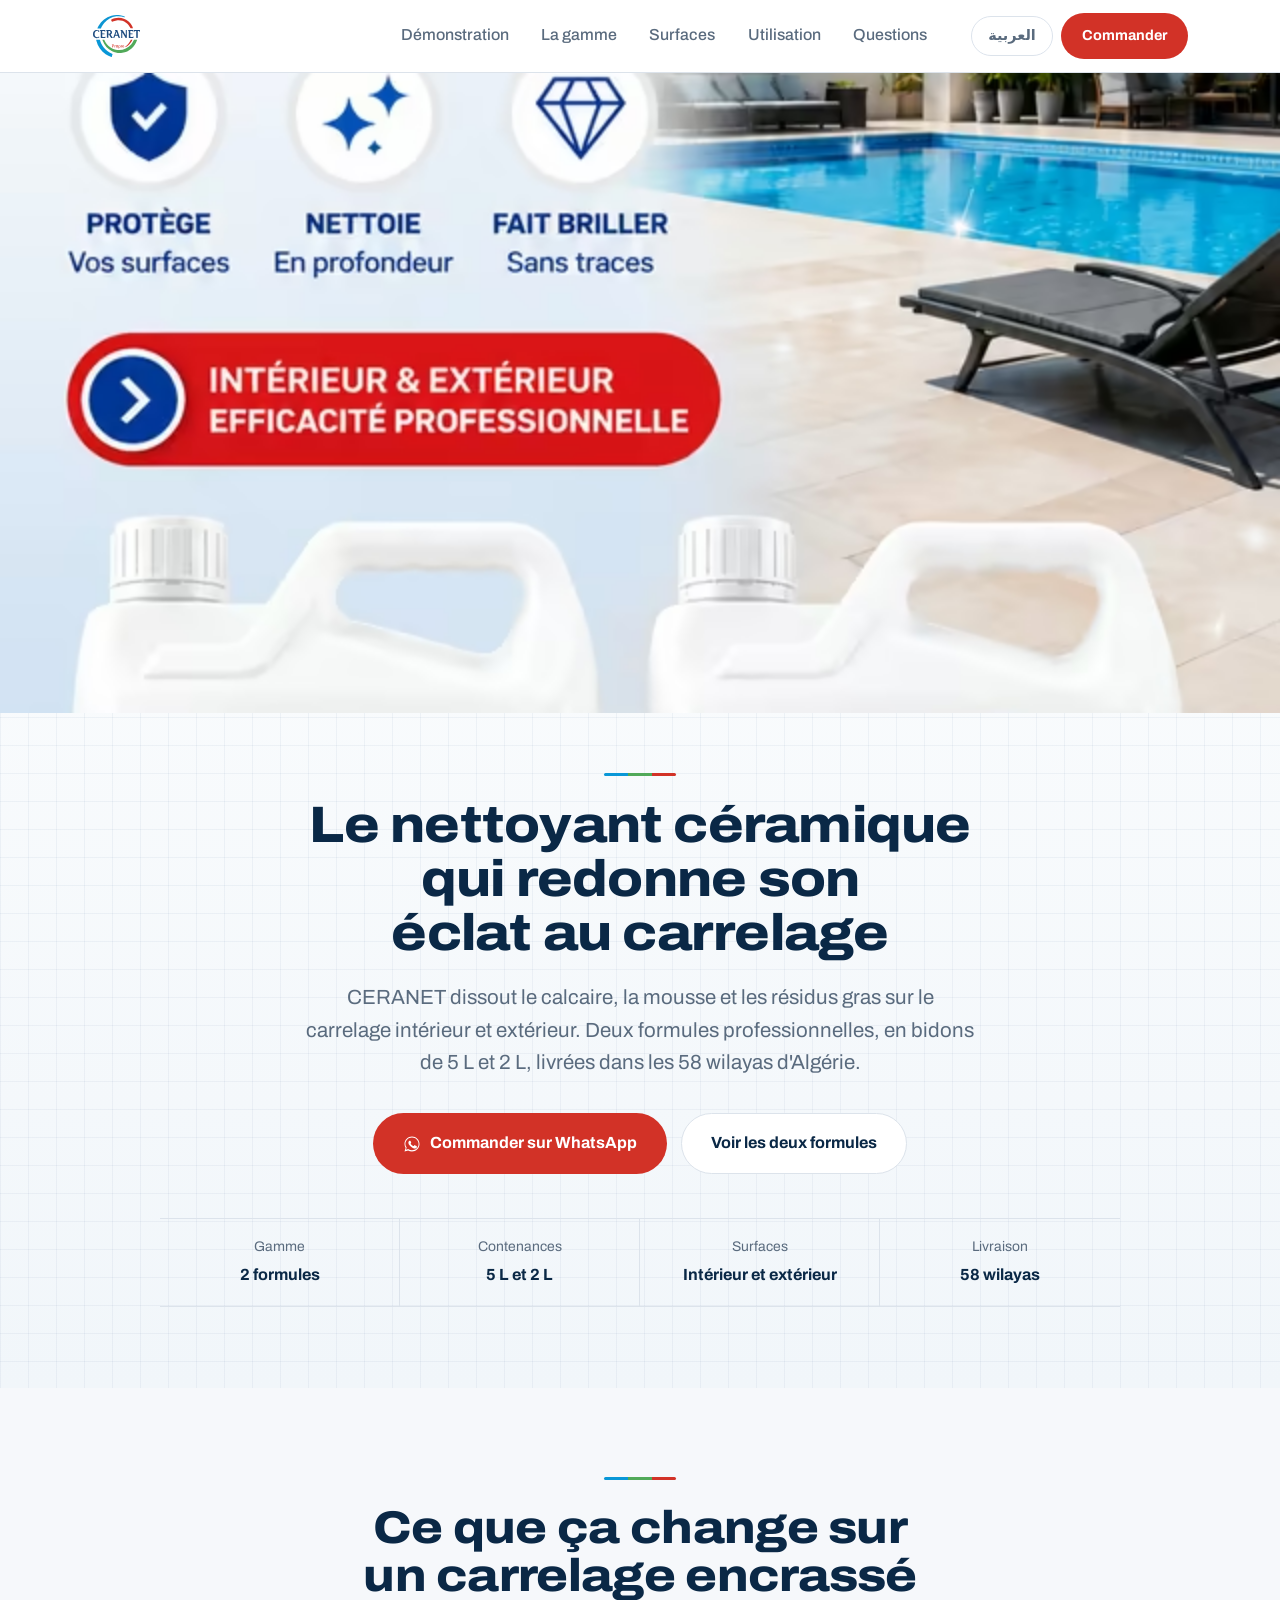
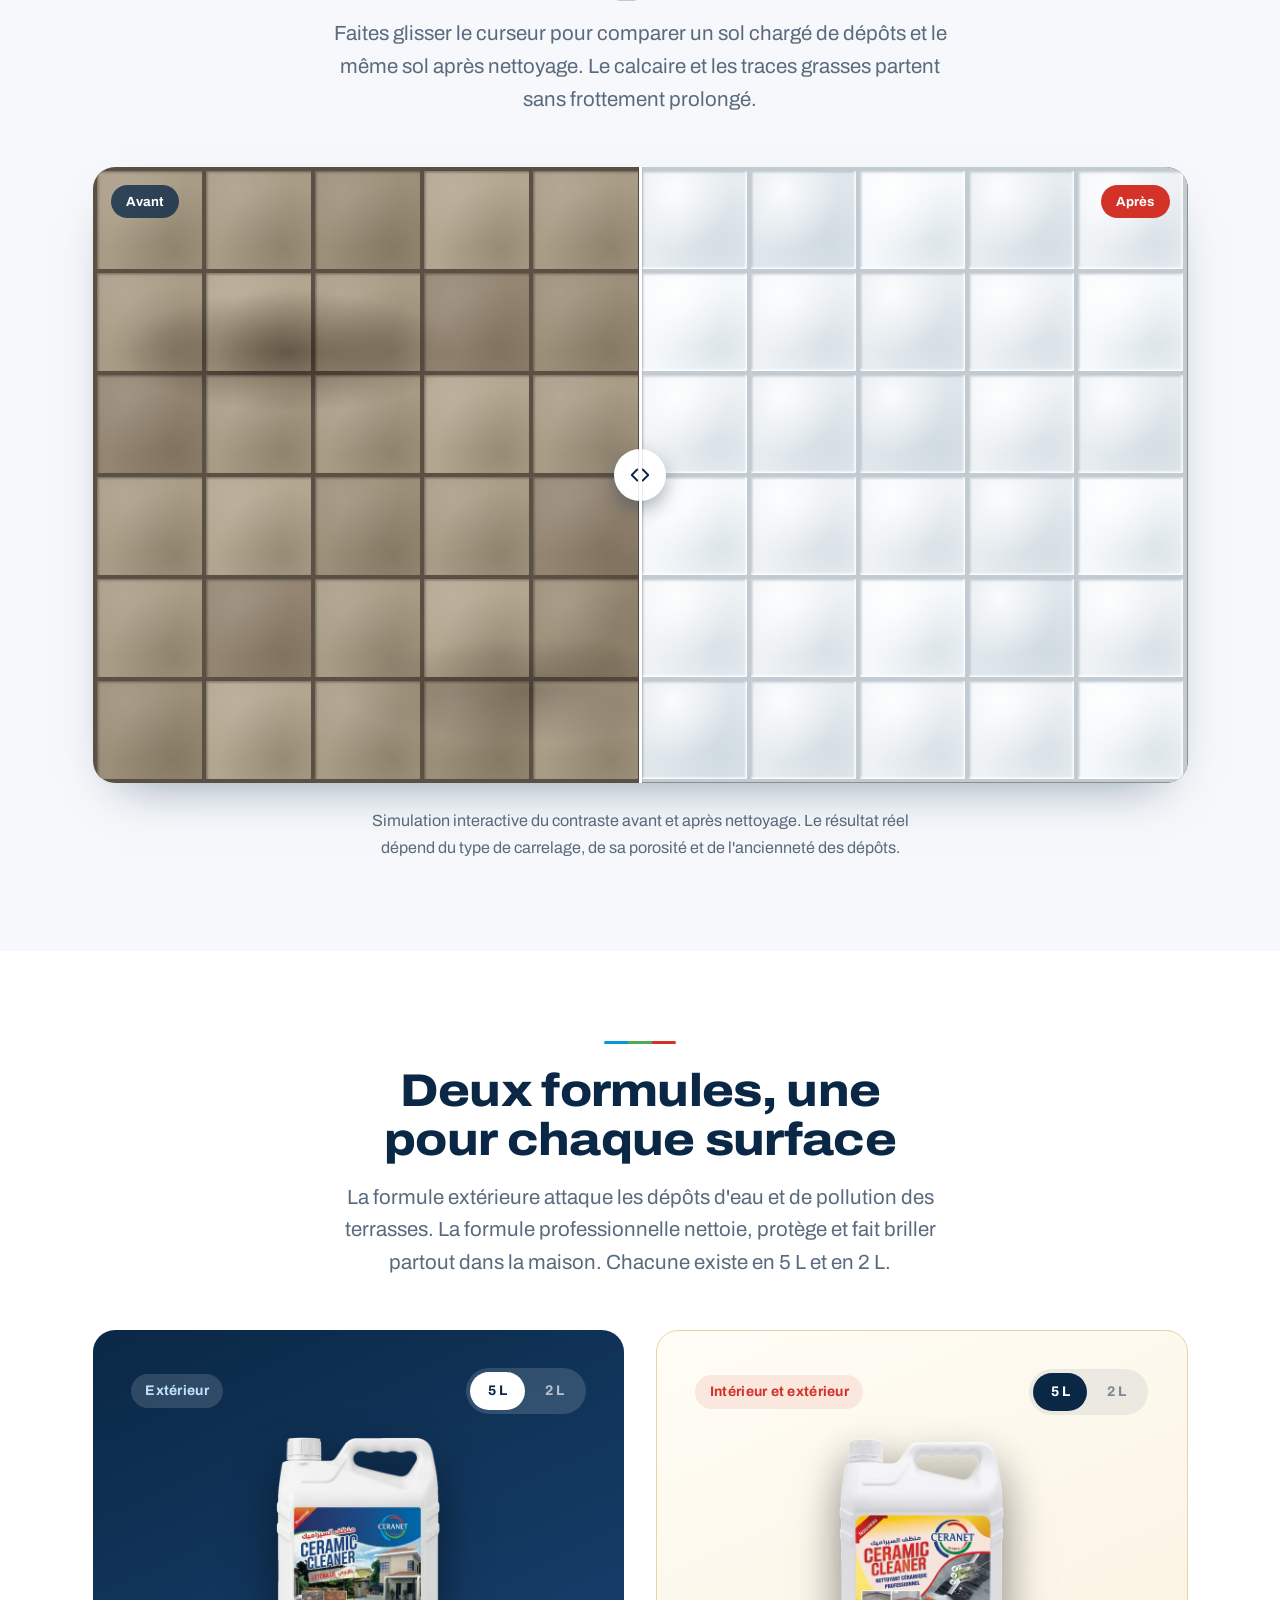
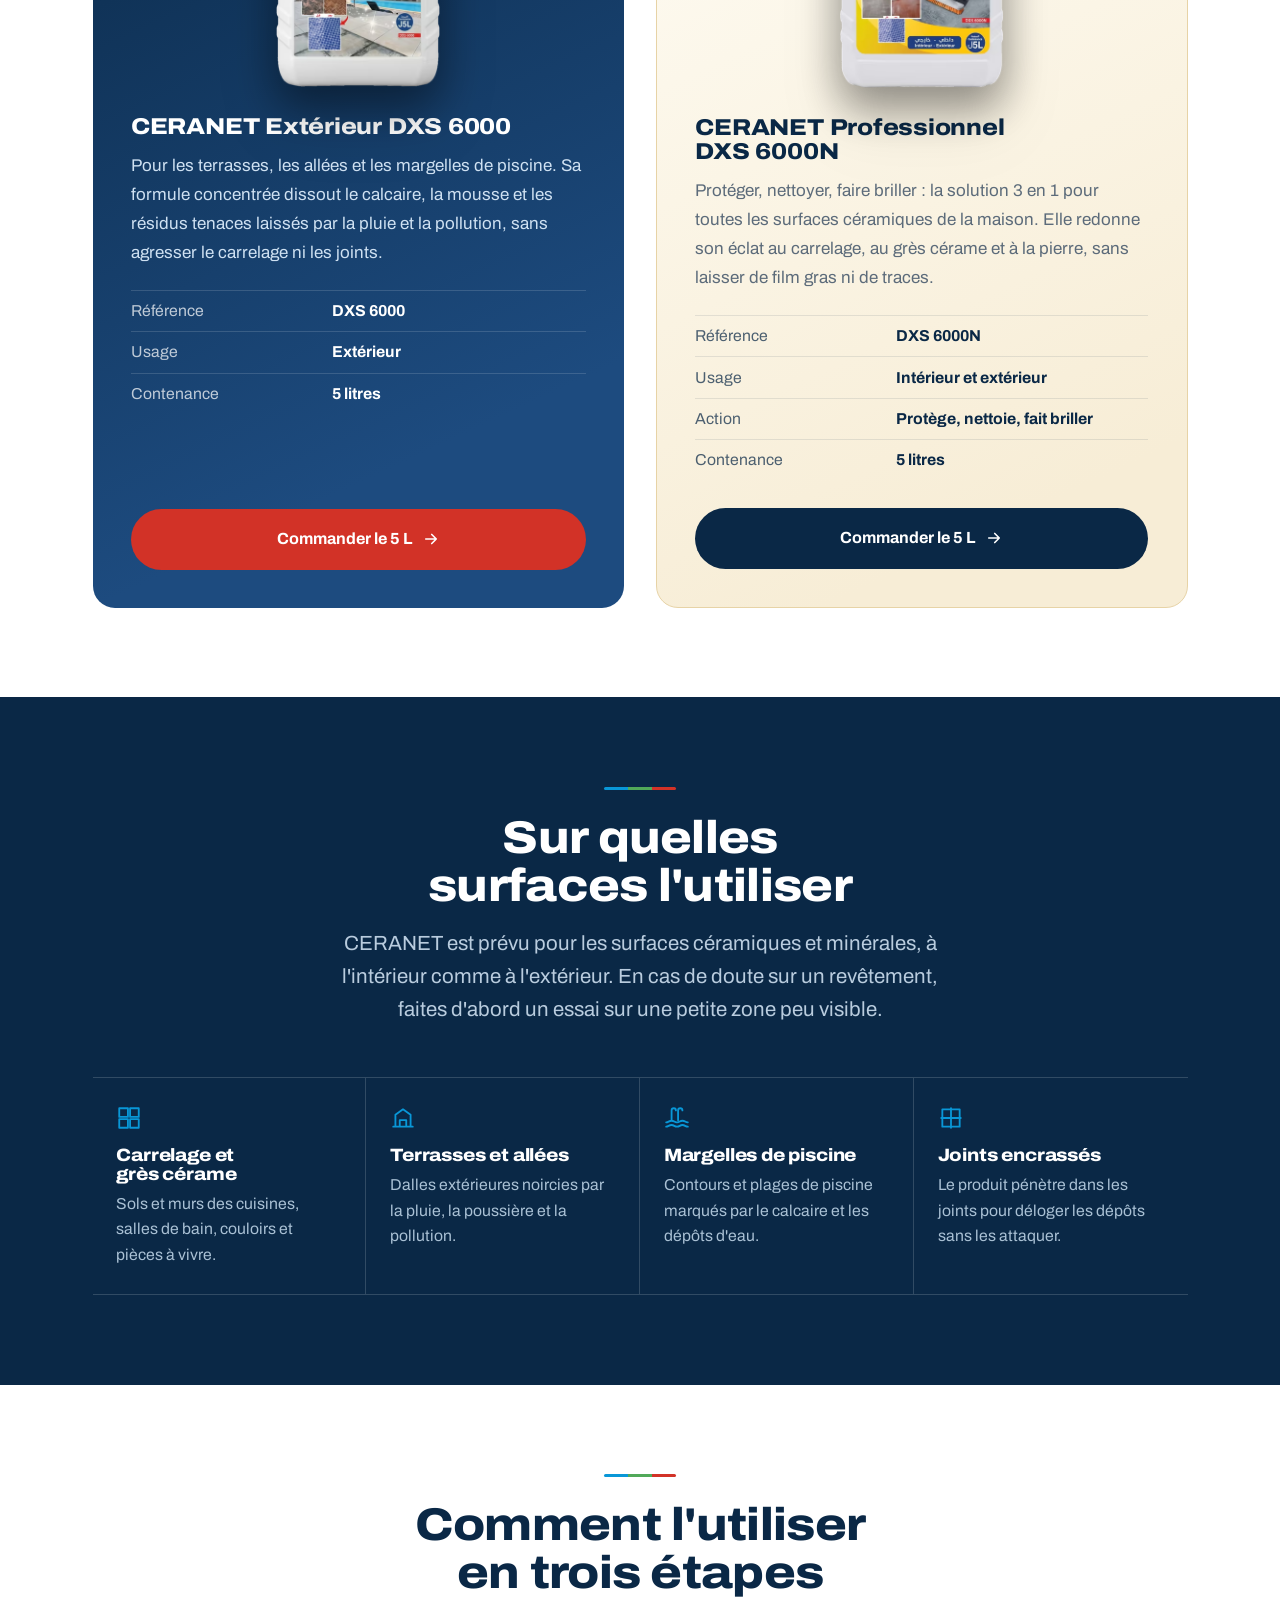
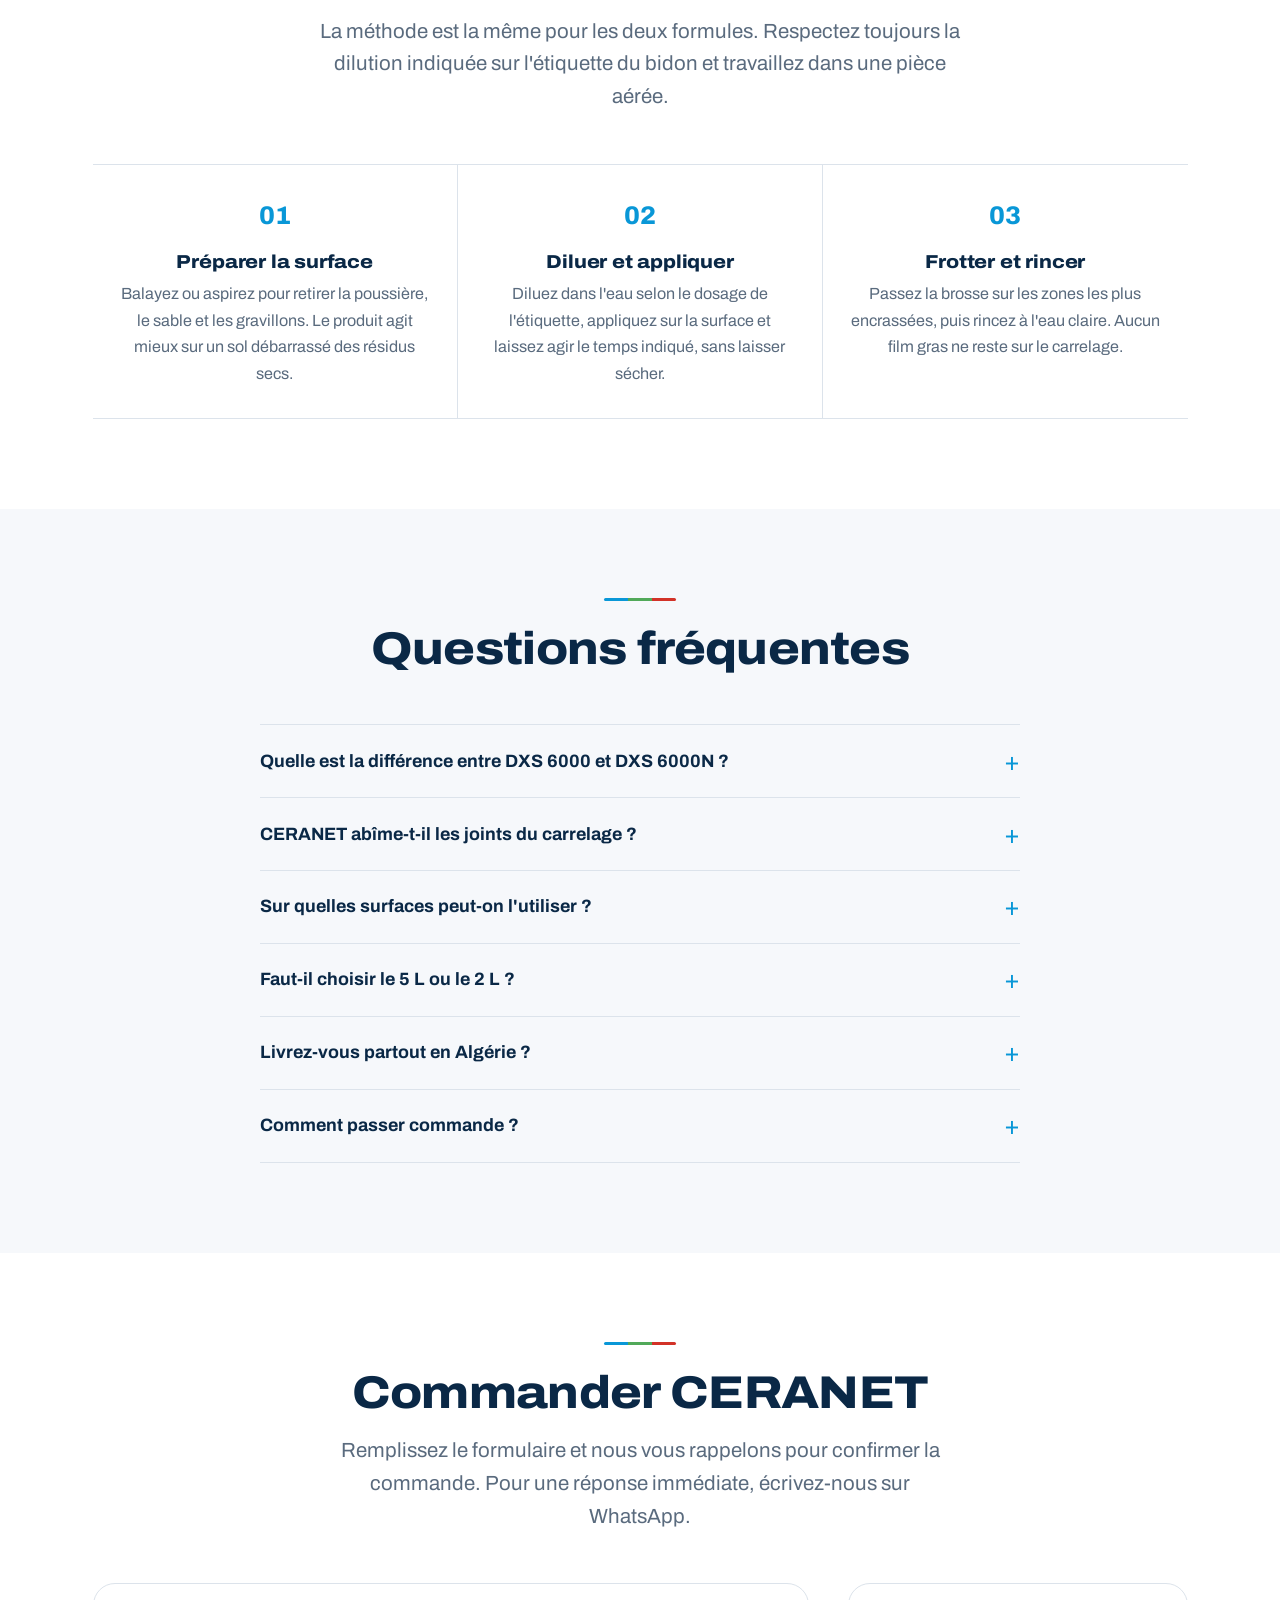
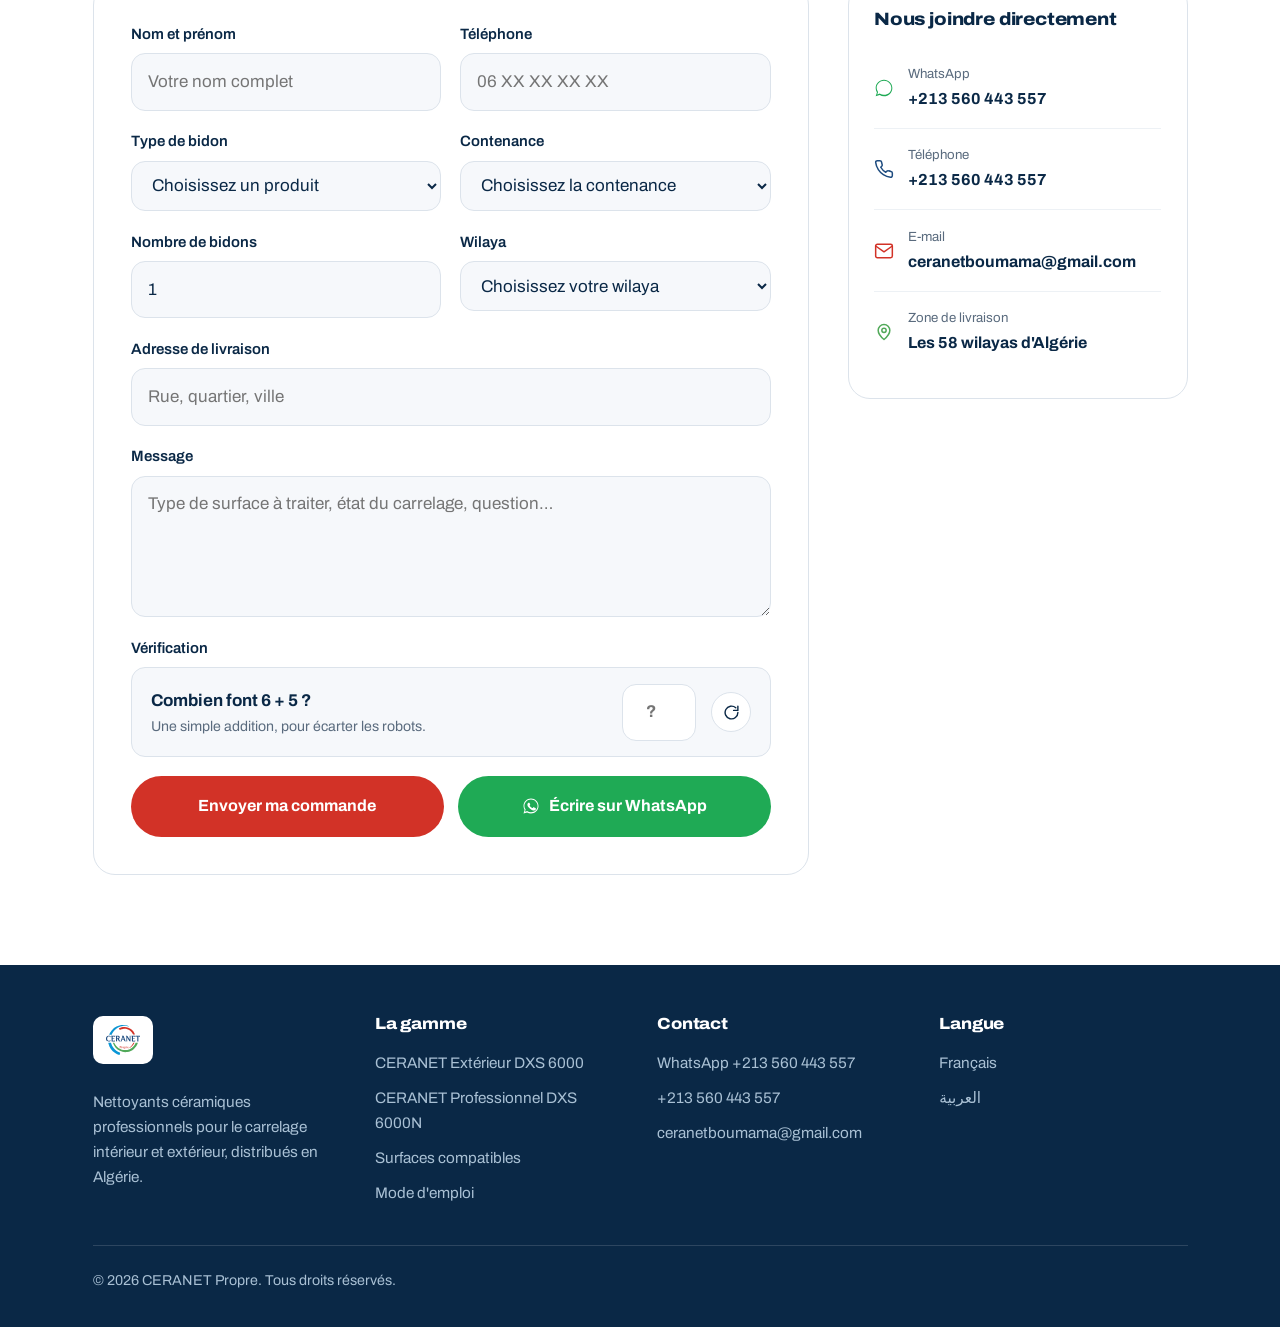
<file: index.html>
<!doctype html>
<html lang="fr" dir="ltr">
<head>
<meta charset="utf-8">
<meta name="viewport" content="width=device-width, initial-scale=1">

<!-- ============================================================
     REMPLACER https://ceranet.vercel.app PARTOUT PAR LE VRAI DOMAINE
     (présent dans : canonical, hreflang, og:url, JSON-LD, sitemap)
     ============================================================ -->

<title>CERANET — Nettoyant céramique professionnel, intérieur et extérieur | Algérie</title>
<meta name="description" content="CERANET dissout calcaire, mousse et résidus gras sur le carrelage intérieur et extérieur. Deux formules professionnelles, DXS 6000 et DXS 6000N, en bidons de 5 L et 2 L. Commande et livraison dans les 58 wilayas.">

<link rel="canonical" href="https://ceranet.vercel.app/">
<link rel="alternate" hreflang="fr" href="https://ceranet.vercel.app/">
<link rel="alternate" hreflang="ar" href="https://ceranet.vercel.app/index-ar.html">
<link rel="alternate" hreflang="x-default" href="https://ceranet.vercel.app/">

<meta property="og:type" content="website">
<meta property="og:site_name" content="CERANET">
<meta property="og:locale" content="fr_DZ">
<meta property="og:locale:alternate" content="ar_DZ">
<meta property="og:url" content="https://ceranet.vercel.app/">
<meta property="og:title" content="CERANET — Nettoyant céramique professionnel, intérieur et extérieur">
<meta property="og:description" content="Dissout calcaire, mousse et résidus gras sur le carrelage. Deux formules, en 5 L et 2 L. Livraison dans les 58 wilayas.">
<meta property="og:image" content="https://ceranet.vercel.app/assets/img/og-fr.jpg">
<meta property="og:image:width" content="1200">
<meta property="og:image:height" content="630">
<meta property="og:image:alt" content="Les deux bidons CERANET de 5 litres devant une terrasse carrelée.">
<meta name="twitter:card" content="summary_large_image">
<meta name="theme-color" content="#0A2846">

<link rel="icon" href="assets/img/ceranet-logo.svg" type="image/svg+xml">
<link rel="apple-touch-icon" href="assets/img/apple-touch-icon.png">
<link rel="manifest" href="site.webmanifest">

<!-- Polices : préconnexion aux deux domaines, sinon le second coûte un aller-retour -->
<link rel="preconnect" href="https://fonts.googleapis.com">
<link rel="preconnect" href="https://fonts.gstatic.com" crossorigin>
<link rel="stylesheet" href="https://fonts.googleapis.com/css2?family=Archivo:wdth,wght@100..125,400..800&display=swap">

<link rel="stylesheet" href="assets/css/style.css?v=3">

<!-- Image LCP : le bidon bleu du hero, préchargé pour accélérer l'affichage -->
<link rel="preload" as="image" type="image/avif"
      href="assets/img/baniere-fr-desktop-1280.avif"
      imagesrcset="assets/img/baniere-fr-mobile-640.avif 640w, assets/img/baniere-fr-mobile-864.avif 864w"
      imagesizes="100vw" media="(max-width:767px)" fetchpriority="high">
<link rel="preload" as="image" type="image/avif"
      href="assets/img/baniere-fr-desktop-1280.avif"
      imagesrcset="assets/img/baniere-fr-desktop-960.avif 960w, assets/img/baniere-fr-desktop-1280.avif 1280w, assets/img/baniere-fr-desktop-1440.avif 1440w, assets/img/baniere-fr-desktop-1774.avif 1774w"
      imagesizes="100vw" media="(min-width:768px)" fetchpriority="high">

<script src="assets/js/app.js?v=3" defer></script>
<script src="assets/js/form.js?v=3" defer></script>
</head>

<body>
<a class="skip-link" href="#main">Aller au contenu</a>

<!-- ===================== NAVIGATION ===================== -->
<header class="nav">
  <div class="shell">
    <div class="nav-row">
      <a class="nav-logo" href="/" aria-label="CERANET, accueil">
        <img src="assets/img/ceranet-logo.svg" alt="CERANET" width="160" height="42">
      </a>

      <nav class="nav-links" aria-label="Navigation principale">
        <a href="#demonstration">Démonstration</a>
        <a href="#gamme">La gamme</a>
        <a href="#surfaces">Surfaces</a>
        <a href="#utilisation">Utilisation</a>
        <a href="#questions">Questions</a>
      </nav>

      <div class="nav-actions">
        <a class="lang-switch" href="index-ar.html" hreflang="ar" lang="ar">العربية</a>
        <a class="btn btn-primary btn-sm nav-desktop-cta" href="#commande">Commander</a>
        <button class="burger" id="burger" type="button"
                aria-expanded="false" aria-controls="navMobile" aria-label="Ouvrir le menu">
          <svg class="icon-open" viewBox="0 0 24 24" fill="none" stroke="currentColor" stroke-width="2" stroke-linecap="round"><path d="M4 7h16M4 12h16M4 17h16"/></svg>
          <svg class="icon-close" viewBox="0 0 24 24" fill="none" stroke="currentColor" stroke-width="2" stroke-linecap="round"><path d="M6 6l12 12M18 6L6 18"/></svg>
        </button>
      </div>
    </div>

    <nav class="nav-mobile" id="navMobile" aria-label="Navigation mobile">
      <a href="#demonstration">Démonstration</a>
      <a href="#gamme">La gamme</a>
      <a href="#surfaces">Surfaces</a>
      <a href="#utilisation">Utilisation</a>
      <a href="#questions">Questions</a>
      <a href="#commande">Commander</a>
    </nav>
  </div>
</header>

<main id="main">

<!-- ===================== HERO =====================
     Le titre est du vrai texte HTML, plus une image :
     c'est ce que Google et les moteurs de réponse lisent. -->
<section class="hero">
      <div class="hero-banner">
        <picture>
          <source media="(max-width:767px)" type="image/avif"
                  srcset="assets/img/baniere-fr-mobile-640.avif 640w, assets/img/baniere-fr-mobile-864.avif 864w"
                  sizes="100vw">
          <source media="(max-width:767px)" type="image/webp"
                  srcset="assets/img/baniere-fr-mobile-640.webp 640w, assets/img/baniere-fr-mobile-864.webp 864w"
                  sizes="100vw">
          <source type="image/avif"
                  srcset="assets/img/baniere-fr-desktop-960.avif 960w, assets/img/baniere-fr-desktop-1280.avif 1280w, assets/img/baniere-fr-desktop-1440.avif 1440w, assets/img/baniere-fr-desktop-1774.avif 1774w"
                  sizes="100vw">
          <source type="image/webp"
                  srcset="assets/img/baniere-fr-desktop-960.webp 960w, assets/img/baniere-fr-desktop-1280.webp 1280w, assets/img/baniere-fr-desktop-1440.webp 1440w, assets/img/baniere-fr-desktop-1774.webp 1774w"
                  sizes="100vw">
          <img src="assets/img/baniere-fr-desktop-960.jpg" width="1774" height="887"
               fetchpriority="high" decoding="async" alt="CERANET, l'expert du nettoyage céramique : brillance éclatante, protection longue durée, formule puissante, pour l'intérieur et l'extérieur.">
        </picture>
      </div>

      <div class="shell">
        <div class="hero-intro">
          <div class="grout-rule"></div>
          <h1>Le nettoyant céramique qui redonne son éclat au carrelage</h1>
          <p class="lead">
            CERANET dissout le calcaire, la mousse et les résidus gras sur le carrelage
            intérieur et extérieur. Deux formules professionnelles, en bidons de 5 L et 2 L,
            livrées dans les 58 wilayas d'Algérie.
          </p>

          <div class="hero-actions">
            <a class="btn btn-primary" href="https://wa.me/213560443557?text=Bonjour%2C%20je%20souhaite%20commander%20CERANET"
               target="_blank" rel="noopener">
              <svg viewBox="0 0 24 24" fill="currentColor" aria-hidden="true"><path d="M12 2C6.5 2 2 6.5 2 12c0 1.9.5 3.7 1.5 5.3L2 22l4.8-1.5C8.3 21.5 10.1 22 12 22c5.5 0 10-4.5 10-10S17.5 2 12 2zm0 18.2c-1.7 0-3.3-.5-4.7-1.3l-.3-.2-3.1 1 1-3-.2-.3C3.7 15 3.2 13.5 3.2 12 3.2 7.1 7.1 3.2 12 3.2s8.8 3.9 8.8 8.8-3.9 8.2-8.8 8.2zm5.5-5.8c-.3-.1-1.6-.8-1.8-.9-.2-.1-.4-.1-.6.1-.2.2-.7.9-.8 1-.2.2-.3.2-.5.1-.3-.1-1.1-.4-2.1-1.3-.8-.7-1.3-1.6-1.4-1.8-.2-.2 0-.4.1-.5l.4-.5c.1-.1.2-.3.1-.5-.1-.2-.6-1.5-.9-2-.2-.5-.5-.5-.6-.5h-.5c-.2 0-.5.1-.7.3-.2.2-1 1-1 2.3 0 1.4 1 2.7 1.1 2.9.1.2 2 3 4.8 4.2.7.3 1.2.5 1.6.6.7.2 1.3.2 1.8.1.6-.1 1.6-.7 1.9-1.3.2-.6.2-1.2.2-1.3-.1-.1-.3-.2-.6-.3z"/></svg>
              Commander sur WhatsApp
            </a>
            <a class="btn btn-outline" href="#gamme">Voir les deux formules</a>
          </div>

          <dl class="hero-spec">
            <div><dt>Gamme</dt><dd>2 formules</dd></div>
            <div><dt>Contenances</dt><dd>5 L et 2 L</dd></div>
            <div><dt>Surfaces</dt><dd>Intérieur et extérieur</dd></div>
            <div><dt>Livraison</dt><dd>58 wilayas</dd></div>
          </dl>
        </div>
      </div>
    </section>

    <!-- ===================== DÉMONSTRATION ===================== -->
<section class="demo tile-pattern" id="demonstration">
  <div class="shell">
    <div class="sec-head reveal">
      <div class="grout-rule"></div>
      <h2>Ce que ça change sur un carrelage encrassé</h2>
      <p class="lead">
        Faites glisser le curseur pour comparer un sol chargé de dépôts et le même sol
        après nettoyage. Le calcaire et les traces grasses partent sans frottement prolongé.
      </p>
    </div>

    <!-- À FAIRE : remplacer cette simulation par deux vraies photos avant / après
         prises chez un client. Une preuve réelle vaut beaucoup plus, autant pour
         la confiance des visiteurs que pour le référencement. -->
    <div class="ba reveal" id="ba" style="--pos:50%">
      <div class="ba-layer ba-before">
        <div class="ba-floor" aria-hidden="true"></div>
        <div class="ba-grime" aria-hidden="true"></div>
      </div>
      <div class="ba-clip">
        <div class="ba-layer ba-after">
          <div class="ba-floor" aria-hidden="true"></div>
        </div>
      </div>
      <span class="ba-tag ba-tag-before">Avant</span>
      <span class="ba-tag ba-tag-after">Après</span>
      <button class="ba-handle" id="baHandle" type="button"
              role="slider" tabindex="0"
              aria-label="Comparer avant et après"
              aria-valuemin="0" aria-valuemax="100" aria-valuenow="50">
        <span class="ba-grip" aria-hidden="true">
          <svg viewBox="0 0 24 24" fill="none" stroke="#0A2846" stroke-width="2" stroke-linecap="round" stroke-linejoin="round"><path d="m9 6-6 6 6 6M15 6l6 6-6 6"/></svg>
        </span>
      </button>
    </div>

    <p class="demo-note">
      Simulation interactive du contraste avant et après nettoyage. Le résultat réel
      dépend du type de carrelage, de sa porosité et de l'ancienneté des dépôts.
    </p>
  </div>
</section>

<!-- ===================== LA GAMME ===================== -->
<section id="gamme">
  <div class="shell">
    <div class="sec-head reveal">
      <div class="grout-rule"></div>
      <h2>Deux formules, une pour chaque surface</h2>
      <p class="lead">
        La formule extérieure attaque les dépôts d'eau et de pollution des terrasses.
        La formule professionnelle nettoie, protège et fait briller partout dans la maison.
        Chacune existe en 5 L et en 2 L.
      </p>
    </div>

    <div class="range-grid">

      <!-- ---------- DXS 6000 · Extérieur ---------- -->
      <article class="product product--ext reveal" data-product="ext">
        <div class="product-head">
          <span class="product-ref">Extérieur</span>
          <div class="sizes" role="group" aria-label="Choisir la contenance">
            <button type="button" data-for="5l" aria-pressed="true">5 L</button>
            <button type="button" data-for="2l" aria-pressed="false">2 L</button>
          </div>
        </div>

        <div class="product-shot">
          <picture data-size="5l" class="is-shown">
            <source type="image/avif" srcset="assets/img/bidon-bleu-5l-520.avif">
            <source type="image/webp" srcset="assets/img/bidon-bleu-5l-520.webp">
            <img src="assets/img/bidon-bleu-5l-520.png" width="592" height="900"
                 loading="lazy" decoding="async"
                 alt="CERANET Extérieur DXS 6000, bidon de 5 litres.">
          </picture>
          <picture data-size="2l">
            <source type="image/avif" srcset="assets/img/bidon-bleu-2l-520.avif">
            <source type="image/webp" srcset="assets/img/bidon-bleu-2l-520.webp">
            <img src="assets/img/bidon-bleu-2l-520.png" width="573" height="900"
                 loading="lazy" decoding="async"
                 alt="CERANET Extérieur DXS 6000, bidon de 2 litres.">
          </picture>
        </div>

        <h3>CERANET Extérieur DXS 6000</h3>
        <p class="product-desc">
          Pour les terrasses, les allées et les margelles de piscine. Sa formule concentrée
          dissout le calcaire, la mousse et les résidus tenaces laissés par la pluie et la
          pollution, sans agresser le carrelage ni les joints.
        </p>

        <ul class="product-facts">
          <li><span>Référence</span><span>DXS 6000</span></li>
          <li><span>Usage</span><span>Extérieur</span></li>
          <li><span>Contenance</span><span data-volume data-5l="5 litres" data-2l="2 litres">5 litres</span></li>
        </ul>

        <a class="btn btn-primary" data-cta
           data-wa="https://wa.me/213560443557?text=Bonjour%2C%20je%20souhaite%20commander%20CERANET%20Ext%C3%A9rieur%20DXS%206000"
           data-5l="Commander le 5 L" data-2l="Commander le 2 L"
           href="https://wa.me/213560443557?text=Bonjour%2C%20je%20souhaite%20commander%20CERANET%20Ext%C3%A9rieur%20DXS%206000%20(5L)"
           target="_blank" rel="noopener">
          <span data-cta-text>Commander le 5 L</span>
          <svg class="arrow" viewBox="0 0 24 24" fill="none" stroke="currentColor" stroke-width="2.2" stroke-linecap="round" stroke-linejoin="round" aria-hidden="true"><path d="M5 12h14M13 6l6 6-6 6"/></svg>
        </a>
      </article>

      <!-- ---------- DXS 6000N · Professionnel ---------- -->
      <article class="product product--pro reveal" data-product="pro">
        <div class="product-head">
          <span class="product-ref">Intérieur et extérieur</span>
          <div class="sizes" role="group" aria-label="Choisir la contenance">
            <button type="button" data-for="5l" aria-pressed="true">5 L</button>
            <button type="button" data-for="2l" aria-pressed="false">2 L</button>
          </div>
        </div>

        <div class="product-shot">
          <picture data-size="5l" class="is-shown">
            <source type="image/avif" srcset="assets/img/bidon-jaune-5l-520.avif">
            <source type="image/webp" srcset="assets/img/bidon-jaune-5l-520.webp">
            <img src="assets/img/bidon-jaune-5l-520.png" width="596" height="900"
                 loading="lazy" decoding="async"
                 alt="CERANET Professionnel DXS 6000N, bidon de 5 litres.">
          </picture>
          <picture data-size="2l">
            <source type="image/avif" srcset="assets/img/bidon-jaune-2l-520.avif">
            <source type="image/webp" srcset="assets/img/bidon-jaune-2l-520.webp">
            <img src="assets/img/bidon-jaune-2l-520.png" width="574" height="900"
                 loading="lazy" decoding="async"
                 alt="CERANET Professionnel DXS 6000N, bidon de 2 litres.">
          </picture>
        </div>

        <h3>CERANET Professionnel DXS 6000N</h3>
        <p class="product-desc">
          Protéger, nettoyer, faire briller : la solution 3 en 1 pour toutes les surfaces
          céramiques de la maison. Elle redonne son éclat au carrelage, au grès cérame et
          à la pierre, sans laisser de film gras ni de traces.
        </p>

        <ul class="product-facts">
          <li><span>Référence</span><span>DXS 6000N</span></li>
          <li><span>Usage</span><span>Intérieur et extérieur</span></li>
          <li><span>Action</span><span>Protège, nettoie, fait briller</span></li>
          <li><span>Contenance</span><span data-volume data-5l="5 litres" data-2l="2 litres">5 litres</span></li>
        </ul>

        <a class="btn btn-ink" data-cta
           data-wa="https://wa.me/213560443557?text=Bonjour%2C%20je%20souhaite%20commander%20CERANET%20Professionnel%20DXS%206000N"
           data-5l="Commander le 5 L" data-2l="Commander le 2 L"
           href="https://wa.me/213560443557?text=Bonjour%2C%20je%20souhaite%20commander%20CERANET%20Professionnel%20DXS%206000N%20(5L)"
           target="_blank" rel="noopener">
          <span data-cta-text>Commander le 5 L</span>
          <svg class="arrow" viewBox="0 0 24 24" fill="none" stroke="currentColor" stroke-width="2.2" stroke-linecap="round" stroke-linejoin="round" aria-hidden="true"><path d="M5 12h14M13 6l6 6-6 6"/></svg>
        </a>
      </article>
    </div>
  </div>
</section>

<!-- ===================== SURFACES ===================== -->
<section class="spec" id="surfaces">
  <div class="shell">
    <div class="sec-head reveal">
      <div class="grout-rule"></div>
      <h2>Sur quelles surfaces l'utiliser</h2>
      <p class="lead">
        CERANET est prévu pour les surfaces céramiques et minérales, à l'intérieur comme
        à l'extérieur. En cas de doute sur un revêtement, faites d'abord un essai sur une
        petite zone peu visible.
      </p>
    </div>

    <div class="spec-grid reveal">
      <div>
        <svg class="spec-icon" viewBox="0 0 24 24" fill="none" stroke-width="1.7" stroke-linecap="round" stroke-linejoin="round" aria-hidden="true"><path d="M3 3h8v8H3zM13 3h8v8h-8zM3 13h8v8H3zM13 13h8v8h-8z"/></svg>
        <h3>Carrelage et grès cérame</h3>
        <p>Sols et murs des cuisines, salles de bain, couloirs et pièces à vivre.</p>
      </div>
      <div>
        <svg class="spec-icon" viewBox="0 0 24 24" fill="none" stroke-width="1.7" stroke-linecap="round" stroke-linejoin="round" aria-hidden="true"><path d="M3 20h18M5 20V9l7-5 7 5v11M9 20v-6h6v6"/></svg>
        <h3>Terrasses et allées</h3>
        <p>Dalles extérieures noircies par la pluie, la poussière et la pollution.</p>
      </div>
      <div>
        <svg class="spec-icon" viewBox="0 0 24 24" fill="none" stroke-width="1.7" stroke-linecap="round" stroke-linejoin="round" aria-hidden="true"><path d="M2 16c2 0 2.5-1.5 5-1.5S9.5 16 12 16s2.5-1.5 5-1.5S19.5 16 22 16M2 20c2 0 2.5-1.5 5-1.5S9.5 20 12 20s2.5-1.5 5-1.5S19.5 20 22 20M7 14V5a2 2 0 1 1 4 0M13 14V5a2 2 0 1 1 4 0"/></svg>
        <h3>Margelles de piscine</h3>
        <p>Contours et plages de piscine marqués par le calcaire et les dépôts d'eau.</p>
      </div>
      <div>
        <svg class="spec-icon" viewBox="0 0 24 24" fill="none" stroke-width="1.7" stroke-linecap="round" stroke-linejoin="round" aria-hidden="true"><path d="M12 3v18M3 12h18"/><path d="M4 4h16v16H4z"/></svg>
        <h3>Joints encrassés</h3>
        <p>Le produit pénètre dans les joints pour déloger les dépôts sans les attaquer.</p>
      </div>
    </div>
  </div>
</section>

<!-- ===================== UTILISATION ===================== -->
<section id="utilisation">
  <div class="shell">
    <div class="sec-head reveal">
      <div class="grout-rule"></div>
      <h2>Comment l'utiliser en trois étapes</h2>
      <p class="lead">
        La méthode est la même pour les deux formules. Respectez toujours la dilution
        indiquée sur l'étiquette du bidon et travaillez dans une pièce aérée.
      </p>
    </div>

    <!-- À FAIRE : remplacer les indications de dilution et de temps de pose par
         celles exactement inscrites sur l'étiquette avant la mise en ligne. -->
    <div class="steps reveal">
      <div class="step">
        <h3>Préparer la surface</h3>
        <p>Balayez ou aspirez pour retirer la poussière, le sable et les gravillons. Le produit agit mieux sur un sol débarrassé des résidus secs.</p>
      </div>
      <div class="step">
        <h3>Diluer et appliquer</h3>
        <p>Diluez dans l'eau selon le dosage de l'étiquette, appliquez sur la surface et laissez agir le temps indiqué, sans laisser sécher.</p>
      </div>
      <div class="step">
        <h3>Frotter et rincer</h3>
        <p>Passez la brosse sur les zones les plus encrassées, puis rincez à l'eau claire. Aucun film gras ne reste sur le carrelage.</p>
      </div>
    </div>
  </div>
</section>

<!-- ===================== QUESTIONS ===================== -->
<section class="faq tile-pattern" id="questions">
  <div class="shell">
    <div class="sec-head reveal">
      <div class="grout-rule"></div>
      <h2>Questions fréquentes</h2>
    </div>

    <div class="faq-list reveal">
      <details>
        <summary>Quelle est la différence entre DXS 6000 et DXS 6000N ?</summary>
        <div class="faq-answer">
          <p>DXS 6000 est la formule extérieure : elle est pensée pour les terrasses, les allées et les margelles de piscine, où les dépôts viennent de la pluie, du calcaire et de la pollution. DXS 6000N est la formule professionnelle 3 en 1, utilisable à l'intérieur comme à l'extérieur, qui nettoie, protège et fait briller le carrelage de toute la maison.</p>
        </div>
      </details>

      <details>
        <summary>CERANET abîme-t-il les joints du carrelage ?</summary>
        <div class="faq-answer">
          <p>Non : la formule est conçue pour déloger les dépôts logés dans les joints sans les attaquer. Comme pour tout produit de nettoyage, faites un essai sur une petite zone peu visible avant de traiter une grande surface, en particulier sur un revêtement ancien ou poreux.</p>
        </div>
      </details>

      <details>
        <summary>Sur quelles surfaces peut-on l'utiliser ?</summary>
        <div class="faq-answer">
          <p>Carrelage, grès cérame, pierre, dalles de terrasse, allées et margelles de piscine, à l'intérieur comme à l'extérieur. Le produit n'est pas prévu pour le parquet, les surfaces textiles ni les métaux non protégés.</p>
        </div>
      </details>

      <details>
        <summary>Faut-il choisir le 5 L ou le 2 L ?</summary>
        <div class="faq-answer">
          <p>Le bidon de 5 litres est le format économique : il convient aux grandes surfaces, aux terrasses et à un usage régulier, notamment pour les professionnels du nettoyage. Le 2 litres est adapté à un usage ponctuel ou à un premier essai.</p>
        </div>
      </details>

      <details>
        <summary>Livrez-vous partout en Algérie ?</summary>
        <div class="faq-answer">
          <p>Oui, nous livrons dans les 58 wilayas. Indiquez votre wilaya et votre adresse dans le formulaire de commande, ou envoyez-les directement par WhatsApp au +213 560 443 557.</p>
        </div>
      </details>

      <details>
        <summary>Comment passer commande ?</summary>
        <div class="faq-answer">
          <p>Deux possibilités : le formulaire en bas de cette page, ou WhatsApp au +213 560 443 557. Dans les deux cas, nous vous confirmons le prix, le délai de livraison et les modalités de paiement avant l'expédition.</p>
        </div>
      </details>
    </div>
  </div>
</section>

<!-- ===================== COMMANDE ===================== -->
<section id="commande">
  <div class="shell">
    <div class="sec-head reveal">
      <div class="grout-rule"></div>
      <h2>Commander CERANET</h2>
      <p class="lead">
        Remplissez le formulaire et nous vous rappelons pour confirmer la commande.
        Pour une réponse immédiate, écrivez-nous sur WhatsApp.
      </p>
    </div>

    <div class="order-grid">
      <form class="form" id="orderForm" data-redirect="index.html" novalidate>
        <!-- Clé Web3Forms liée à ceranetboumama@gmail.com : c'est elle, et non
             l'adresse affichée sur la page, qui décide où arrivent les commandes.
             Elle est publique par conception, aucun risque à la laisser visible.
             Si l'adresse de réception change un jour, créer une nouvelle clé sur
             web3forms.com et la remplacer dans index.html ET index-ar.html. -->
        <input type="hidden" name="access_key" value="5597eade-ddc3-42f3-97f8-0fcc0684e5a7">
        <input type="hidden" name="subject" value="Nouvelle commande — Site CERANET (FR)">
        <input type="hidden" name="from_name" value="Site CERANET">

        <div class="honeypot" aria-hidden="true">
          <label for="website">Ne remplissez pas ce champ</label>
          <input type="text" id="website" name="botcheck" tabindex="-1" autocomplete="off">
        </div>

        <div class="field">
          <label for="fName">Nom et prénom</label>
          <input type="text" id="fName" name="name" autocomplete="name"
                 placeholder="Votre nom complet" data-required>
          <p class="error" data-error-for="fName" hidden>Indiquez votre nom et prénom.</p>
        </div>

        <div class="field">
          <label for="fPhone">Téléphone</label>
          <input type="tel" id="fPhone" name="phone" autocomplete="tel"
                 placeholder="06 XX XX XX XX" data-required>
          <p class="error" data-error-for="fPhone" hidden>Indiquez un numéro de téléphone.</p>
        </div>

        <div class="field">
          <label for="fProduct">Type de bidon</label>
          <select id="fProduct" name="product" data-required>
            <option value="">Choisissez un produit</option>
            <option>CERANET Extérieur DXS 6000</option>
            <option>CERANET Professionnel DXS 6000N</option>
            <option>Je ne sais pas encore</option>
          </select>
          <p class="error" data-error-for="fProduct" hidden>Choisissez un type de bidon.</p>
        </div>

        <div class="field">
          <label for="fSize">Contenance</label>
          <select id="fSize" name="size" data-required>
            <option value="">Choisissez la contenance</option>
            <option>5 litres</option>
            <option>2 litres</option>
          </select>
          <p class="error" data-error-for="fSize" hidden>Choisissez la contenance.</p>
        </div>

        <div class="field">
          <label for="fQty">Nombre de bidons</label>
          <input type="number" id="fQty" name="quantity" min="1" max="500" step="1"
                 inputmode="numeric" value="1" data-required>
          <p class="error" data-error-for="fQty" hidden>Indiquez combien de bidons vous souhaitez.</p>
        </div>

        <div class="field">
          <label for="fWilaya">Wilaya</label>
          <select id="fWilaya" name="wilaya" data-required>
            <option value="">Choisissez votre wilaya</option>
            <option>01 - Adrar</option>
            <option>02 - Chlef</option>
            <option>03 - Laghouat</option>
            <option>04 - Oum El Bouaghi</option>
            <option>05 - Batna</option>
            <option>06 - Béjaïa</option>
            <option>07 - Biskra</option>
            <option>08 - Béchar</option>
            <option>09 - Blida</option>
            <option>10 - Bouira</option>
            <option>11 - Tamanrasset</option>
            <option>12 - Tébessa</option>
            <option>13 - Tlemcen</option>
            <option>14 - Tiaret</option>
            <option>15 - Tizi Ouzou</option>
            <option>16 - Alger</option>
            <option>17 - Djelfa</option>
            <option>18 - Jijel</option>
            <option>19 - Sétif</option>
            <option>20 - Saïda</option>
            <option>21 - Skikda</option>
            <option>22 - Sidi Bel Abbès</option>
            <option>23 - Annaba</option>
            <option>24 - Guelma</option>
            <option>25 - Constantine</option>
            <option>26 - Médéa</option>
            <option>27 - Mostaganem</option>
            <option>28 - M'Sila</option>
            <option>29 - Mascara</option>
            <option>30 - Ouargla</option>
            <option>31 - Oran</option>
            <option>32 - El Bayadh</option>
            <option>33 - Illizi</option>
            <option>34 - Bordj Bou Arréridj</option>
            <option>35 - Boumerdès</option>
            <option>36 - El Tarf</option>
            <option>37 - Tindouf</option>
            <option>38 - Tissemsilt</option>
            <option>39 - El Oued</option>
            <option>40 - Khenchela</option>
            <option>41 - Souk Ahras</option>
            <option>42 - Tipaza</option>
            <option>43 - Mila</option>
            <option>44 - Aïn Defla</option>
            <option>45 - Naâma</option>
            <option>46 - Aïn Témouchent</option>
            <option>47 - Ghardaïa</option>
            <option>48 - Relizane</option>
            <option>49 - Timimoun</option>
            <option>50 - Bordj Badji Mokhtar</option>
            <option>51 - Ouled Djellal</option>
            <option>52 - Béni Abbès</option>
            <option>53 - In Salah</option>
            <option>54 - In Guezzam</option>
            <option>55 - Touggourt</option>
            <option>56 - Djanet</option>
            <option>57 - El M'Ghair</option>
            <option>58 - El Meniaa</option>
          </select>
          <p class="error" data-error-for="fWilaya" hidden>Choisissez votre wilaya.</p>
        </div>

        <div class="field field--wide">
          <label for="fAddress">Adresse de livraison</label>
          <input type="text" id="fAddress" name="address" autocomplete="street-address"
                 placeholder="Rue, quartier, ville" data-required>
          <p class="error" data-error-for="fAddress" hidden>Indiquez votre adresse de livraison.</p>
        </div>

        <div class="field field--wide">
          <label for="fMessage">Message</label>
          <textarea id="fMessage" name="message" rows="4" data-required
                    placeholder="Type de surface à traiter, état du carrelage, question…"></textarea>
          <p class="error" data-error-for="fMessage" hidden>Écrivez-nous un mot sur votre besoin.</p>
        </div>

        <div class="field field--wide">
          <label for="challengeAnswer">Vérification</label>
          <div class="challenge" id="challenge">
            <p class="challenge-q">
              Combien font <span id="challengeA">3</span> + <span id="challengeB">5</span> ?
              <small>Une simple addition, pour écarter les robots.</small>
            </p>
            <input type="number" inputmode="numeric" id="challengeAnswer"
                   name="challenge_answer" placeholder="?" autocomplete="off"
                   aria-label="Résultat de l'addition">
            <button type="button" id="challengeRenew" aria-label="Changer le calcul">
              <svg viewBox="0 0 24 24" fill="none" stroke="#0A2846" stroke-width="2" stroke-linecap="round" stroke-linejoin="round" aria-hidden="true"><path d="M21 12a9 9 0 1 1-3-6.7M21 3v6h-6"/></svg>
            </button>
          </div>
          <p class="error" data-error-for="challengeAnswer" hidden>Le résultat ne correspond pas, réessayez.</p>
        </div>

        <p class="form-error" hidden>
          L'envoi n'a pas abouti. Réessayez, ou contactez-nous directement sur WhatsApp.
        </p>

        <div class="form-actions">
          <button class="btn btn-primary" type="submit" data-sending="Envoi en cours…">
            Envoyer ma commande
          </button>
          <a class="btn btn-wa" href="https://wa.me/213560443557" target="_blank" rel="noopener">
            <svg viewBox="0 0 24 24" fill="currentColor" aria-hidden="true"><path d="M12 2C6.5 2 2 6.5 2 12c0 1.9.5 3.7 1.5 5.3L2 22l4.8-1.5C8.3 21.5 10.1 22 12 22c5.5 0 10-4.5 10-10S17.5 2 12 2zm0 18.2c-1.7 0-3.3-.5-4.7-1.3l-.3-.2-3.1 1 1-3-.2-.3C3.7 15 3.2 13.5 3.2 12 3.2 7.1 7.1 3.2 12 3.2s8.8 3.9 8.8 8.8-3.9 8.2-8.8 8.2zm5.5-5.8c-.3-.1-1.6-.8-1.8-.9-.2-.1-.4-.1-.6.1-.2.2-.7.9-.8 1-.2.2-.3.2-.5.1-.3-.1-1.1-.4-2.1-1.3-.8-.7-1.3-1.6-1.4-1.8-.2-.2 0-.4.1-.5l.4-.5c.1-.1.2-.3.1-.5-.1-.2-.6-1.5-.9-2-.2-.5-.5-.5-.6-.5h-.5c-.2 0-.5.1-.7.3-.2.2-1 1-1 2.3 0 1.4 1 2.7 1.1 2.9.1.2 2 3 4.8 4.2.7.3 1.2.5 1.6.6.7.2 1.3.2 1.8.1.6-.1 1.6-.7 1.9-1.3.2-.6.2-1.2.2-1.3-.1-.1-.3-.2-.6-.3z"/></svg>
            Écrire sur WhatsApp
          </a>
        </div>
      </form>

      <aside class="contact-card reveal">
        <h3>Nous joindre directement</h3>
        <ul class="contact-list">
          <li>
            <a href="https://wa.me/213560443557" target="_blank" rel="noopener">
              <svg viewBox="0 0 24 24" fill="#1FAA55" aria-hidden="true"><path d="M12 2C6.5 2 2 6.5 2 12c0 1.9.5 3.7 1.5 5.3L2 22l4.8-1.5C8.3 21.5 10.1 22 12 22c5.5 0 10-4.5 10-10S17.5 2 12 2zm0 18.2c-1.7 0-3.3-.5-4.7-1.3l-.3-.2-3.1 1 1-3-.2-.3C3.7 15 3.2 13.5 3.2 12 3.2 7.1 7.1 3.2 12 3.2s8.8 3.9 8.8 8.8-3.9 8.2-8.8 8.2z"/></svg>
              <span><span class="label">WhatsApp</span><span class="value" dir="ltr">+213 560 443 557</span></span>
            </a>
          </li>
          <li>
            <a href="tel:+213560443557">
              <svg viewBox="0 0 24 24" fill="none" stroke="#1D4B7F" stroke-width="1.8" stroke-linecap="round" stroke-linejoin="round" aria-hidden="true"><path d="M22 16.9v3a2 2 0 0 1-2.2 2 19.8 19.8 0 0 1-8.6-3.1 19.5 19.5 0 0 1-6-6A19.8 19.8 0 0 1 2 4.1 2 2 0 0 1 4.1 2h3a2 2 0 0 1 2 1.7c.1 1 .4 1.9.7 2.8a2 2 0 0 1-.5 2.1L8.1 9.9a16 16 0 0 0 6 6l1.3-1.3a2 2 0 0 1 2.1-.4c.9.3 1.8.6 2.8.7a2 2 0 0 1 1.7 2z"/></svg>
              <span><span class="label">Téléphone</span><span class="value" dir="ltr">+213 560 443 557</span></span>
            </a>
          </li>
          <li>
            <a href="mailto:ceranetboumama@gmail.com">
              <svg viewBox="0 0 24 24" fill="none" stroke="#D23227" stroke-width="1.8" stroke-linecap="round" stroke-linejoin="round" aria-hidden="true"><rect x="2" y="4" width="20" height="16" rx="2"/><path d="m22 6-10 7L2 6"/></svg>
              <span><span class="label">E-mail</span><span class="value">ceranetboumama@gmail.com</span></span>
            </a>
          </li>
          <li>
            <div>
              <svg viewBox="0 0 24 24" fill="none" stroke="#51A959" stroke-width="1.8" stroke-linecap="round" stroke-linejoin="round" aria-hidden="true"><path d="M12 21s7-5.6 7-11a7 7 0 1 0-14 0c0 5.4 7 11 7 11z"/><circle cx="12" cy="10" r="2.6"/></svg>
              <span><span class="label">Zone de livraison</span><span class="value">Les 58 wilayas d'Algérie</span></span>
            </div>
          </li>
        </ul>
      </aside>
    </div>
  </div>
</section>

</main>

<!-- ===================== PIED DE PAGE ===================== -->
<footer class="footer">
  <div class="shell">
    <div class="footer-grid">
      <div>
        <span class="footer-logo"><img src="assets/img/ceranet-logo.svg" alt="CERANET" width="115" height="30" loading="lazy"></span>
        <p>Nettoyants céramiques professionnels pour le carrelage intérieur et extérieur, distribués en Algérie.</p>
      </div>
      <div>
        <h3>La gamme</h3>
        <ul>
          <li><a href="#gamme">CERANET Extérieur DXS 6000</a></li>
          <li><a href="#gamme">CERANET Professionnel DXS 6000N</a></li>
          <li><a href="#surfaces">Surfaces compatibles</a></li>
          <li><a href="#utilisation">Mode d'emploi</a></li>
        </ul>
      </div>
      <div>
        <h3>Contact</h3>
        <ul>
          <li><a href="https://wa.me/213560443557" target="_blank" rel="noopener">WhatsApp <span dir="ltr">+213 560 443 557</span></a></li>
          <li><a href="tel:+213560443557"><span dir="ltr">+213 560 443 557</span></a></li>
          <li><a href="mailto:ceranetboumama@gmail.com">ceranetboumama@gmail.com</a></li>
        </ul>
      </div>
      <div>
        <h3>Langue</h3>
        <ul>
          <li><a href="/" hreflang="fr">Français</a></li>
          <li><a href="index-ar.html" hreflang="ar" lang="ar">العربية</a></li>
        </ul>
      </div>
    </div>
    <p class="footer-bottom">© 2026 CERANET Propre. Tous droits réservés.</p>
  </div>
</footer>

<!-- Confirmation d'envoi -->
<div class="sent" id="sent" role="status" aria-live="polite">
  <div>
    <div class="sent-mark">
      <svg viewBox="0 0 52 52" aria-hidden="true"><circle cx="26" cy="26" r="23"/><path d="M15 27l8 8 15-17"/></svg>
    </div>
    <h2>Commande envoyée</h2>
    <p>Merci. Nous vous rappelons rapidement pour confirmer le produit, le prix et le délai de livraison.</p>
    <p style="margin-top:1.5rem;font-size:.88rem;opacity:.75">Retour à l'accueil dans <span data-countdown>5</span> s</p>
  </div>
</div>

<!-- ============================================================
     DONNÉES STRUCTURÉES
     Elles décrivent l'entreprise et les produits aux moteurs de
     recherche et aux assistants IA. À COMPLÉTER : adresse postale
     exacte, prix, et liens des pages Facebook / Instagram.
     ============================================================ -->
<script type="application/ld+json">
{
  "@context": "https://schema.org",
  "@graph": [
    {
      "@type": "Organization",
      "@id": "https://ceranet.vercel.app/#organisation",
      "name": "CERANET",
      "alternateName": "CERANET Propre",
      "url": "https://ceranet.vercel.app/",
      "logo": "https://ceranet.vercel.app/assets/img/icon-512.png",
      "image": "https://ceranet.vercel.app/assets/img/og-fr.jpg",
      "description": "Nettoyants céramiques professionnels pour carrelage intérieur et extérieur, distribués en Algérie.",
      "email": "ceranetboumama@gmail.com",
      "telephone": "+213560443557",
      "address": {
        "@type": "PostalAddress",
        "addressCountry": "DZ"
      },
      "areaServed": {
        "@type": "Country",
        "name": "Algérie"
      },
      "contactPoint": [{
        "@type": "ContactPoint",
        "telephone": "+213560443557",
        "contactType": "sales",
        "availableLanguage": ["fr", "ar"],
        "areaServed": "DZ"
      }]
    },
    {
      "@type": "WebSite",
      "@id": "https://ceranet.vercel.app/#site",
      "url": "https://ceranet.vercel.app/",
      "name": "CERANET",
      "inLanguage": "fr",
      "publisher": { "@id": "https://ceranet.vercel.app/#organisation" }
    },
    {
      "@type": "Product",
      "@id": "https://ceranet.vercel.app/#dxs6000",
      "name": "CERANET Extérieur DXS 6000",
      "sku": "DXS 6000",
      "category": "Nettoyant céramique extérieur",
      "description": "Nettoyant céramique extérieur concentré pour terrasses, allées et margelles de piscine. Dissout le calcaire, la mousse et les résidus tenaces sans agresser les joints. Disponible en bidons de 5 litres et 2 litres.",
      "image": "https://ceranet.vercel.app/assets/img/bidon-bleu-5l-900.webp",
      "brand": { "@id": "https://ceranet.vercel.app/#organisation" },
      "hasMeasurement": [
        { "@type": "QuantitativeValue", "name": "Contenance", "value": 5, "unitCode": "LTR" },
        { "@type": "QuantitativeValue", "name": "Contenance", "value": 2, "unitCode": "LTR" }
      ]
    },
    {
      "@type": "Product",
      "@id": "https://ceranet.vercel.app/#dxs6000n",
      "name": "CERANET Professionnel DXS 6000N",
      "sku": "DXS 6000N",
      "category": "Nettoyant céramique intérieur et extérieur",
      "description": "Nettoyant céramique professionnel 3 en 1 pour l'intérieur et l'extérieur : protège, nettoie et fait briller le carrelage, le grès cérame et la pierre, sans film gras ni traces. Disponible en bidons de 5 litres et 2 litres.",
      "image": "https://ceranet.vercel.app/assets/img/bidon-jaune-5l-900.webp",
      "brand": { "@id": "https://ceranet.vercel.app/#organisation" },
      "hasMeasurement": [
        { "@type": "QuantitativeValue", "name": "Contenance", "value": 5, "unitCode": "LTR" },
        { "@type": "QuantitativeValue", "name": "Contenance", "value": 2, "unitCode": "LTR" }
      ]
    },
    {
      "@type": "FAQPage",
      "@id": "https://ceranet.vercel.app/#faq",
      "inLanguage": "fr",
      "mainEntity": [
        {
          "@type": "Question",
          "name": "Quelle est la différence entre DXS 6000 et DXS 6000N ?",
          "acceptedAnswer": { "@type": "Answer", "text": "DXS 6000 est la formule extérieure, pensée pour les terrasses, les allées et les margelles de piscine, où les dépôts viennent de la pluie, du calcaire et de la pollution. DXS 6000N est la formule professionnelle 3 en 1, utilisable à l'intérieur comme à l'extérieur, qui nettoie, protège et fait briller le carrelage de toute la maison." }
        },
        {
          "@type": "Question",
          "name": "CERANET abîme-t-il les joints du carrelage ?",
          "acceptedAnswer": { "@type": "Answer", "text": "Non : la formule est conçue pour déloger les dépôts logés dans les joints sans les attaquer. Comme pour tout produit de nettoyage, faites un essai sur une petite zone peu visible avant de traiter une grande surface, en particulier sur un revêtement ancien ou poreux." }
        },
        {
          "@type": "Question",
          "name": "Sur quelles surfaces peut-on utiliser CERANET ?",
          "acceptedAnswer": { "@type": "Answer", "text": "Carrelage, grès cérame, pierre, dalles de terrasse, allées et margelles de piscine, à l'intérieur comme à l'extérieur. Le produit n'est pas prévu pour le parquet, les surfaces textiles ni les métaux non protégés." }
        },
        {
          "@type": "Question",
          "name": "Faut-il choisir le bidon de 5 L ou de 2 L ?",
          "acceptedAnswer": { "@type": "Answer", "text": "Le bidon de 5 litres est le format économique : il convient aux grandes surfaces, aux terrasses et à un usage régulier, notamment pour les professionnels du nettoyage. Le 2 litres est adapté à un usage ponctuel ou à un premier essai." }
        },
        {
          "@type": "Question",
          "name": "CERANET livre-t-il partout en Algérie ?",
          "acceptedAnswer": { "@type": "Answer", "text": "Oui, CERANET livre dans les 58 wilayas d'Algérie. La commande se fait par le formulaire du site ou par WhatsApp au +213 560 443 557." }
        },
        {
          "@type": "Question",
          "name": "Comment passer commande chez CERANET ?",
          "acceptedAnswer": { "@type": "Answer", "text": "Deux possibilités : le formulaire de commande du site, ou WhatsApp au +213 560 443 557. Dans les deux cas, le prix, le délai de livraison et les modalités de paiement sont confirmés avant l'expédition." }
        }
      ]
    }
  ]
}
</script>

</body>
</html>
</file>
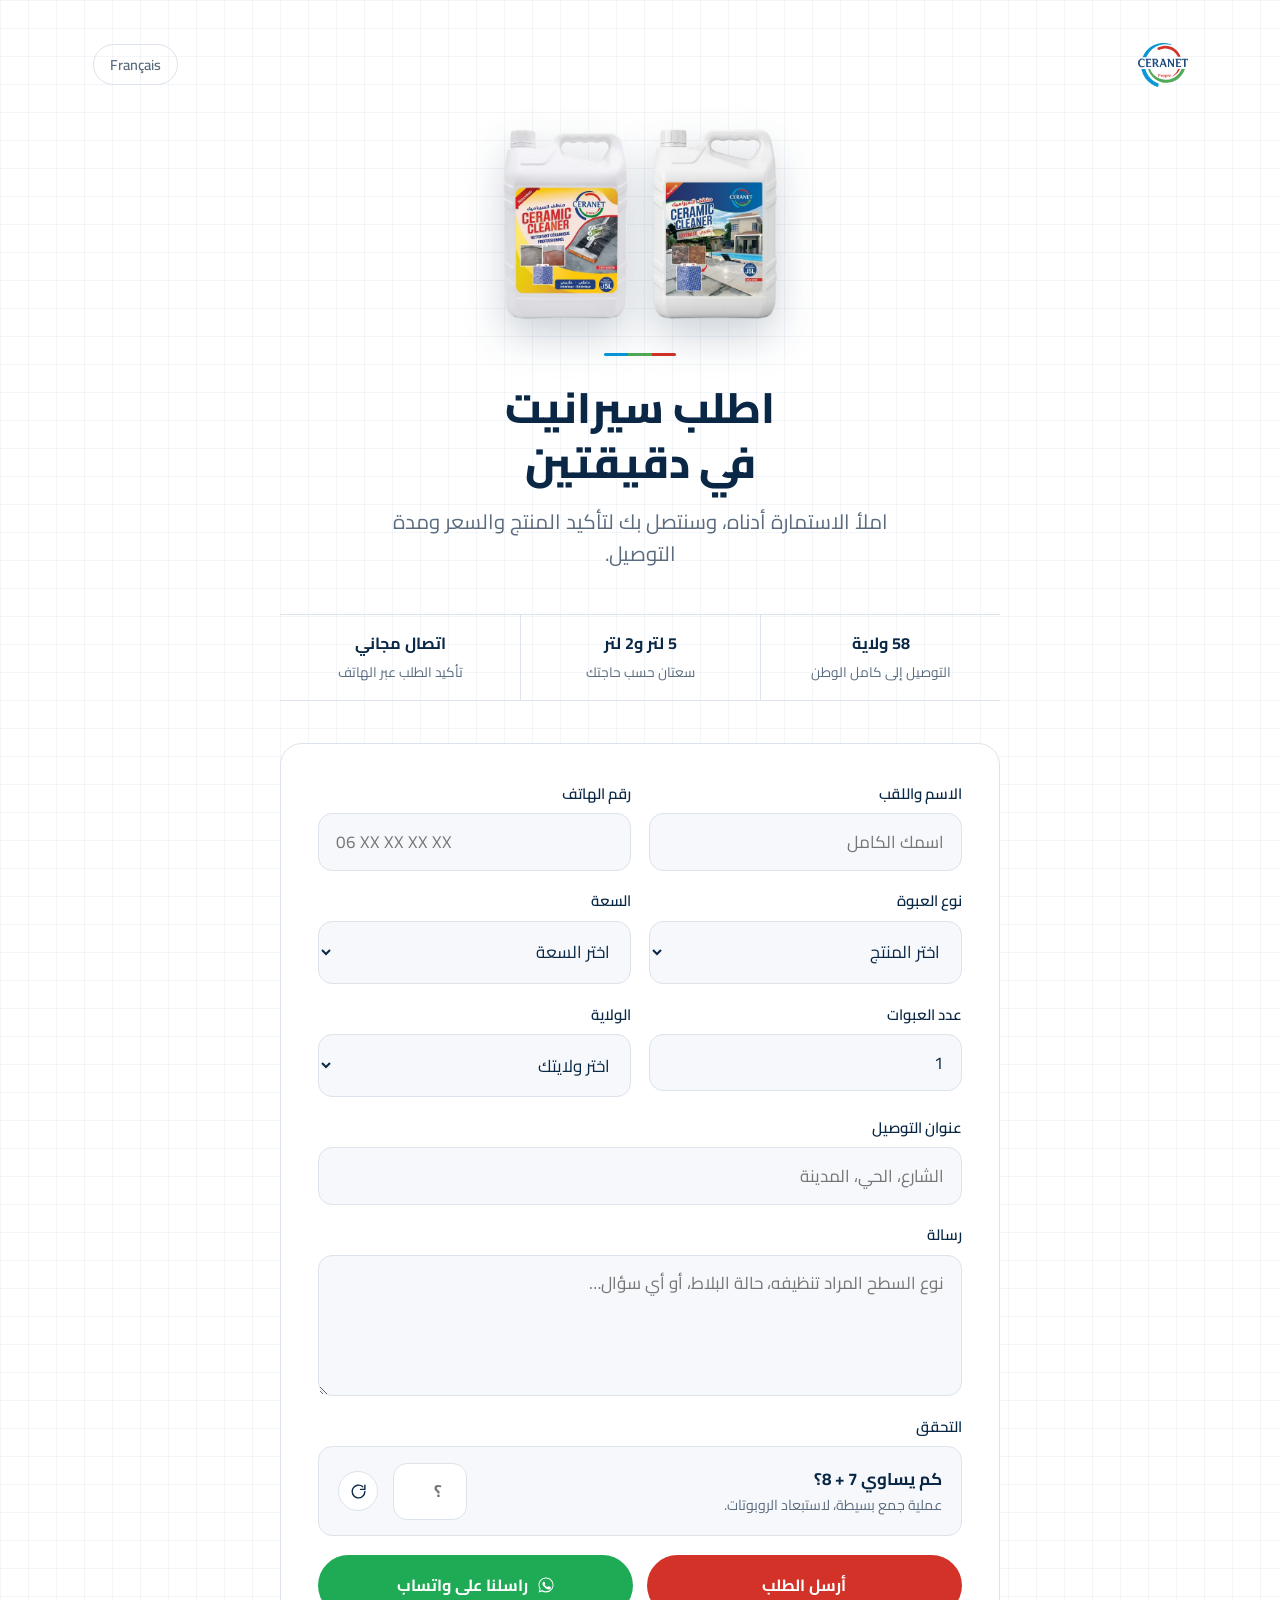
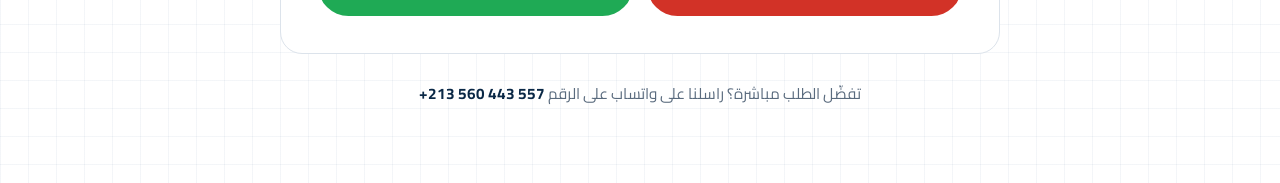
<file: commande-ar.html>
<!doctype html>
<html lang="ar" dir="rtl">
<head>
<meta charset="utf-8">
<meta name="viewport" content="width=device-width, initial-scale=1">

<title>اطلب سيرانيت — منظف السيراميك، التوصيل إلى 58 ولاية</title>
<meta name="description" content="املأ الاستمارة وسنتصل بك لتأكيد طلبك من منظف السيراميك سيرانيت. عبوات 5 لتر و2 لتر، مع التوصيل إلى كامل التراب الوطني.">

<!-- Page de destination publicitaire : volontairement hors index, pour ne pas
     concurrencer la page d'accueil dans les résultats de recherche. -->
<meta name="robots" content="noindex, follow">

<meta property="og:type" content="website">
<meta property="og:site_name" content="CERANET">
<meta property="og:title" content="اطلب سيرانيت — منظف السيراميك، التوصيل إلى 58 ولاية">
<meta property="og:description" content="املأ الاستمارة وسنتصل بك لتأكيد طلبك من منظف السيراميك سيرانيت. عبوات 5 لتر و2 لتر، مع التوصيل إلى كامل التراب الوطني.">
<meta property="og:image" content="https://ceranet.vercel.app/assets/img/og-ar.jpg">
<meta property="og:image:width" content="1200">
<meta property="og:image:height" content="630">
<meta name="theme-color" content="#0A2846">

<link rel="icon" href="assets/img/ceranet-logo.svg" type="image/svg+xml">
<link rel="apple-touch-icon" href="assets/img/apple-touch-icon.png">

<link rel="preconnect" href="https://fonts.googleapis.com">
<link rel="preconnect" href="https://fonts.gstatic.com" crossorigin>
<link rel="stylesheet" href="https://fonts.googleapis.com/css2?family=Cairo:wght@400..800&display=swap">
<link rel="stylesheet" href="assets/css/style.css?v=3">

<script src="assets/js/form.js?v=3" defer></script>
</head>

<body class="tile-pattern">

<main class="lp">
  <div class="shell">

    <div class="lp-bar">
      <a href="index-ar.html" aria-label="سيرانيت، الصفحة الرئيسية">
        <img src="assets/img/ceranet-logo.svg" alt="CERANET" width="168" height="44">
      </a>
      <a class="lang-switch" href="commande.html" hreflang="fr" lang="fr">Français</a>
    </div>

    <div class="lp-shots">
      <picture>
        <source type="image/avif" srcset="assets/img/bidon-bleu-5l-520.avif">
        <source type="image/webp" srcset="assets/img/bidon-bleu-5l-520.webp">
        <img src="assets/img/bidon-bleu-5l-520.png" width="592" height="900"
             fetchpriority="high" decoding="async" alt="عبوة سيرانيت للخارج DXS 6000 سعة 5 لتر.">
      </picture>
      <picture>
        <source type="image/avif" srcset="assets/img/bidon-jaune-5l-520.avif">
        <source type="image/webp" srcset="assets/img/bidon-jaune-5l-520.webp">
        <img src="assets/img/bidon-jaune-5l-520.png" width="596" height="900"
             decoding="async" alt="عبوة سيرانيت الاحترافي DXS 6000N سعة 5 لتر.">
      </picture>
    </div>

    <div class="lp-head">
      <div class="grout-rule"></div>
      <h1>اطلب سيرانيت في دقيقتين</h1>
      <p class="lead">املأ الاستمارة أدناه، وسنتصل بك لتأكيد المنتج والسعر ومدة التوصيل.</p>
    </div>

    <div class="lp-trust">
      <div><strong>58 ولاية</strong><span>التوصيل إلى كامل الوطن</span></div>
      <div><strong>5 لتر و2 لتر</strong><span>سعتان حسب حاجتك</span></div>
      <div><strong>اتصال مجاني</strong><span>تأكيد الطلب عبر الهاتف</span></div>
    </div>

    <form class="form" id="orderForm" data-redirect="commande-ar.html" novalidate>
      <!-- Clé Web3Forms liée à ceranetboumama@gmail.com : c'est elle, et non
         l'adresse affichée sur la page, qui décide où arrivent les commandes.
         Elle est publique par conception, aucun risque à la laisser visible.
         Si l'adresse de réception change un jour, créer une nouvelle clé sur
         web3forms.com et la remplacer dans index.html ET index-ar.html. -->
      <input type="hidden" name="access_key" value="5597eade-ddc3-42f3-97f8-0fcc0684e5a7">
      <input type="hidden" name="subject" value="طلب جديد — إشهار (AR)">
      <input type="hidden" name="from_name" value="Site CERANET">
      <input type="hidden" name="origine" value="Page publicité (AR)">

      <div class="honeypot" aria-hidden="true">
        <label for="website">لا تملأ هذا الحقل</label>
        <input type="text" id="website" name="botcheck" tabindex="-1" autocomplete="off">
      </div>

      <div class="field">
        <label for="fName">الاسم واللقب</label>
        <input type="text" id="fName" name="name" autocomplete="name"
           placeholder="اسمك الكامل" data-required>
        <p class="error" data-error-for="fName" hidden>يرجى كتابة اسمك ولقبك.</p>
      </div>

      <div class="field">
        <label for="fPhone">رقم الهاتف</label>
        <input type="tel" id="fPhone" name="phone" autocomplete="tel"
           placeholder="06 XX XX XX XX" data-required>
        <p class="error" data-error-for="fPhone" hidden>يرجى كتابة رقم هاتفك.</p>
      </div>

      <div class="field">
        <label for="fProduct">نوع العبوة</label>
        <select id="fProduct" name="product" data-required>
        <option value="">اختر المنتج</option>
        <option>سيرانيت للخارج DXS 6000</option>
        <option>سيرانيت الاحترافي DXS 6000N</option>
        <option>لم أقرر بعد</option>
        </select>
        <p class="error" data-error-for="fProduct" hidden>يرجى اختيار نوع العبوة.</p>
      </div>

      <div class="field">
        <label for="fSize">السعة</label>
        <select id="fSize" name="size" data-required>
        <option value="">اختر السعة</option>
        <option>5 لتر</option>
        <option>2 لتر</option>
        </select>
        <p class="error" data-error-for="fSize" hidden>يرجى اختيار السعة.</p>
      </div>

      <div class="field">
        <label for="fQty">عدد العبوات</label>
        <input type="number" id="fQty" name="quantity" min="1" max="500" step="1"
           inputmode="numeric" value="1" data-required>
        <p class="error" data-error-for="fQty" hidden>يرجى تحديد عدد العبوات.</p>
      </div>

      <div class="field">
        <label for="fWilaya">الولاية</label>
        <select id="fWilaya" name="wilaya" data-required>
        <option value="">اختر ولايتك</option>
        <option>01 - أدرار</option>
        <option>02 - الشلف</option>
        <option>03 - الأغواط</option>
        <option>04 - أم البواقي</option>
        <option>05 - باتنة</option>
        <option>06 - بجاية</option>
        <option>07 - بسكرة</option>
        <option>08 - بشار</option>
        <option>09 - البليدة</option>
        <option>10 - البويرة</option>
        <option>11 - تمنراست</option>
        <option>12 - تبسة</option>
        <option>13 - تلمسان</option>
        <option>14 - تيارت</option>
        <option>15 - تيزي وزو</option>
        <option>16 - الجزائر</option>
        <option>17 - الجلفة</option>
        <option>18 - جيجل</option>
        <option>19 - سطيف</option>
        <option>20 - سعيدة</option>
        <option>21 - سكيكدة</option>
        <option>22 - سيدي بلعباس</option>
        <option>23 - عنابة</option>
        <option>24 - قالمة</option>
        <option>25 - قسنطينة</option>
        <option>26 - المدية</option>
        <option>27 - مستغانم</option>
        <option>28 - المسيلة</option>
        <option>29 - معسكر</option>
        <option>30 - ورقلة</option>
        <option>31 - وهران</option>
        <option>32 - البيض</option>
        <option>33 - إليزي</option>
        <option>34 - برج بوعريريج</option>
        <option>35 - بومرداس</option>
        <option>36 - الطارف</option>
        <option>37 - تندوف</option>
        <option>38 - تيسمسيلت</option>
        <option>39 - الوادي</option>
        <option>40 - خنشلة</option>
        <option>41 - سوق أهراس</option>
        <option>42 - تيبازة</option>
        <option>43 - ميلة</option>
        <option>44 - عين الدفلى</option>
        <option>45 - النعامة</option>
        <option>46 - عين تموشنت</option>
        <option>47 - غرداية</option>
        <option>48 - غليزان</option>
        <option>49 - تيميمون</option>
        <option>50 - برج باجي مختار</option>
        <option>51 - أولاد جلال</option>
        <option>52 - بني عباس</option>
        <option>53 - عين صالح</option>
        <option>54 - عين قزام</option>
        <option>55 - تقرت</option>
        <option>56 - جانت</option>
        <option>57 - المغير</option>
        <option>58 - المنيعة</option>
        </select>
        <p class="error" data-error-for="fWilaya" hidden>يرجى اختيار ولايتك.</p>
      </div>

      <div class="field field--wide">
        <label for="fAddress">عنوان التوصيل</label>
        <input type="text" id="fAddress" name="address" autocomplete="street-address"
           placeholder="الشارع، الحي، المدينة" data-required>
        <p class="error" data-error-for="fAddress" hidden>يرجى كتابة عنوان التوصيل.</p>
      </div>

      <div class="field field--wide">
        <label for="fMessage">رسالة</label>
        <textarea id="fMessage" name="message" rows="4" data-required
              placeholder="نوع السطح المراد تنظيفه، حالة البلاط، أو أي سؤال…"></textarea>
        <p class="error" data-error-for="fMessage" hidden>اكتب لنا سطرًا عن حاجتك.</p>
      </div>

      <div class="field field--wide">
        <label for="challengeAnswer">التحقق</label>
        <div class="challenge" id="challenge">
        <p class="challenge-q">
          كم يساوي <span id="challengeA">3</span> + <span id="challengeB">5</span>؟
          <small>عملية جمع بسيطة، لاستبعاد الروبوتات.</small>
        </p>
        <input type="number" inputmode="numeric" id="challengeAnswer"
             name="challenge_answer" placeholder="؟" autocomplete="off"
             aria-label="نتيجة عملية الجمع">
        <button type="button" id="challengeRenew" aria-label="تغيير العملية">
          <svg viewBox="0 0 24 24" fill="none" stroke="#0A2846" stroke-width="2" stroke-linecap="round" stroke-linejoin="round" aria-hidden="true"><path d="M21 12a9 9 0 1 1-3-6.7M21 3v6h-6"/></svg>
        </button>
        </div>
        <p class="error" data-error-for="challengeAnswer" hidden>النتيجة غير صحيحة، حاول مجددًا.</p>
      </div>

      <p class="form-error" hidden>
        لم يتم الإرسال. حاول مجددًا، أو راسلنا مباشرة على واتساب.
      </p>

      <div class="form-actions">
        <button class="btn btn-primary" type="submit" data-sending="جارٍ الإرسال…">
        أرسل الطلب
        </button>
        <a class="btn btn-wa" href="https://wa.me/213560443557" target="_blank" rel="noopener">
        <svg viewBox="0 0 24 24" fill="currentColor" aria-hidden="true"><path d="M12 2C6.5 2 2 6.5 2 12c0 1.9.5 3.7 1.5 5.3L2 22l4.8-1.5C8.3 21.5 10.1 22 12 22c5.5 0 10-4.5 10-10S17.5 2 12 2zm0 18.2c-1.7 0-3.3-.5-4.7-1.3l-.3-.2-3.1 1 1-3-.2-.3C3.7 15 3.2 13.5 3.2 12 3.2 7.1 7.1 3.2 12 3.2s8.8 3.9 8.8 8.8-3.9 8.2-8.8 8.2zm5.5-5.8c-.3-.1-1.6-.8-1.8-.9-.2-.1-.4-.1-.6.1-.2.2-.7.9-.8 1-.2.2-.3.2-.5.1-.3-.1-1.1-.4-2.1-1.3-.8-.7-1.3-1.6-1.4-1.8-.2-.2 0-.4.1-.5l.4-.5c.1-.1.2-.3.1-.5-.1-.2-.6-1.5-.9-2-.2-.5-.5-.5-.6-.5h-.5c-.2 0-.5.1-.7.3-.2.2-1 1-1 2.3 0 1.4 1 2.7 1.1 2.9.1.2 2 3 4.8 4.2.7.3 1.2.5 1.6.6.7.2 1.3.2 1.8.1.6-.1 1.6-.7 1.9-1.3.2-.6.2-1.2.2-1.3-.1-.1-.3-.2-.6-.3z"/></svg>
        راسلنا على واتساب
        </a>
      </div>
    </form>

    <p class="lp-foot">
      تفضّل الطلب مباشرة؟ راسلنا على واتساب على الرقم <a href="https://wa.me/213560443557" target="_blank" rel="noopener" dir="ltr">+213 560 443 557</a>
    </p>

  </div>
</main>

<div class="sent" id="sent" role="status" aria-live="polite">
  <div>
    <div class="sent-mark">
      <svg viewBox="0 0 52 52" aria-hidden="true"><circle cx="26" cy="26" r="23"/><path d="M15 27l8 8 15-17"/></svg>
    </div>
    <h2>تم إرسال الطلب</h2>
    <p>شكرًا لك. سنتصل بك قريبًا لتأكيد المنتج والسعر ومدة التوصيل.</p>
  </div>
</div>

</body>
</html>
</file>
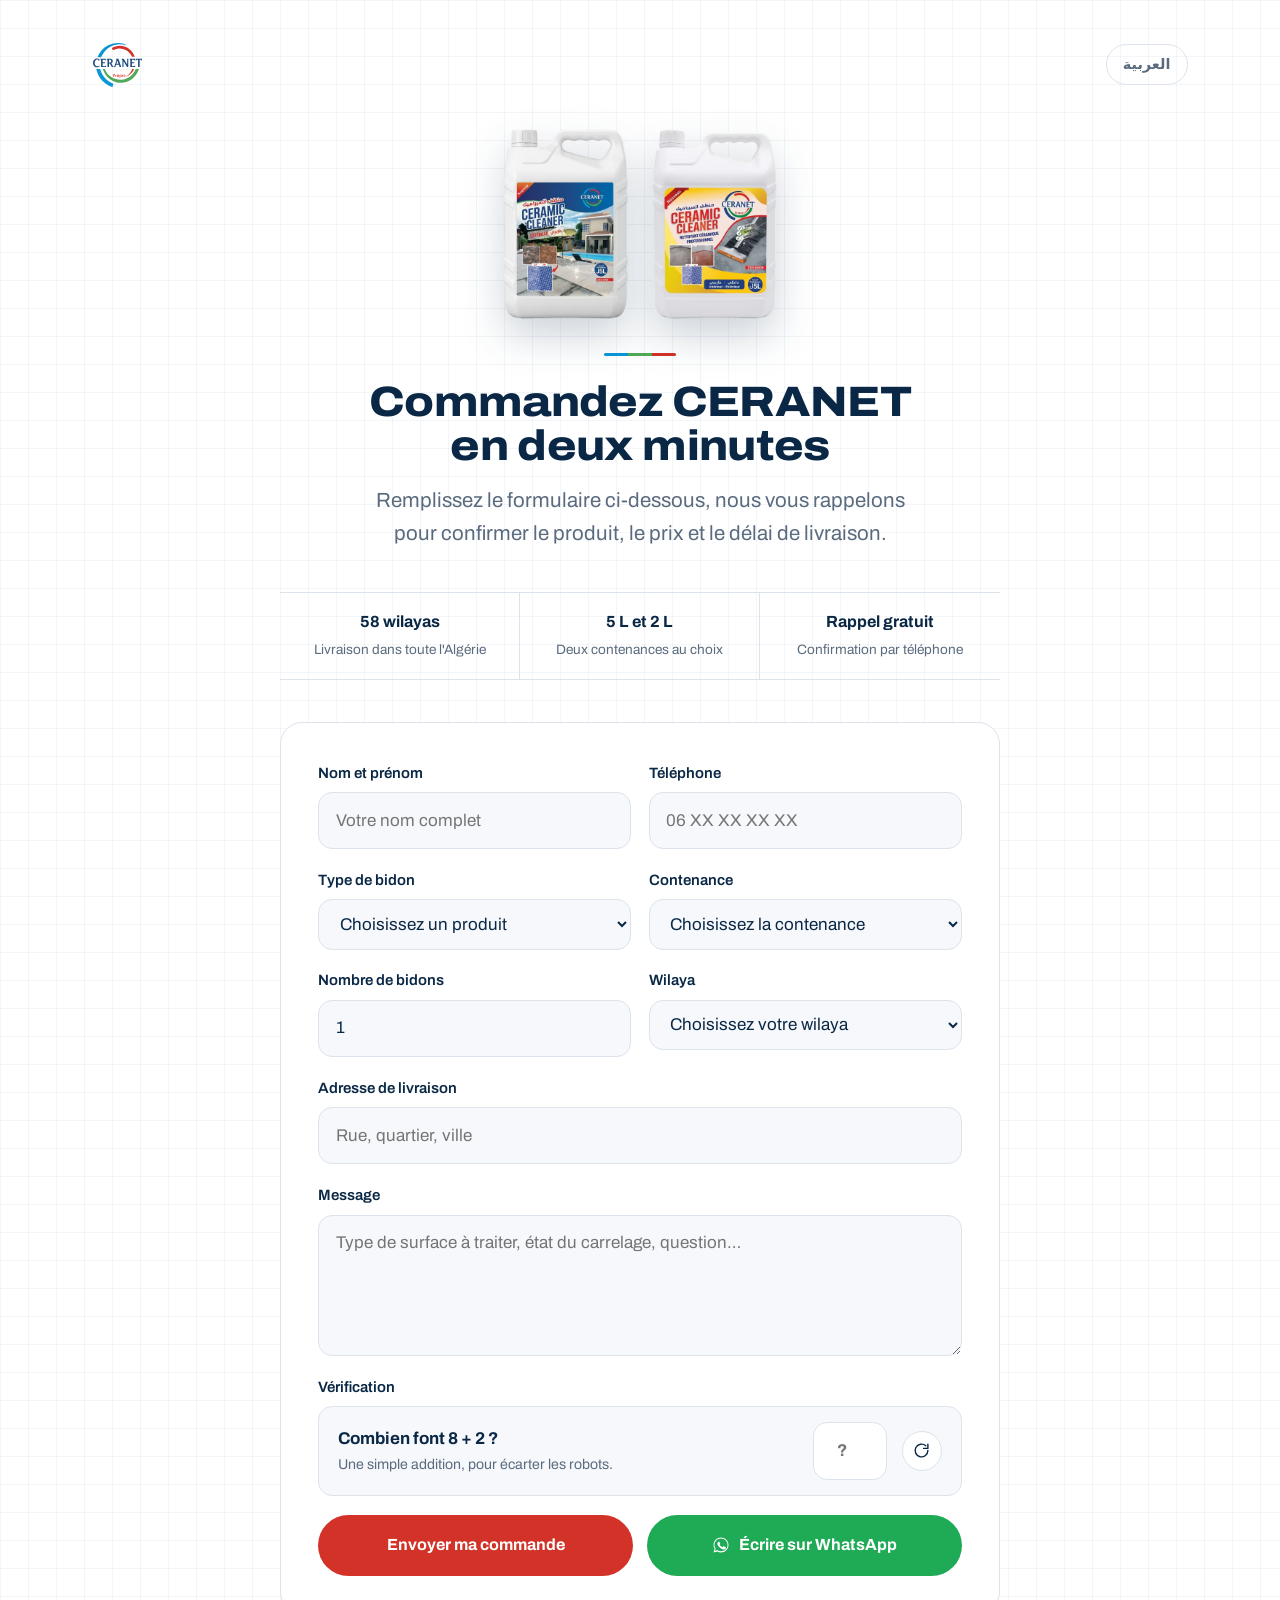
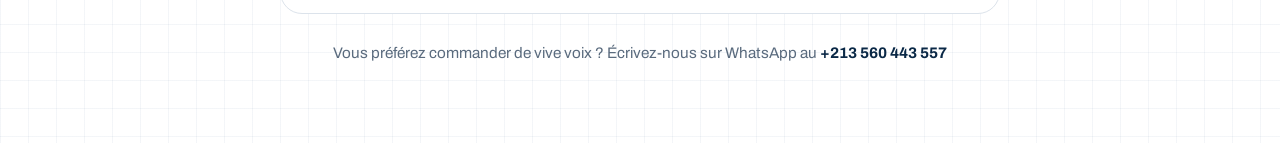
<file: commande.html>
<!doctype html>
<html lang="fr" dir="ltr">
<head>
<meta charset="utf-8">
<meta name="viewport" content="width=device-width, initial-scale=1">

<title>Commander CERANET — nettoyant céramique, livraison 58 wilayas</title>
<meta name="description" content="Remplissez le formulaire et nous vous rappelons pour confirmer votre commande de nettoyant céramique CERANET. Bidons de 5 L et 2 L, livraison dans toute l'Algérie.">

<!-- Page de destination publicitaire : volontairement hors index, pour ne pas
     concurrencer la page d'accueil dans les résultats de recherche. -->
<meta name="robots" content="noindex, follow">

<meta property="og:type" content="website">
<meta property="og:site_name" content="CERANET">
<meta property="og:title" content="Commander CERANET — nettoyant céramique, livraison 58 wilayas">
<meta property="og:description" content="Remplissez le formulaire et nous vous rappelons pour confirmer votre commande de nettoyant céramique CERANET. Bidons de 5 L et 2 L, livraison dans toute l'Algérie.">
<meta property="og:image" content="https://ceranet.vercel.app/assets/img/og-fr.jpg">
<meta property="og:image:width" content="1200">
<meta property="og:image:height" content="630">
<meta name="theme-color" content="#0A2846">

<link rel="icon" href="assets/img/ceranet-logo.svg" type="image/svg+xml">
<link rel="apple-touch-icon" href="assets/img/apple-touch-icon.png">

<link rel="preconnect" href="https://fonts.googleapis.com">
<link rel="preconnect" href="https://fonts.gstatic.com" crossorigin>
<link rel="stylesheet" href="https://fonts.googleapis.com/css2?family=Archivo:wdth,wght@100..125,400..800&display=swap">
<link rel="stylesheet" href="assets/css/style.css?v=3">

<script src="assets/js/form.js?v=3" defer></script>
</head>

<body class="tile-pattern">

<main class="lp">
  <div class="shell">

    <div class="lp-bar">
      <a href="index.html" aria-label="CERANET, accueil">
        <img src="assets/img/ceranet-logo.svg" alt="CERANET" width="168" height="44">
      </a>
      <a class="lang-switch" href="commande-ar.html" hreflang="ar" lang="ar">العربية</a>
    </div>

    <div class="lp-shots">
      <picture>
        <source type="image/avif" srcset="assets/img/bidon-bleu-5l-520.avif">
        <source type="image/webp" srcset="assets/img/bidon-bleu-5l-520.webp">
        <img src="assets/img/bidon-bleu-5l-520.png" width="592" height="900"
             fetchpriority="high" decoding="async" alt="Bidon CERANET Extérieur DXS 6000 de 5 litres.">
      </picture>
      <picture>
        <source type="image/avif" srcset="assets/img/bidon-jaune-5l-520.avif">
        <source type="image/webp" srcset="assets/img/bidon-jaune-5l-520.webp">
        <img src="assets/img/bidon-jaune-5l-520.png" width="596" height="900"
             decoding="async" alt="Bidon CERANET Professionnel DXS 6000N de 5 litres.">
      </picture>
    </div>

    <div class="lp-head">
      <div class="grout-rule"></div>
      <h1>Commandez CERANET en deux minutes</h1>
      <p class="lead">Remplissez le formulaire ci-dessous, nous vous rappelons pour confirmer le produit, le prix et le délai de livraison.</p>
    </div>

    <div class="lp-trust">
      <div><strong>58 wilayas</strong><span>Livraison dans toute l'Algérie</span></div>
      <div><strong>5 L et 2 L</strong><span>Deux contenances au choix</span></div>
      <div><strong>Rappel gratuit</strong><span>Confirmation par téléphone</span></div>
    </div>

    <form class="form" id="orderForm" data-redirect="commande.html" novalidate>
      <!-- Clé Web3Forms liée à ceranetboumama@gmail.com : c'est elle, et non
         l'adresse affichée sur la page, qui décide où arrivent les commandes.
         Elle est publique par conception, aucun risque à la laisser visible.
         Si l'adresse de réception change un jour, créer une nouvelle clé sur
         web3forms.com et la remplacer dans index.html ET index-ar.html. -->
      <input type="hidden" name="access_key" value="5597eade-ddc3-42f3-97f8-0fcc0684e5a7">
      <input type="hidden" name="subject" value="Nouvelle commande — Publicité (FR)">
      <input type="hidden" name="from_name" value="Site CERANET">
      <input type="hidden" name="origine" value="Page publicité (FR)">

      <div class="honeypot" aria-hidden="true">
        <label for="website">Ne remplissez pas ce champ</label>
        <input type="text" id="website" name="botcheck" tabindex="-1" autocomplete="off">
      </div>

      <div class="field">
        <label for="fName">Nom et prénom</label>
        <input type="text" id="fName" name="name" autocomplete="name"
           placeholder="Votre nom complet" data-required>
        <p class="error" data-error-for="fName" hidden>Indiquez votre nom et prénom.</p>
      </div>

      <div class="field">
        <label for="fPhone">Téléphone</label>
        <input type="tel" id="fPhone" name="phone" autocomplete="tel"
           placeholder="06 XX XX XX XX" data-required>
        <p class="error" data-error-for="fPhone" hidden>Indiquez un numéro de téléphone.</p>
      </div>

      <div class="field">
        <label for="fProduct">Type de bidon</label>
        <select id="fProduct" name="product" data-required>
        <option value="">Choisissez un produit</option>
        <option>CERANET Extérieur DXS 6000</option>
        <option>CERANET Professionnel DXS 6000N</option>
        <option>Je ne sais pas encore</option>
        </select>
        <p class="error" data-error-for="fProduct" hidden>Choisissez un type de bidon.</p>
      </div>

      <div class="field">
        <label for="fSize">Contenance</label>
        <select id="fSize" name="size" data-required>
        <option value="">Choisissez la contenance</option>
        <option>5 litres</option>
        <option>2 litres</option>
        </select>
        <p class="error" data-error-for="fSize" hidden>Choisissez la contenance.</p>
      </div>

      <div class="field">
        <label for="fQty">Nombre de bidons</label>
        <input type="number" id="fQty" name="quantity" min="1" max="500" step="1"
           inputmode="numeric" value="1" data-required>
        <p class="error" data-error-for="fQty" hidden>Indiquez combien de bidons vous souhaitez.</p>
      </div>

      <div class="field">
        <label for="fWilaya">Wilaya</label>
        <select id="fWilaya" name="wilaya" data-required>
        <option value="">Choisissez votre wilaya</option>
        <option>01 - Adrar</option>
        <option>02 - Chlef</option>
        <option>03 - Laghouat</option>
        <option>04 - Oum El Bouaghi</option>
        <option>05 - Batna</option>
        <option>06 - Béjaïa</option>
        <option>07 - Biskra</option>
        <option>08 - Béchar</option>
        <option>09 - Blida</option>
        <option>10 - Bouira</option>
        <option>11 - Tamanrasset</option>
        <option>12 - Tébessa</option>
        <option>13 - Tlemcen</option>
        <option>14 - Tiaret</option>
        <option>15 - Tizi Ouzou</option>
        <option>16 - Alger</option>
        <option>17 - Djelfa</option>
        <option>18 - Jijel</option>
        <option>19 - Sétif</option>
        <option>20 - Saïda</option>
        <option>21 - Skikda</option>
        <option>22 - Sidi Bel Abbès</option>
        <option>23 - Annaba</option>
        <option>24 - Guelma</option>
        <option>25 - Constantine</option>
        <option>26 - Médéa</option>
        <option>27 - Mostaganem</option>
        <option>28 - M'Sila</option>
        <option>29 - Mascara</option>
        <option>30 - Ouargla</option>
        <option>31 - Oran</option>
        <option>32 - El Bayadh</option>
        <option>33 - Illizi</option>
        <option>34 - Bordj Bou Arréridj</option>
        <option>35 - Boumerdès</option>
        <option>36 - El Tarf</option>
        <option>37 - Tindouf</option>
        <option>38 - Tissemsilt</option>
        <option>39 - El Oued</option>
        <option>40 - Khenchela</option>
        <option>41 - Souk Ahras</option>
        <option>42 - Tipaza</option>
        <option>43 - Mila</option>
        <option>44 - Aïn Defla</option>
        <option>45 - Naâma</option>
        <option>46 - Aïn Témouchent</option>
        <option>47 - Ghardaïa</option>
        <option>48 - Relizane</option>
        <option>49 - Timimoun</option>
        <option>50 - Bordj Badji Mokhtar</option>
        <option>51 - Ouled Djellal</option>
        <option>52 - Béni Abbès</option>
        <option>53 - In Salah</option>
        <option>54 - In Guezzam</option>
        <option>55 - Touggourt</option>
        <option>56 - Djanet</option>
        <option>57 - El M'Ghair</option>
        <option>58 - El Meniaa</option>
        </select>
        <p class="error" data-error-for="fWilaya" hidden>Choisissez votre wilaya.</p>
      </div>

      <div class="field field--wide">
        <label for="fAddress">Adresse de livraison</label>
        <input type="text" id="fAddress" name="address" autocomplete="street-address"
           placeholder="Rue, quartier, ville" data-required>
        <p class="error" data-error-for="fAddress" hidden>Indiquez votre adresse de livraison.</p>
      </div>

      <div class="field field--wide">
        <label for="fMessage">Message</label>
        <textarea id="fMessage" name="message" rows="4" data-required
              placeholder="Type de surface à traiter, état du carrelage, question…"></textarea>
        <p class="error" data-error-for="fMessage" hidden>Écrivez-nous un mot sur votre besoin.</p>
      </div>

      <div class="field field--wide">
        <label for="challengeAnswer">Vérification</label>
        <div class="challenge" id="challenge">
        <p class="challenge-q">
          Combien font <span id="challengeA">3</span> + <span id="challengeB">5</span> ?
          <small>Une simple addition, pour écarter les robots.</small>
        </p>
        <input type="number" inputmode="numeric" id="challengeAnswer"
             name="challenge_answer" placeholder="?" autocomplete="off"
             aria-label="Résultat de l'addition">
        <button type="button" id="challengeRenew" aria-label="Changer le calcul">
          <svg viewBox="0 0 24 24" fill="none" stroke="#0A2846" stroke-width="2" stroke-linecap="round" stroke-linejoin="round" aria-hidden="true"><path d="M21 12a9 9 0 1 1-3-6.7M21 3v6h-6"/></svg>
        </button>
        </div>
        <p class="error" data-error-for="challengeAnswer" hidden>Le résultat ne correspond pas, réessayez.</p>
      </div>

      <p class="form-error" hidden>
        L'envoi n'a pas abouti. Réessayez, ou contactez-nous directement sur WhatsApp.
      </p>

      <div class="form-actions">
        <button class="btn btn-primary" type="submit" data-sending="Envoi en cours…">
        Envoyer ma commande
        </button>
        <a class="btn btn-wa" href="https://wa.me/213560443557" target="_blank" rel="noopener">
        <svg viewBox="0 0 24 24" fill="currentColor" aria-hidden="true"><path d="M12 2C6.5 2 2 6.5 2 12c0 1.9.5 3.7 1.5 5.3L2 22l4.8-1.5C8.3 21.5 10.1 22 12 22c5.5 0 10-4.5 10-10S17.5 2 12 2zm0 18.2c-1.7 0-3.3-.5-4.7-1.3l-.3-.2-3.1 1 1-3-.2-.3C3.7 15 3.2 13.5 3.2 12 3.2 7.1 7.1 3.2 12 3.2s8.8 3.9 8.8 8.8-3.9 8.2-8.8 8.2zm5.5-5.8c-.3-.1-1.6-.8-1.8-.9-.2-.1-.4-.1-.6.1-.2.2-.7.9-.8 1-.2.2-.3.2-.5.1-.3-.1-1.1-.4-2.1-1.3-.8-.7-1.3-1.6-1.4-1.8-.2-.2 0-.4.1-.5l.4-.5c.1-.1.2-.3.1-.5-.1-.2-.6-1.5-.9-2-.2-.5-.5-.5-.6-.5h-.5c-.2 0-.5.1-.7.3-.2.2-1 1-1 2.3 0 1.4 1 2.7 1.1 2.9.1.2 2 3 4.8 4.2.7.3 1.2.5 1.6.6.7.2 1.3.2 1.8.1.6-.1 1.6-.7 1.9-1.3.2-.6.2-1.2.2-1.3-.1-.1-.3-.2-.6-.3z"/></svg>
        Écrire sur WhatsApp
        </a>
      </div>
    </form>

    <p class="lp-foot">
      Vous préférez commander de vive voix ? Écrivez-nous sur WhatsApp au <a href="https://wa.me/213560443557" target="_blank" rel="noopener" dir="ltr">+213 560 443 557</a>
    </p>

  </div>
</main>

<div class="sent" id="sent" role="status" aria-live="polite">
  <div>
    <div class="sent-mark">
      <svg viewBox="0 0 52 52" aria-hidden="true"><circle cx="26" cy="26" r="23"/><path d="M15 27l8 8 15-17"/></svg>
    </div>
    <h2>Commande envoyée</h2>
    <p>Merci. Nous vous rappelons rapidement pour confirmer le produit, le prix et le délai de livraison.</p>
  </div>
</div>

</body>
</html>
</file>
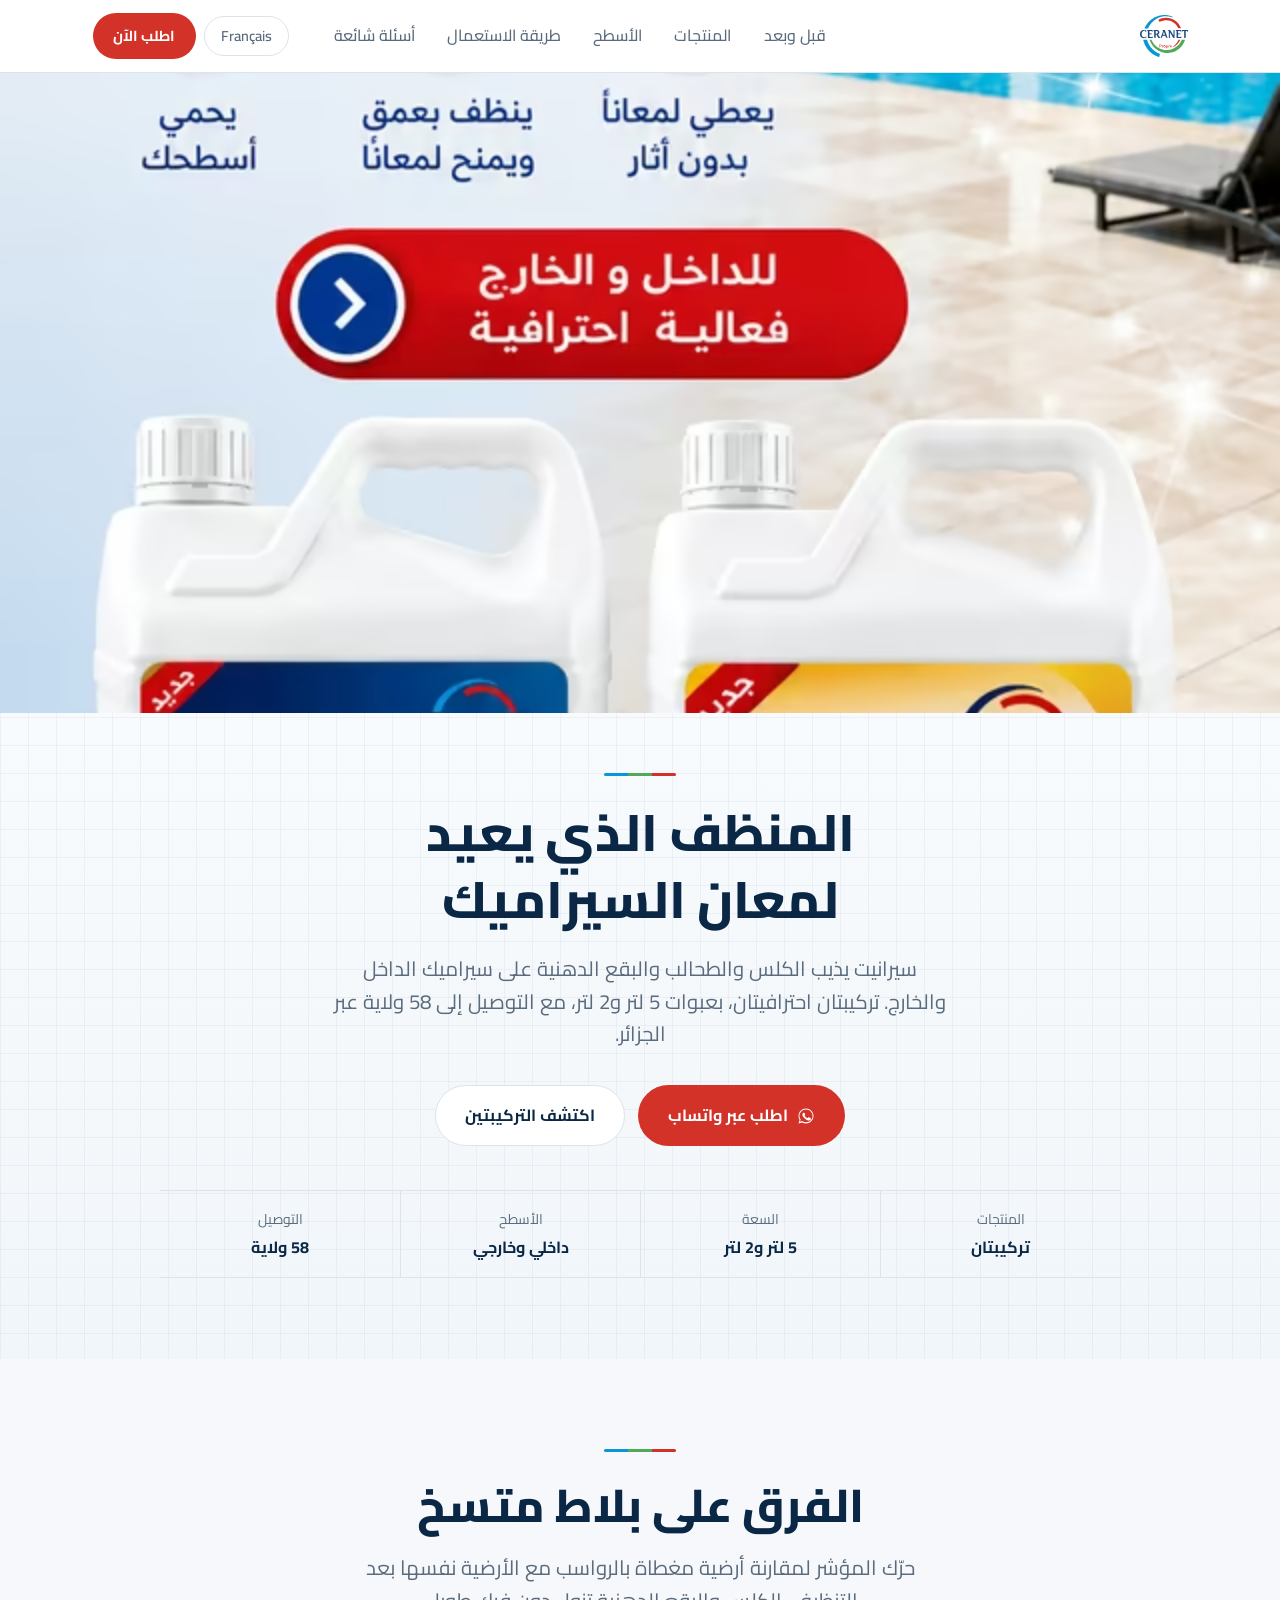
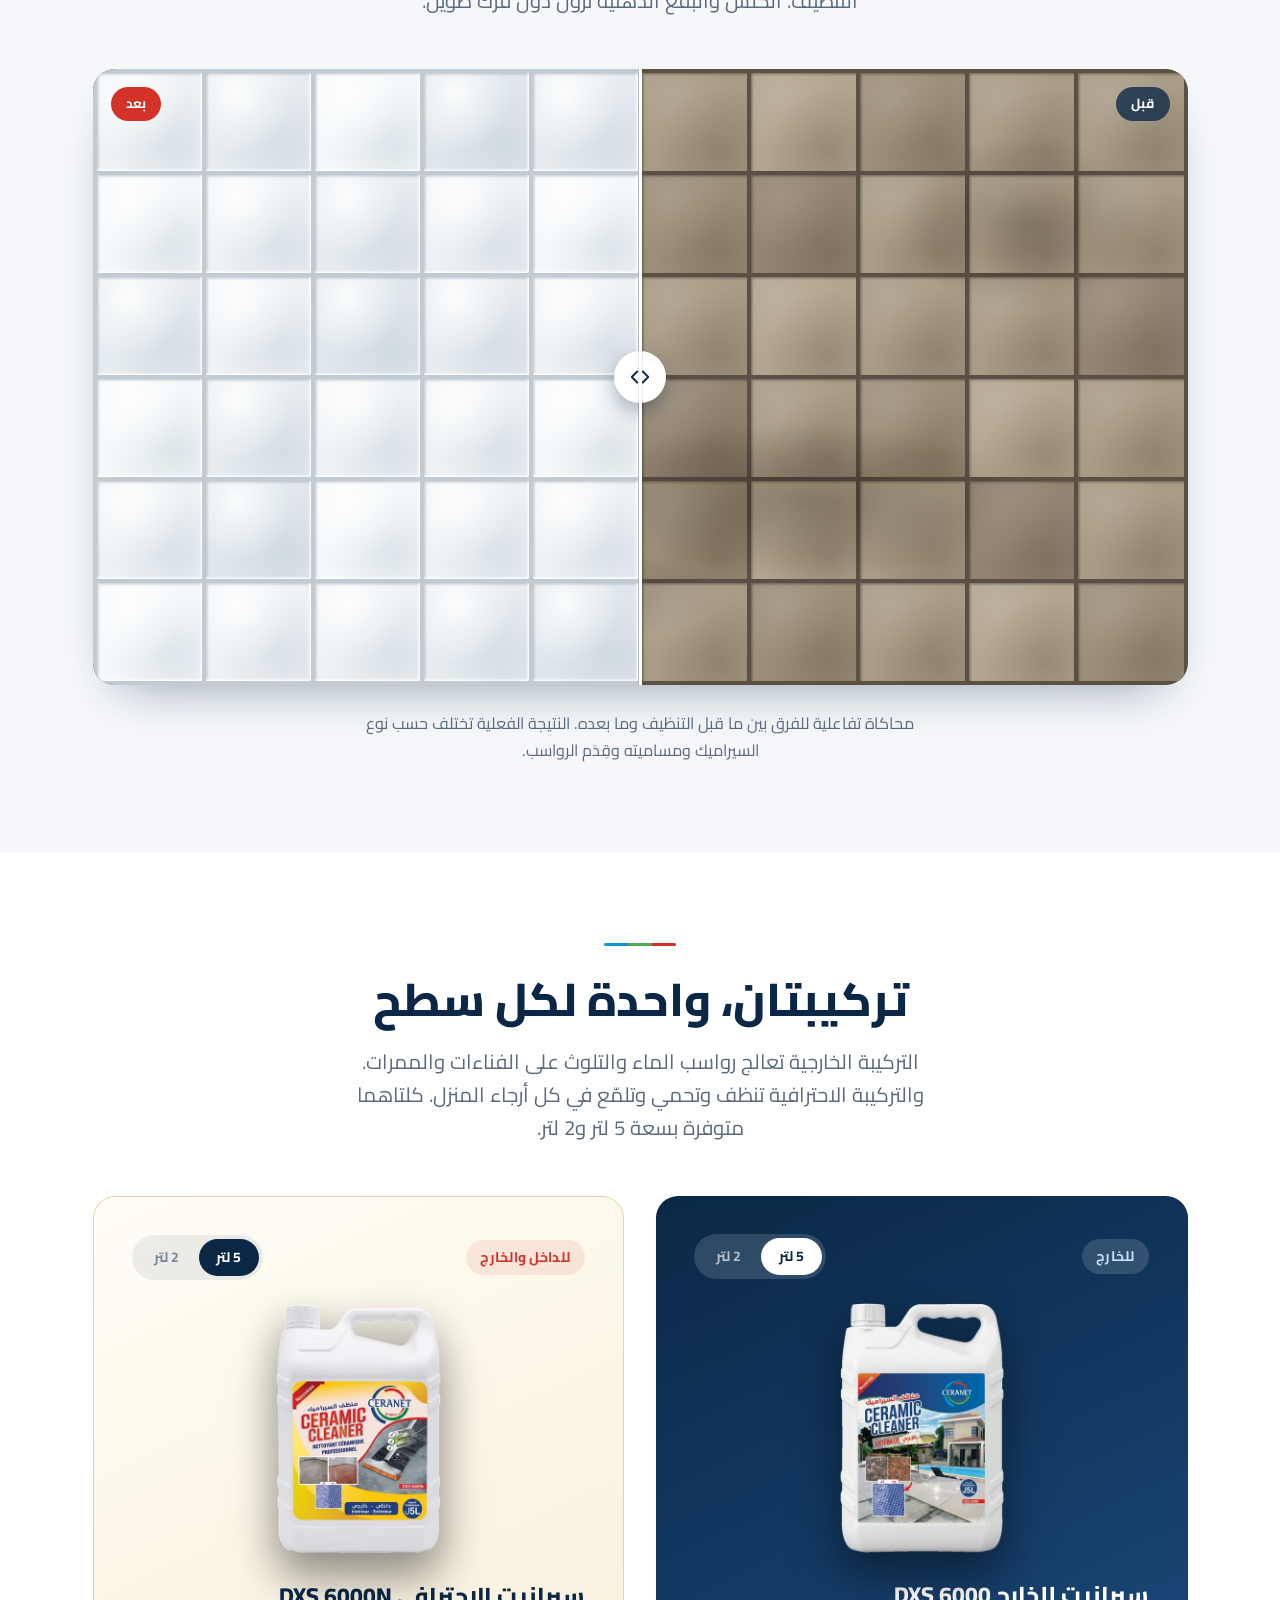
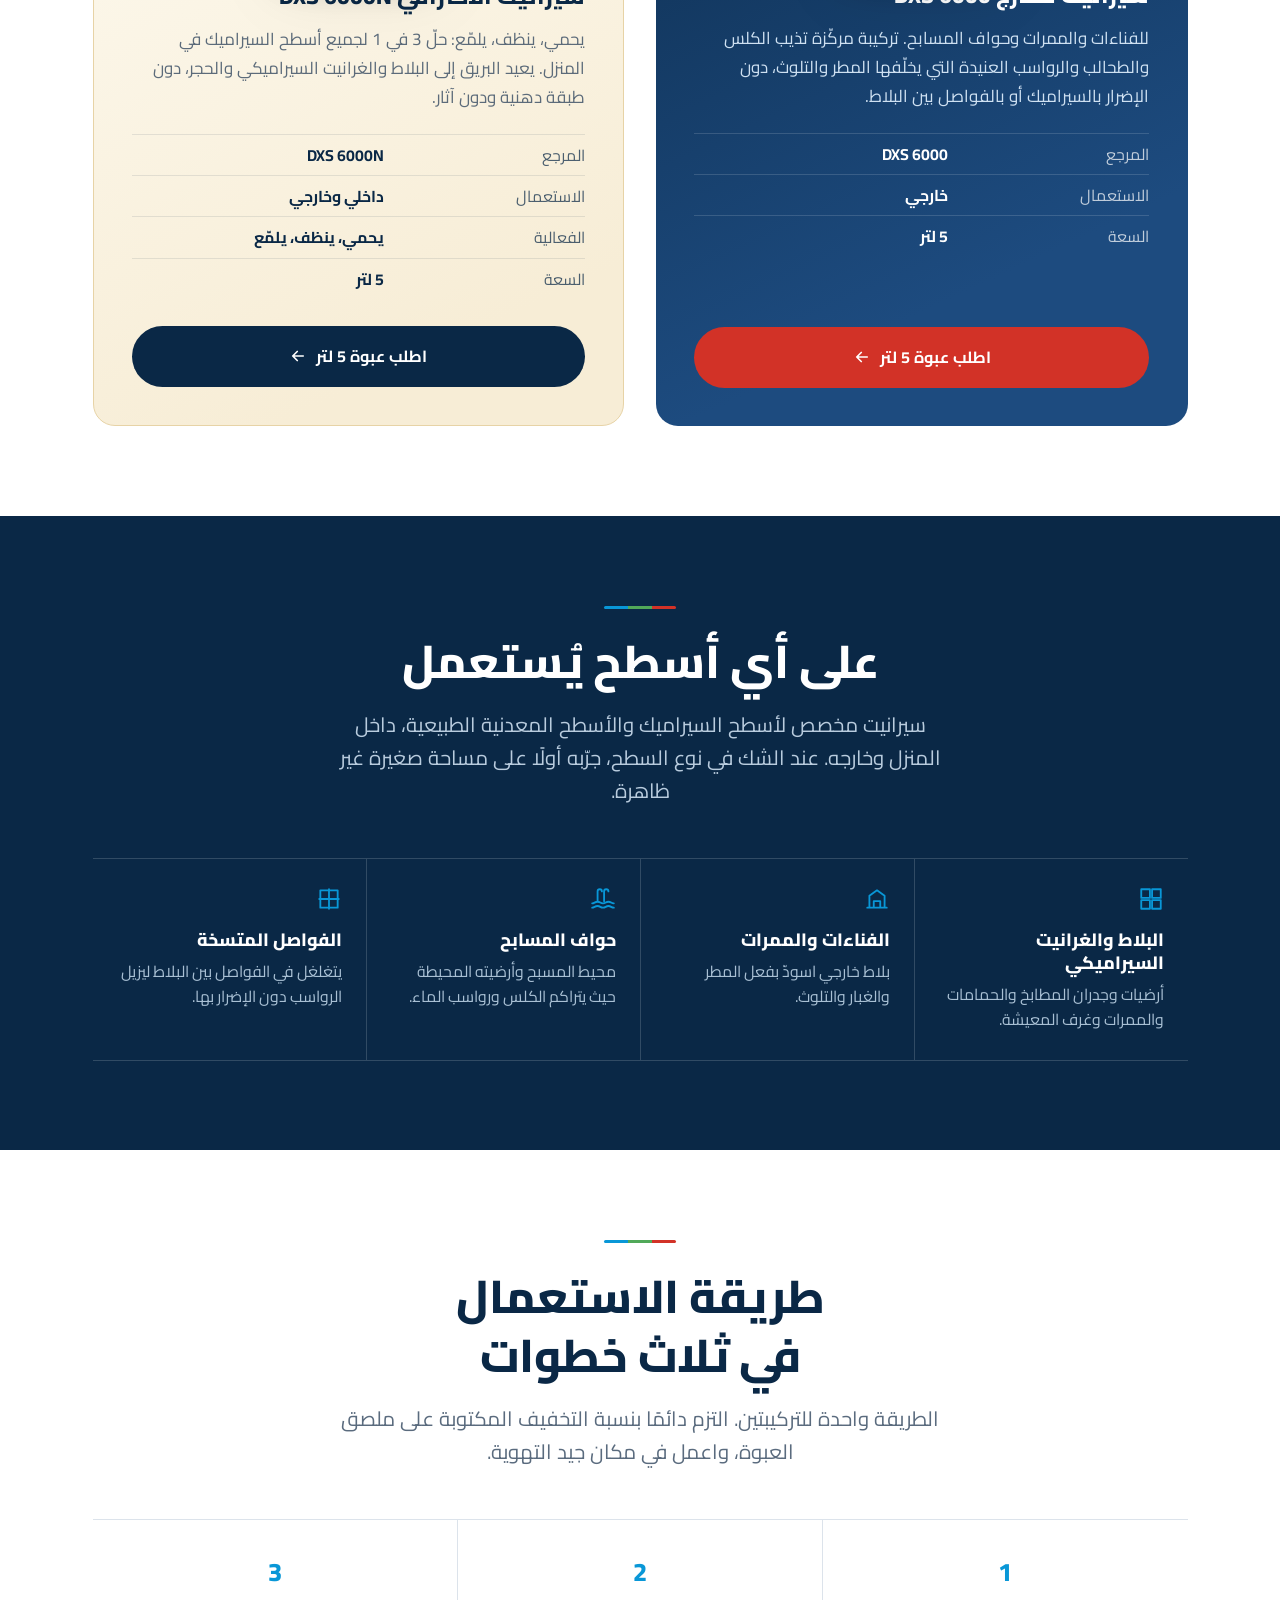
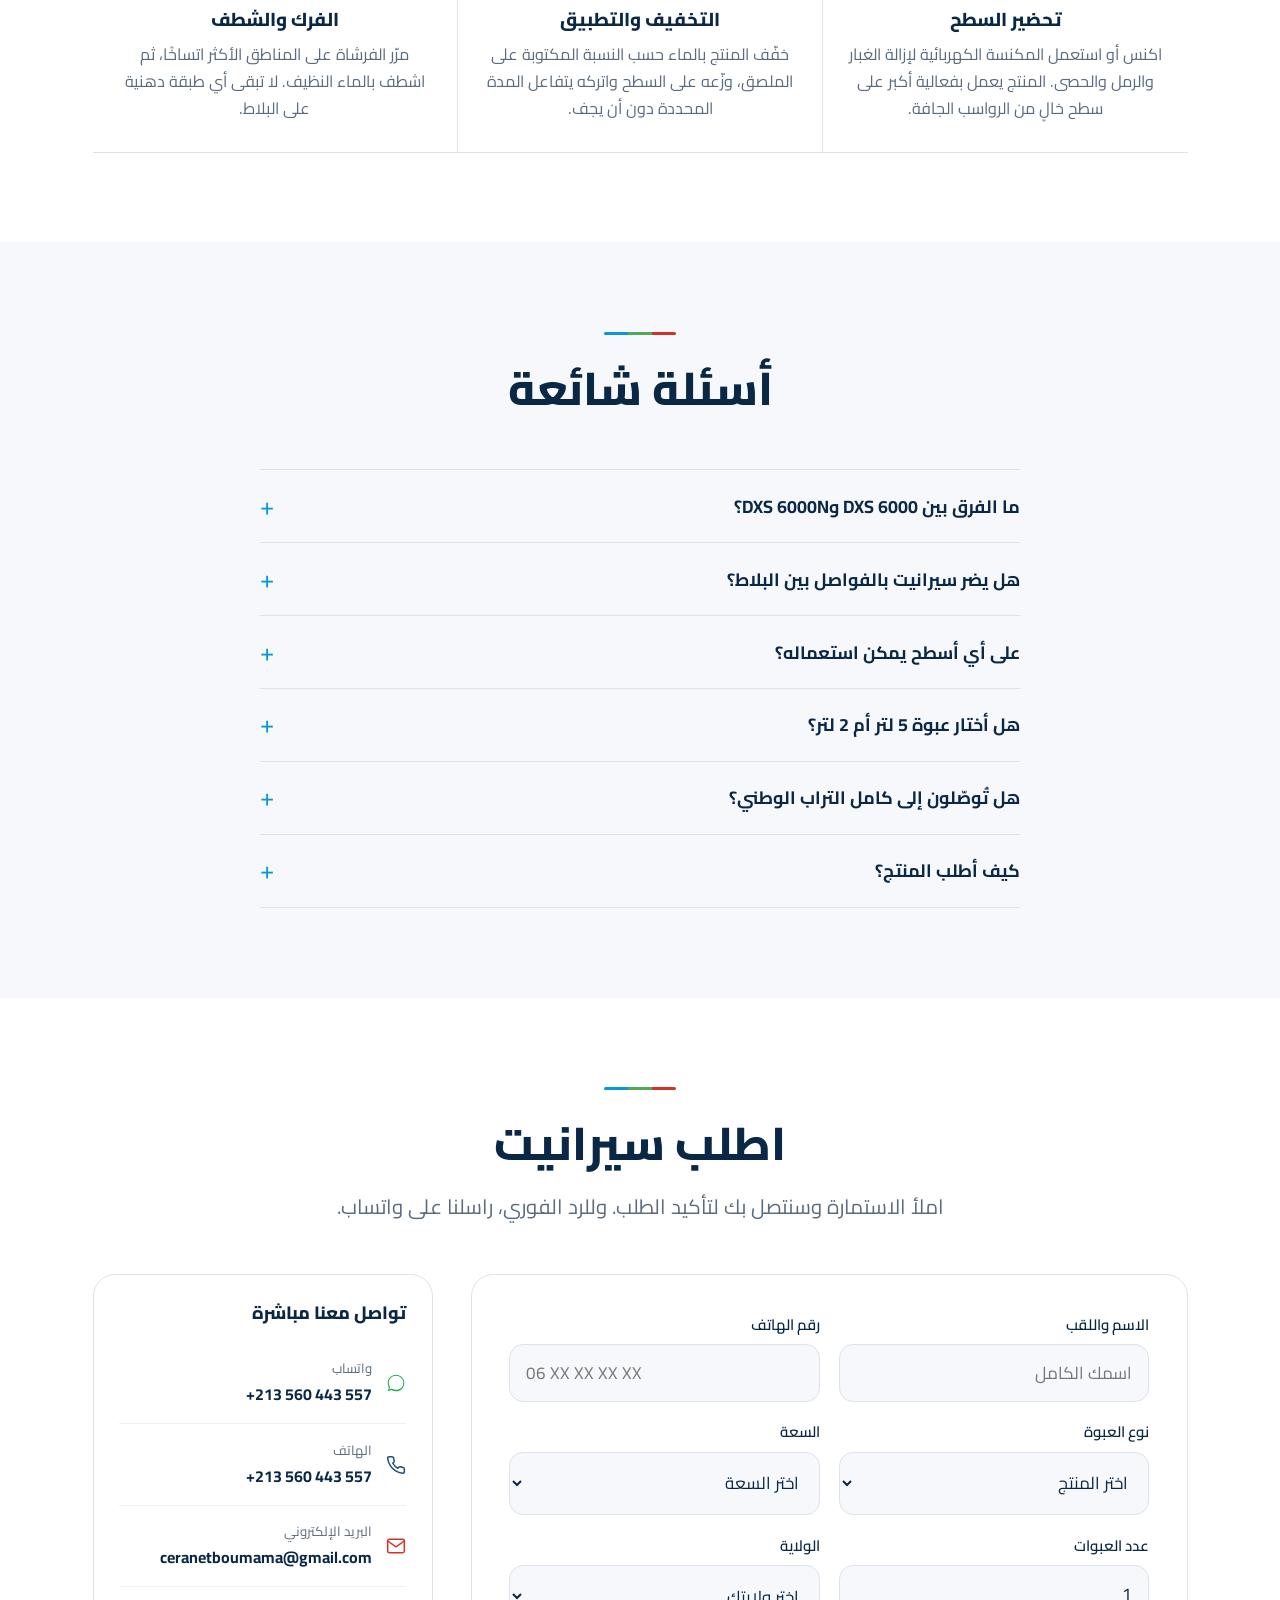
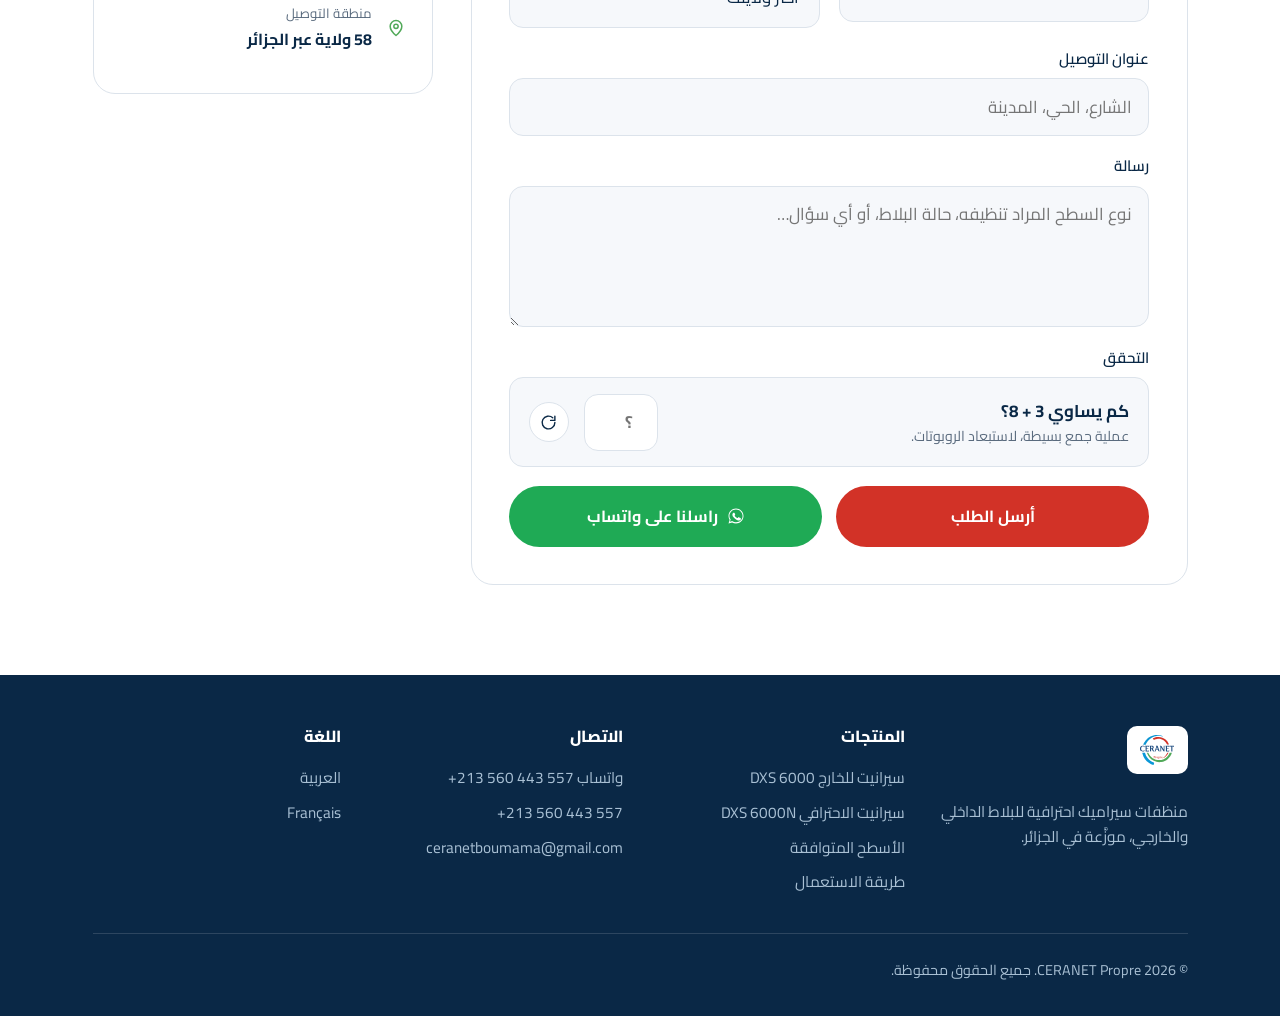
<file: index-ar.html>
<!doctype html>
<html lang="ar" dir="rtl">
<head>
<meta charset="utf-8">
<meta name="viewport" content="width=device-width, initial-scale=1">

<!-- ============================================================
     REMPLACER https://ceranet.vercel.app PARTOUT PAR LE VRAI DOMAINE
     ============================================================ -->

<title>سيرانيت — منظف السيراميك الاحترافي للداخل والخارج | الجزائر</title>
<meta name="description" content="سيرانيت يذيب الكلس والطحالب والبقع الدهنية على سيراميك الداخل والخارج. تركيبتان احترافيتان، DXS 6000 وDXS 6000N، بعبوات 5 لتر و2 لتر. التوصيل إلى 58 ولاية.">

<link rel="canonical" href="https://ceranet.vercel.app/index-ar.html">
<link rel="alternate" hreflang="ar" href="https://ceranet.vercel.app/index-ar.html">
<link rel="alternate" hreflang="fr" href="https://ceranet.vercel.app/">
<link rel="alternate" hreflang="x-default" href="https://ceranet.vercel.app/">

<meta property="og:type" content="website">
<meta property="og:site_name" content="CERANET">
<meta property="og:locale" content="ar_DZ">
<meta property="og:locale:alternate" content="fr_DZ">
<meta property="og:url" content="https://ceranet.vercel.app/index-ar.html">
<meta property="og:title" content="سيرانيت — منظف السيراميك الاحترافي للداخل والخارج">
<meta property="og:description" content="يذيب الكلس والطحالب والبقع الدهنية على السيراميك. تركيبتان، بعبوات 5 لتر و2 لتر. التوصيل إلى 58 ولاية.">
<meta property="og:image" content="https://ceranet.vercel.app/assets/img/og-ar.jpg">
<meta property="og:image:width" content="1200">
<meta property="og:image:height" content="630">
<meta property="og:image:alt" content="عبوتا سيرانيت سعة 5 لتر أمام فناء مبلّط بالسيراميك.">
<meta name="twitter:card" content="summary_large_image">
<meta name="theme-color" content="#0A2846">

<link rel="icon" href="assets/img/ceranet-logo.svg" type="image/svg+xml">
<link rel="apple-touch-icon" href="assets/img/apple-touch-icon.png">
<link rel="manifest" href="site.webmanifest">

<link rel="preconnect" href="https://fonts.googleapis.com">
<link rel="preconnect" href="https://fonts.gstatic.com" crossorigin>
<link rel="stylesheet" href="https://fonts.googleapis.com/css2?family=Cairo:wght@400..800&display=swap">

<link rel="stylesheet" href="assets/css/style.css?v=3">

<link rel="preload" as="image" type="image/avif"
      href="assets/img/baniere-ar-desktop-1280.avif"
      imagesrcset="assets/img/baniere-ar-mobile-640.avif 640w, assets/img/baniere-ar-mobile-864.avif 864w"
      imagesizes="100vw" media="(max-width:767px)" fetchpriority="high">
<link rel="preload" as="image" type="image/avif"
      href="assets/img/baniere-ar-desktop-1280.avif"
      imagesrcset="assets/img/baniere-ar-desktop-960.avif 960w, assets/img/baniere-ar-desktop-1280.avif 1280w, assets/img/baniere-ar-desktop-1440.avif 1440w, assets/img/baniere-ar-desktop-1774.avif 1774w"
      imagesizes="100vw" media="(min-width:768px)" fetchpriority="high">

<script src="assets/js/app.js?v=3" defer></script>
<script src="assets/js/form.js?v=3" defer></script>
</head>

<body>
<a class="skip-link" href="#main">انتقل إلى المحتوى</a>

<!-- ===================== التنقل ===================== -->
<header class="nav">
  <div class="shell">
    <div class="nav-row">
      <a class="nav-logo" href="index-ar.html" aria-label="سيرانيت، الصفحة الرئيسية">
        <img src="assets/img/ceranet-logo.svg" alt="سيرانيت" width="160" height="42">
      </a>

      <nav class="nav-links" aria-label="التنقل الرئيسي">
        <a href="#demonstration">قبل وبعد</a>
        <a href="#gamme">المنتجات</a>
        <a href="#surfaces">الأسطح</a>
        <a href="#utilisation">طريقة الاستعمال</a>
        <a href="#questions">أسئلة شائعة</a>
      </nav>

      <div class="nav-actions">
        <a class="lang-switch" href="/" hreflang="fr" lang="fr">Français</a>
        <a class="btn btn-primary btn-sm nav-desktop-cta" href="#commande">اطلب الآن</a>
        <button class="burger" id="burger" type="button"
                aria-expanded="false" aria-controls="navMobile" aria-label="فتح القائمة">
          <svg class="icon-open" viewBox="0 0 24 24" fill="none" stroke="currentColor" stroke-width="2" stroke-linecap="round"><path d="M4 7h16M4 12h16M4 17h16"/></svg>
          <svg class="icon-close" viewBox="0 0 24 24" fill="none" stroke="currentColor" stroke-width="2" stroke-linecap="round"><path d="M6 6l12 12M18 6L6 18"/></svg>
        </button>
      </div>
    </div>

    <nav class="nav-mobile" id="navMobile" aria-label="قائمة الهاتف">
      <a href="#demonstration">قبل وبعد</a>
      <a href="#gamme">المنتجات</a>
      <a href="#surfaces">الأسطح</a>
      <a href="#utilisation">طريقة الاستعمال</a>
      <a href="#questions">أسئلة شائعة</a>
      <a href="#commande">اطلب الآن</a>
    </nav>
  </div>
</header>

<main id="main">

<!-- ===================== الواجهة ===================== -->
<section class="hero">
      <div class="hero-banner">
        <picture>
          <source media="(max-width:767px)" type="image/avif"
                  srcset="assets/img/baniere-ar-mobile-640.avif 640w, assets/img/baniere-ar-mobile-864.avif 864w"
                  sizes="100vw">
          <source media="(max-width:767px)" type="image/webp"
                  srcset="assets/img/baniere-ar-mobile-640.webp 640w, assets/img/baniere-ar-mobile-864.webp 864w"
                  sizes="100vw">
          <source type="image/avif"
                  srcset="assets/img/baniere-ar-desktop-960.avif 960w, assets/img/baniere-ar-desktop-1280.avif 1280w, assets/img/baniere-ar-desktop-1440.avif 1440w, assets/img/baniere-ar-desktop-1774.avif 1774w"
                  sizes="100vw">
          <source type="image/webp"
                  srcset="assets/img/baniere-ar-desktop-960.webp 960w, assets/img/baniere-ar-desktop-1280.webp 1280w, assets/img/baniere-ar-desktop-1440.webp 1440w, assets/img/baniere-ar-desktop-1774.webp 1774w"
                  sizes="100vw">
          <img src="assets/img/baniere-ar-desktop-960.jpg" width="1774" height="887"
               fetchpriority="high" decoding="async" alt="سيرانيت، الخيار الأول في تنظيف السيراميك: لمعان مبهر، حماية طويلة الأمد، تركيبة قوية، للداخل والخارج.">
        </picture>
      </div>

      <div class="shell">
        <div class="hero-intro">
          <div class="grout-rule"></div>
          <h1>المنظف الذي يعيد لمعان السيراميك</h1>
          <p class="lead">
            سيرانيت يذيب الكلس والطحالب والبقع الدهنية على سيراميك الداخل والخارج.
            تركيبتان احترافيتان، بعبوات 5 لتر و2 لتر، مع التوصيل إلى 58 ولاية عبر الجزائر.
          </p>

          <div class="hero-actions">
            <a class="btn btn-primary" href="https://wa.me/213560443557?text=%D8%A7%D9%84%D8%B3%D9%84%D8%A7%D9%85%20%D8%B9%D9%84%D9%8A%D9%83%D9%85%D8%8C%20%D8%A3%D8%B1%D9%8A%D8%AF%20%D8%B7%D9%84%D8%A8%20%D8%B3%D9%8A%D8%B1%D8%A7%D9%86%D9%8A%D8%AA"
               target="_blank" rel="noopener">
              <svg viewBox="0 0 24 24" fill="currentColor" aria-hidden="true"><path d="M12 2C6.5 2 2 6.5 2 12c0 1.9.5 3.7 1.5 5.3L2 22l4.8-1.5C8.3 21.5 10.1 22 12 22c5.5 0 10-4.5 10-10S17.5 2 12 2zm0 18.2c-1.7 0-3.3-.5-4.7-1.3l-.3-.2-3.1 1 1-3-.2-.3C3.7 15 3.2 13.5 3.2 12 3.2 7.1 7.1 3.2 12 3.2s8.8 3.9 8.8 8.8-3.9 8.2-8.8 8.2zm5.5-5.8c-.3-.1-1.6-.8-1.8-.9-.2-.1-.4-.1-.6.1-.2.2-.7.9-.8 1-.2.2-.3.2-.5.1-.3-.1-1.1-.4-2.1-1.3-.8-.7-1.3-1.6-1.4-1.8-.2-.2 0-.4.1-.5l.4-.5c.1-.1.2-.3.1-.5-.1-.2-.6-1.5-.9-2-.2-.5-.5-.5-.6-.5h-.5c-.2 0-.5.1-.7.3-.2.2-1 1-1 2.3 0 1.4 1 2.7 1.1 2.9.1.2 2 3 4.8 4.2.7.3 1.2.5 1.6.6.7.2 1.3.2 1.8.1.6-.1 1.6-.7 1.9-1.3.2-.6.2-1.2.2-1.3-.1-.1-.3-.2-.6-.3z"/></svg>
              اطلب عبر واتساب
            </a>
            <a class="btn btn-outline" href="#gamme">اكتشف التركيبتين</a>
          </div>

          <dl class="hero-spec">
            <div><dt>المنتجات</dt><dd>تركيبتان</dd></div>
            <div><dt>السعة</dt><dd>5 لتر و2 لتر</dd></div>
            <div><dt>الأسطح</dt><dd>داخلي وخارجي</dd></div>
            <div><dt>التوصيل</dt><dd>58 ولاية</dd></div>
          </dl>
        </div>
      </div>
    </section>

    <!-- ===================== قبل وبعد ===================== -->
<section class="demo tile-pattern" id="demonstration">
  <div class="shell">
    <div class="sec-head reveal">
      <div class="grout-rule"></div>
      <h2>الفرق على بلاط متسخ</h2>
      <p class="lead">
        حرّك المؤشر لمقارنة أرضية مغطاة بالرواسب مع الأرضية نفسها بعد التنظيف.
        الكلس والبقع الدهنية تزول دون فرك طويل.
      </p>
    </div>

    <!-- À FAIRE : remplacer par de vraies photos avant / après. -->
    <div class="ba reveal" id="ba" style="--pos:50%">
      <div class="ba-layer ba-before">
        <div class="ba-floor" aria-hidden="true"></div>
        <div class="ba-grime" aria-hidden="true"></div>
      </div>
      <div class="ba-clip">
        <div class="ba-layer ba-after">
          <div class="ba-floor" aria-hidden="true"></div>
        </div>
      </div>
      <span class="ba-tag ba-tag-before">قبل</span>
      <span class="ba-tag ba-tag-after">بعد</span>
      <button class="ba-handle" id="baHandle" type="button"
              role="slider" tabindex="0"
              aria-label="قارن بين قبل وبعد"
              aria-valuemin="0" aria-valuemax="100" aria-valuenow="50">
        <span class="ba-grip" aria-hidden="true">
          <svg viewBox="0 0 24 24" fill="none" stroke="#0A2846" stroke-width="2" stroke-linecap="round" stroke-linejoin="round"><path d="m9 6-6 6 6 6M15 6l6 6-6 6"/></svg>
        </span>
      </button>
    </div>

    <p class="demo-note">
      محاكاة تفاعلية للفرق بين ما قبل التنظيف وما بعده. النتيجة الفعلية تختلف
      حسب نوع السيراميك ومساميته وقِدَم الرواسب.
    </p>
  </div>
</section>

<!-- ===================== المنتجات ===================== -->
<section id="gamme">
  <div class="shell">
    <div class="sec-head reveal">
      <div class="grout-rule"></div>
      <h2>تركيبتان، واحدة لكل سطح</h2>
      <p class="lead">
        التركيبة الخارجية تعالج رواسب الماء والتلوث على الفناءات والممرات.
        والتركيبة الاحترافية تنظف وتحمي وتلمّع في كل أرجاء المنزل.
        كلتاهما متوفرة بسعة 5 لتر و2 لتر.
      </p>
    </div>

    <div class="range-grid">

      <!-- ---------- DXS 6000 ---------- -->
      <article class="product product--ext reveal" data-product="ext">
        <div class="product-head">
          <span class="product-ref">للخارج</span>
          <div class="sizes" role="group" aria-label="اختر السعة">
            <button type="button" data-for="5l" aria-pressed="true">5 لتر</button>
            <button type="button" data-for="2l" aria-pressed="false">2 لتر</button>
          </div>
        </div>

        <div class="product-shot">
          <picture data-size="5l" class="is-shown">
            <source type="image/avif" srcset="assets/img/bidon-bleu-5l-520.avif">
            <source type="image/webp" srcset="assets/img/bidon-bleu-5l-520.webp">
            <img src="assets/img/bidon-bleu-5l-520.png" width="592" height="900"
                 loading="lazy" decoding="async"
                 alt="سيرانيت للخارج DXS 6000، عبوة 5 لتر.">
          </picture>
          <picture data-size="2l">
            <source type="image/avif" srcset="assets/img/bidon-bleu-2l-520.avif">
            <source type="image/webp" srcset="assets/img/bidon-bleu-2l-520.webp">
            <img src="assets/img/bidon-bleu-2l-520.png" width="573" height="900"
                 loading="lazy" decoding="async"
                 alt="سيرانيت للخارج DXS 6000، عبوة 2 لتر.">
          </picture>
        </div>

        <h3>سيرانيت للخارج DXS 6000</h3>
        <p class="product-desc">
          للفناءات والممرات وحواف المسابح. تركيبة مركّزة تذيب الكلس والطحالب
          والرواسب العنيدة التي يخلّفها المطر والتلوث، دون الإضرار بالسيراميك
          أو بالفواصل بين البلاط.
        </p>

        <ul class="product-facts">
          <li><span>المرجع</span><span>DXS 6000</span></li>
          <li><span>الاستعمال</span><span>خارجي</span></li>
          <li><span>السعة</span><span data-volume data-5l="5 لتر" data-2l="2 لتر">5 لتر</span></li>
        </ul>

        <a class="btn btn-primary" data-cta
           data-wa="https://wa.me/213560443557?text=%D8%A7%D9%84%D8%B3%D9%84%D8%A7%D9%85%20%D8%B9%D9%84%D9%8A%D9%83%D9%85%D8%8C%20%D8%A3%D8%B1%D9%8A%D8%AF%20%D8%B7%D9%84%D8%A8%20%D8%B3%D9%8A%D8%B1%D8%A7%D9%86%D9%8A%D8%AA%20DXS%206000"
           data-5l="اطلب عبوة 5 لتر" data-2l="اطلب عبوة 2 لتر"
           href="https://wa.me/213560443557?text=%D8%A7%D9%84%D8%B3%D9%84%D8%A7%D9%85%20%D8%B9%D9%84%D9%8A%D9%83%D9%85%D8%8C%20%D8%A3%D8%B1%D9%8A%D8%AF%20%D8%B7%D9%84%D8%A8%20%D8%B3%D9%8A%D8%B1%D8%A7%D9%86%D9%8A%D8%AA%20DXS%206000%20(5L)"
           target="_blank" rel="noopener">
          <span data-cta-text>اطلب عبوة 5 لتر</span>
          <svg class="arrow" viewBox="0 0 24 24" fill="none" stroke="currentColor" stroke-width="2.2" stroke-linecap="round" stroke-linejoin="round" aria-hidden="true"><path d="M5 12h14M13 6l6 6-6 6"/></svg>
        </a>
      </article>

      <!-- ---------- DXS 6000N ---------- -->
      <article class="product product--pro reveal" data-product="pro">
        <div class="product-head">
          <span class="product-ref">للداخل والخارج</span>
          <div class="sizes" role="group" aria-label="اختر السعة">
            <button type="button" data-for="5l" aria-pressed="true">5 لتر</button>
            <button type="button" data-for="2l" aria-pressed="false">2 لتر</button>
          </div>
        </div>

        <div class="product-shot">
          <picture data-size="5l" class="is-shown">
            <source type="image/avif" srcset="assets/img/bidon-jaune-5l-520.avif">
            <source type="image/webp" srcset="assets/img/bidon-jaune-5l-520.webp">
            <img src="assets/img/bidon-jaune-5l-520.png" width="596" height="900"
                 loading="lazy" decoding="async"
                 alt="سيرانيت الاحترافي DXS 6000N، عبوة 5 لتر.">
          </picture>
          <picture data-size="2l">
            <source type="image/avif" srcset="assets/img/bidon-jaune-2l-520.avif">
            <source type="image/webp" srcset="assets/img/bidon-jaune-2l-520.webp">
            <img src="assets/img/bidon-jaune-2l-520.png" width="574" height="900"
                 loading="lazy" decoding="async"
                 alt="سيرانيت الاحترافي DXS 6000N، عبوة 2 لتر.">
          </picture>
        </div>

        <h3>سيرانيت الاحترافي DXS 6000N</h3>
        <p class="product-desc">
          يحمي، ينظف، يلمّع: حلّ 3 في 1 لجميع أسطح السيراميك في المنزل.
          يعيد البريق إلى البلاط والغرانيت السيراميكي والحجر، دون طبقة دهنية
          ودون آثار.
        </p>

        <ul class="product-facts">
          <li><span>المرجع</span><span>DXS 6000N</span></li>
          <li><span>الاستعمال</span><span>داخلي وخارجي</span></li>
          <li><span>الفعالية</span><span>يحمي، ينظف، يلمّع</span></li>
          <li><span>السعة</span><span data-volume data-5l="5 لتر" data-2l="2 لتر">5 لتر</span></li>
        </ul>

        <a class="btn btn-ink" data-cta
           data-wa="https://wa.me/213560443557?text=%D8%A7%D9%84%D8%B3%D9%84%D8%A7%D9%85%20%D8%B9%D9%84%D9%8A%D9%83%D9%85%D8%8C%20%D8%A3%D8%B1%D9%8A%D8%AF%20%D8%B7%D9%84%D8%A8%20%D8%B3%D9%8A%D8%B1%D8%A7%D9%86%D9%8A%D8%AA%20DXS%206000N"
           data-5l="اطلب عبوة 5 لتر" data-2l="اطلب عبوة 2 لتر"
           href="https://wa.me/213560443557?text=%D8%A7%D9%84%D8%B3%D9%84%D8%A7%D9%85%20%D8%B9%D9%84%D9%8A%D9%83%D9%85%D8%8C%20%D8%A3%D8%B1%D9%8A%D8%AF%20%D8%B7%D9%84%D8%A8%20%D8%B3%D9%8A%D8%B1%D8%A7%D9%86%D9%8A%D8%AA%20DXS%206000N%20(5L)"
           target="_blank" rel="noopener">
          <span data-cta-text>اطلب عبوة 5 لتر</span>
          <svg class="arrow" viewBox="0 0 24 24" fill="none" stroke="currentColor" stroke-width="2.2" stroke-linecap="round" stroke-linejoin="round" aria-hidden="true"><path d="M5 12h14M13 6l6 6-6 6"/></svg>
        </a>
      </article>
    </div>
  </div>
</section>

<!-- ===================== الأسطح ===================== -->
<section class="spec" id="surfaces">
  <div class="shell">
    <div class="sec-head reveal">
      <div class="grout-rule"></div>
      <h2>على أي أسطح يُستعمل</h2>
      <p class="lead">
        سيرانيت مخصص لأسطح السيراميك والأسطح المعدنية الطبيعية، داخل المنزل وخارجه.
        عند الشك في نوع السطح، جرّبه أولًا على مساحة صغيرة غير ظاهرة.
      </p>
    </div>

    <div class="spec-grid reveal">
      <div>
        <svg class="spec-icon" viewBox="0 0 24 24" fill="none" stroke-width="1.7" stroke-linecap="round" stroke-linejoin="round" aria-hidden="true"><path d="M3 3h8v8H3zM13 3h8v8h-8zM3 13h8v8H3zM13 13h8v8h-8z"/></svg>
        <h3>البلاط والغرانيت السيراميكي</h3>
        <p>أرضيات وجدران المطابخ والحمامات والممرات وغرف المعيشة.</p>
      </div>
      <div>
        <svg class="spec-icon" viewBox="0 0 24 24" fill="none" stroke-width="1.7" stroke-linecap="round" stroke-linejoin="round" aria-hidden="true"><path d="M3 20h18M5 20V9l7-5 7 5v11M9 20v-6h6v6"/></svg>
        <h3>الفناءات والممرات</h3>
        <p>بلاط خارجي اسودّ بفعل المطر والغبار والتلوث.</p>
      </div>
      <div>
        <svg class="spec-icon" viewBox="0 0 24 24" fill="none" stroke-width="1.7" stroke-linecap="round" stroke-linejoin="round" aria-hidden="true"><path d="M2 16c2 0 2.5-1.5 5-1.5S9.5 16 12 16s2.5-1.5 5-1.5S19.5 16 22 16M2 20c2 0 2.5-1.5 5-1.5S9.5 20 12 20s2.5-1.5 5-1.5S19.5 20 22 20M7 14V5a2 2 0 1 1 4 0M13 14V5a2 2 0 1 1 4 0"/></svg>
        <h3>حواف المسابح</h3>
        <p>محيط المسبح وأرضيته المحيطة حيث يتراكم الكلس ورواسب الماء.</p>
      </div>
      <div>
        <svg class="spec-icon" viewBox="0 0 24 24" fill="none" stroke-width="1.7" stroke-linecap="round" stroke-linejoin="round" aria-hidden="true"><path d="M12 3v18M3 12h18"/><path d="M4 4h16v16H4z"/></svg>
        <h3>الفواصل المتسخة</h3>
        <p>يتغلغل في الفواصل بين البلاط ليزيل الرواسب دون الإضرار بها.</p>
      </div>
    </div>
  </div>
</section>

<!-- ===================== الاستعمال ===================== -->
<section id="utilisation">
  <div class="shell">
    <div class="sec-head reveal">
      <div class="grout-rule"></div>
      <h2>طريقة الاستعمال في ثلاث خطوات</h2>
      <p class="lead">
        الطريقة واحدة للتركيبتين. التزم دائمًا بنسبة التخفيف المكتوبة على ملصق
        العبوة، واعمل في مكان جيد التهوية.
      </p>
    </div>

    <!-- À FAIRE : reprendre les dosages exacts de l'étiquette. -->
    <div class="steps reveal">
      <div class="step">
        <h3>تحضير السطح</h3>
        <p>اكنس أو استعمل المكنسة الكهربائية لإزالة الغبار والرمل والحصى. المنتج يعمل بفعالية أكبر على سطح خالٍ من الرواسب الجافة.</p>
      </div>
      <div class="step">
        <h3>التخفيف والتطبيق</h3>
        <p>خفّف المنتج بالماء حسب النسبة المكتوبة على الملصق، وزّعه على السطح واتركه يتفاعل المدة المحددة دون أن يجف.</p>
      </div>
      <div class="step">
        <h3>الفرك والشطف</h3>
        <p>مرّر الفرشاة على المناطق الأكثر اتساخًا، ثم اشطف بالماء النظيف. لا تبقى أي طبقة دهنية على البلاط.</p>
      </div>
    </div>
  </div>
</section>

<!-- ===================== أسئلة شائعة ===================== -->
<section class="faq tile-pattern" id="questions">
  <div class="shell">
    <div class="sec-head reveal">
      <div class="grout-rule"></div>
      <h2>أسئلة شائعة</h2>
    </div>

    <div class="faq-list reveal">
      <details>
        <summary>ما الفرق بين DXS 6000 وDXS 6000N؟</summary>
        <div class="faq-answer">
          <p>DXS 6000 هي التركيبة الخارجية، مخصصة للفناءات والممرات وحواف المسابح حيث تأتي الرواسب من المطر والكلس والتلوث. أما DXS 6000N فهي التركيبة الاحترافية 3 في 1، تُستعمل داخل المنزل وخارجه، تنظف وتحمي وتلمّع سيراميك المنزل كله.</p>
        </div>
      </details>

      <details>
        <summary>هل يضر سيرانيت بالفواصل بين البلاط؟</summary>
        <div class="faq-answer">
          <p>لا: التركيبة مصممة لإزالة الرواسب العالقة في الفواصل دون الإضرار بها. وكما هو الحال مع أي منتج تنظيف، جرّبه أولًا على مساحة صغيرة غير ظاهرة قبل معالجة سطح كبير، خاصة إن كان البلاط قديمًا أو مساميًا.</p>
        </div>
      </details>

      <details>
        <summary>على أي أسطح يمكن استعماله؟</summary>
        <div class="faq-answer">
          <p>البلاط والغرانيت السيراميكي والحجر وبلاط الفناءات والممرات وحواف المسابح، داخل المنزل وخارجه. المنتج غير مخصص للباركيه ولا للأسطح القماشية ولا للمعادن غير المحمية.</p>
        </div>
      </details>

      <details>
        <summary>هل أختار عبوة 5 لتر أم 2 لتر؟</summary>
        <div class="faq-answer">
          <p>عبوة 5 لتر هي الخيار الاقتصادي: تناسب المساحات الكبيرة والفناءات والاستعمال المنتظم، خاصة لمحترفي التنظيف. أما عبوة 2 لتر فتناسب الاستعمال العَرَضي أو التجربة الأولى.</p>
        </div>
      </details>

      <details>
        <summary>هل تُوصّلون إلى كامل التراب الوطني؟</summary>
        <div class="faq-answer">
          <p>نعم، نوصّل إلى 58 ولاية. اذكر ولايتك وعنوانك في استمارة الطلب، أو أرسلهما مباشرة عبر واتساب على الرقم ‎+213 560 443 557‎.</p>
        </div>
      </details>

      <details>
        <summary>كيف أطلب المنتج؟</summary>
        <div class="faq-answer">
          <p>بطريقتين: استمارة الطلب أسفل هذه الصفحة، أو واتساب على الرقم ‎+213 560 443 557‎. في الحالتين نؤكد لك السعر ومدة التوصيل وطريقة الدفع قبل الإرسال.</p>
        </div>
      </details>
    </div>
  </div>
</section>

<!-- ===================== الطلب ===================== -->
<section id="commande">
  <div class="shell">
    <div class="sec-head reveal">
      <div class="grout-rule"></div>
      <h2>اطلب سيرانيت</h2>
      <p class="lead">
        املأ الاستمارة وسنتصل بك لتأكيد الطلب. وللرد الفوري، راسلنا على واتساب.
      </p>
    </div>

    <div class="order-grid">
      <form class="form" id="orderForm" data-redirect="index-ar.html" novalidate>
        <!-- Clé Web3Forms liée à ceranetboumama@gmail.com : c'est elle, et non
             l'adresse affichée sur la page, qui décide où arrivent les commandes.
             Elle est publique par conception, aucun risque à la laisser visible.
             Si l'adresse de réception change un jour, créer une nouvelle clé sur
             web3forms.com et la remplacer dans index.html ET index-ar.html. -->
        <input type="hidden" name="access_key" value="5597eade-ddc3-42f3-97f8-0fcc0684e5a7">
        <input type="hidden" name="subject" value="طلب جديد — موقع سيرانيت (AR)">
        <input type="hidden" name="from_name" value="Site CERANET">

        <div class="honeypot" aria-hidden="true">
          <label for="website">لا تملأ هذا الحقل</label>
          <input type="text" id="website" name="botcheck" tabindex="-1" autocomplete="off">
        </div>

        <div class="field">
          <label for="fName">الاسم واللقب</label>
          <input type="text" id="fName" name="name" autocomplete="name"
                 placeholder="اسمك الكامل" data-required>
          <p class="error" data-error-for="fName" hidden>يرجى كتابة اسمك ولقبك.</p>
        </div>

        <div class="field">
          <label for="fPhone">رقم الهاتف</label>
          <input type="tel" id="fPhone" name="phone" autocomplete="tel"
                 placeholder="06 XX XX XX XX" data-required>
          <p class="error" data-error-for="fPhone" hidden>يرجى كتابة رقم هاتفك.</p>
        </div>

        <div class="field">
          <label for="fProduct">نوع العبوة</label>
          <select id="fProduct" name="product" data-required>
            <option value="">اختر المنتج</option>
            <option>سيرانيت للخارج DXS 6000</option>
            <option>سيرانيت الاحترافي DXS 6000N</option>
            <option>لم أقرر بعد</option>
          </select>
          <p class="error" data-error-for="fProduct" hidden>يرجى اختيار نوع العبوة.</p>
        </div>

        <div class="field">
          <label for="fSize">السعة</label>
          <select id="fSize" name="size" data-required>
            <option value="">اختر السعة</option>
            <option>5 لتر</option>
            <option>2 لتر</option>
          </select>
          <p class="error" data-error-for="fSize" hidden>يرجى اختيار السعة.</p>
        </div>

        <div class="field">
          <label for="fQty">عدد العبوات</label>
          <input type="number" id="fQty" name="quantity" min="1" max="500" step="1"
                 inputmode="numeric" value="1" data-required>
          <p class="error" data-error-for="fQty" hidden>يرجى تحديد عدد العبوات.</p>
        </div>

        <div class="field">
          <label for="fWilaya">الولاية</label>
          <select id="fWilaya" name="wilaya" data-required>
            <option value="">اختر ولايتك</option>
            <option>01 - أدرار</option>
            <option>02 - الشلف</option>
            <option>03 - الأغواط</option>
            <option>04 - أم البواقي</option>
            <option>05 - باتنة</option>
            <option>06 - بجاية</option>
            <option>07 - بسكرة</option>
            <option>08 - بشار</option>
            <option>09 - البليدة</option>
            <option>10 - البويرة</option>
            <option>11 - تمنراست</option>
            <option>12 - تبسة</option>
            <option>13 - تلمسان</option>
            <option>14 - تيارت</option>
            <option>15 - تيزي وزو</option>
            <option>16 - الجزائر</option>
            <option>17 - الجلفة</option>
            <option>18 - جيجل</option>
            <option>19 - سطيف</option>
            <option>20 - سعيدة</option>
            <option>21 - سكيكدة</option>
            <option>22 - سيدي بلعباس</option>
            <option>23 - عنابة</option>
            <option>24 - قالمة</option>
            <option>25 - قسنطينة</option>
            <option>26 - المدية</option>
            <option>27 - مستغانم</option>
            <option>28 - المسيلة</option>
            <option>29 - معسكر</option>
            <option>30 - ورقلة</option>
            <option>31 - وهران</option>
            <option>32 - البيض</option>
            <option>33 - إليزي</option>
            <option>34 - برج بوعريريج</option>
            <option>35 - بومرداس</option>
            <option>36 - الطارف</option>
            <option>37 - تندوف</option>
            <option>38 - تيسمسيلت</option>
            <option>39 - الوادي</option>
            <option>40 - خنشلة</option>
            <option>41 - سوق أهراس</option>
            <option>42 - تيبازة</option>
            <option>43 - ميلة</option>
            <option>44 - عين الدفلى</option>
            <option>45 - النعامة</option>
            <option>46 - عين تموشنت</option>
            <option>47 - غرداية</option>
            <option>48 - غليزان</option>
            <option>49 - تيميمون</option>
            <option>50 - برج باجي مختار</option>
            <option>51 - أولاد جلال</option>
            <option>52 - بني عباس</option>
            <option>53 - عين صالح</option>
            <option>54 - عين قزام</option>
            <option>55 - تقرت</option>
            <option>56 - جانت</option>
            <option>57 - المغير</option>
            <option>58 - المنيعة</option>
          </select>
          <p class="error" data-error-for="fWilaya" hidden>يرجى اختيار ولايتك.</p>
        </div>

        <div class="field field--wide">
          <label for="fAddress">عنوان التوصيل</label>
          <input type="text" id="fAddress" name="address" autocomplete="street-address"
                 placeholder="الشارع، الحي، المدينة" data-required>
          <p class="error" data-error-for="fAddress" hidden>يرجى كتابة عنوان التوصيل.</p>
        </div>

        <div class="field field--wide">
          <label for="fMessage">رسالة</label>
          <textarea id="fMessage" name="message" rows="4" data-required
                    placeholder="نوع السطح المراد تنظيفه، حالة البلاط، أو أي سؤال…"></textarea>
          <p class="error" data-error-for="fMessage" hidden>اكتب لنا سطرًا عن حاجتك.</p>
        </div>

        <div class="field field--wide">
          <label for="challengeAnswer">التحقق</label>
          <div class="challenge" id="challenge">
            <p class="challenge-q">
              كم يساوي <span id="challengeA">3</span> + <span id="challengeB">5</span>؟
              <small>عملية جمع بسيطة، لاستبعاد الروبوتات.</small>
            </p>
            <input type="number" inputmode="numeric" id="challengeAnswer"
                   name="challenge_answer" placeholder="؟" autocomplete="off"
                   aria-label="نتيجة عملية الجمع">
            <button type="button" id="challengeRenew" aria-label="تغيير العملية">
              <svg viewBox="0 0 24 24" fill="none" stroke="#0A2846" stroke-width="2" stroke-linecap="round" stroke-linejoin="round" aria-hidden="true"><path d="M21 12a9 9 0 1 1-3-6.7M21 3v6h-6"/></svg>
            </button>
          </div>
          <p class="error" data-error-for="challengeAnswer" hidden>النتيجة غير صحيحة، حاول مجددًا.</p>
        </div>

        <p class="form-error" hidden>
          لم يتم الإرسال. حاول مجددًا، أو راسلنا مباشرة على واتساب.
        </p>

        <div class="form-actions">
          <button class="btn btn-primary" type="submit" data-sending="جارٍ الإرسال…">
            أرسل الطلب
          </button>
          <a class="btn btn-wa" href="https://wa.me/213560443557" target="_blank" rel="noopener">
            <svg viewBox="0 0 24 24" fill="currentColor" aria-hidden="true"><path d="M12 2C6.5 2 2 6.5 2 12c0 1.9.5 3.7 1.5 5.3L2 22l4.8-1.5C8.3 21.5 10.1 22 12 22c5.5 0 10-4.5 10-10S17.5 2 12 2zm0 18.2c-1.7 0-3.3-.5-4.7-1.3l-.3-.2-3.1 1 1-3-.2-.3C3.7 15 3.2 13.5 3.2 12 3.2 7.1 7.1 3.2 12 3.2s8.8 3.9 8.8 8.8-3.9 8.2-8.8 8.2zm5.5-5.8c-.3-.1-1.6-.8-1.8-.9-.2-.1-.4-.1-.6.1-.2.2-.7.9-.8 1-.2.2-.3.2-.5.1-.3-.1-1.1-.4-2.1-1.3-.8-.7-1.3-1.6-1.4-1.8-.2-.2 0-.4.1-.5l.4-.5c.1-.1.2-.3.1-.5-.1-.2-.6-1.5-.9-2-.2-.5-.5-.5-.6-.5h-.5c-.2 0-.5.1-.7.3-.2.2-1 1-1 2.3 0 1.4 1 2.7 1.1 2.9.1.2 2 3 4.8 4.2.7.3 1.2.5 1.6.6.7.2 1.3.2 1.8.1.6-.1 1.6-.7 1.9-1.3.2-.6.2-1.2.2-1.3-.1-.1-.3-.2-.6-.3z"/></svg>
            راسلنا على واتساب
          </a>
        </div>
      </form>

      <aside class="contact-card reveal">
        <h3>تواصل معنا مباشرة</h3>
        <ul class="contact-list">
          <li>
            <a href="https://wa.me/213560443557" target="_blank" rel="noopener">
              <svg viewBox="0 0 24 24" fill="#1FAA55" aria-hidden="true"><path d="M12 2C6.5 2 2 6.5 2 12c0 1.9.5 3.7 1.5 5.3L2 22l4.8-1.5C8.3 21.5 10.1 22 12 22c5.5 0 10-4.5 10-10S17.5 2 12 2zm0 18.2c-1.7 0-3.3-.5-4.7-1.3l-.3-.2-3.1 1 1-3-.2-.3C3.7 15 3.2 13.5 3.2 12 3.2 7.1 7.1 3.2 12 3.2s8.8 3.9 8.8 8.8-3.9 8.2-8.8 8.2z"/></svg>
              <span><span class="label">واتساب</span><span class="value" dir="ltr">+213 560 443 557</span></span>
            </a>
          </li>
          <li>
            <a href="tel:+213560443557">
              <svg viewBox="0 0 24 24" fill="none" stroke="#1D4B7F" stroke-width="1.8" stroke-linecap="round" stroke-linejoin="round" aria-hidden="true"><path d="M22 16.9v3a2 2 0 0 1-2.2 2 19.8 19.8 0 0 1-8.6-3.1 19.5 19.5 0 0 1-6-6A19.8 19.8 0 0 1 2 4.1 2 2 0 0 1 4.1 2h3a2 2 0 0 1 2 1.7c.1 1 .4 1.9.7 2.8a2 2 0 0 1-.5 2.1L8.1 9.9a16 16 0 0 0 6 6l1.3-1.3a2 2 0 0 1 2.1-.4c.9.3 1.8.6 2.8.7a2 2 0 0 1 1.7 2z"/></svg>
              <span><span class="label">الهاتف</span><span class="value" dir="ltr">+213 560 443 557</span></span>
            </a>
          </li>
          <li>
            <a href="mailto:ceranetboumama@gmail.com">
              <svg viewBox="0 0 24 24" fill="none" stroke="#D23227" stroke-width="1.8" stroke-linecap="round" stroke-linejoin="round" aria-hidden="true"><rect x="2" y="4" width="20" height="16" rx="2"/><path d="m22 6-10 7L2 6"/></svg>
              <span><span class="label">البريد الإلكتروني</span><span class="value">ceranetboumama@gmail.com</span></span>
            </a>
          </li>
          <li>
            <div>
              <svg viewBox="0 0 24 24" fill="none" stroke="#51A959" stroke-width="1.8" stroke-linecap="round" stroke-linejoin="round" aria-hidden="true"><path d="M12 21s7-5.6 7-11a7 7 0 1 0-14 0c0 5.4 7 11 7 11z"/><circle cx="12" cy="10" r="2.6"/></svg>
              <span><span class="label">منطقة التوصيل</span><span class="value">58 ولاية عبر الجزائر</span></span>
            </div>
          </li>
        </ul>
      </aside>
    </div>
  </div>
</section>

</main>

<!-- ===================== التذييل ===================== -->
<footer class="footer">
  <div class="shell">
    <div class="footer-grid">
      <div>
        <span class="footer-logo"><img src="assets/img/ceranet-logo.svg" alt="سيرانيت" width="115" height="30" loading="lazy"></span>
        <p>منظفات سيراميك احترافية للبلاط الداخلي والخارجي، موزَّعة في الجزائر.</p>
      </div>
      <div>
        <h3>المنتجات</h3>
        <ul>
          <li><a href="#gamme">سيرانيت للخارج DXS 6000</a></li>
          <li><a href="#gamme">سيرانيت الاحترافي DXS 6000N</a></li>
          <li><a href="#surfaces">الأسطح المتوافقة</a></li>
          <li><a href="#utilisation">طريقة الاستعمال</a></li>
        </ul>
      </div>
      <div>
        <h3>الاتصال</h3>
        <ul>
          <li><a href="https://wa.me/213560443557" target="_blank" rel="noopener">واتساب <span dir="ltr">+213 560 443 557</span></a></li>
          <li><a href="tel:+213560443557"><span dir="ltr">+213 560 443 557</span></a></li>
          <li><a href="mailto:ceranetboumama@gmail.com">ceranetboumama@gmail.com</a></li>
        </ul>
      </div>
      <div>
        <h3>اللغة</h3>
        <ul>
          <li><a href="index-ar.html" hreflang="ar">العربية</a></li>
          <li><a href="/" hreflang="fr" lang="fr">Français</a></li>
        </ul>
      </div>
    </div>
    <p class="footer-bottom">© 2026 CERANET Propre. جميع الحقوق محفوظة.</p>
  </div>
</footer>

<div class="sent" id="sent" role="status" aria-live="polite">
  <div>
    <div class="sent-mark">
      <svg viewBox="0 0 52 52" aria-hidden="true"><circle cx="26" cy="26" r="23"/><path d="M15 27l8 8 15-17"/></svg>
    </div>
    <h2>تم إرسال الطلب</h2>
    <p>شكرًا لك. سنتصل بك قريبًا لتأكيد المنتج والسعر ومدة التوصيل.</p>
    <p style="margin-top:1.5rem;font-size:.88rem;opacity:.75">العودة إلى الصفحة الرئيسية خلال <span data-countdown>5</span> ث</p>
  </div>
</div>

<script type="application/ld+json">
{
  "@context": "https://schema.org",
  "@graph": [
    {
      "@type": "Organization",
      "@id": "https://ceranet.vercel.app/#organisation",
      "name": "CERANET",
      "alternateName": ["سيرانيت", "CERANET Propre"],
      "url": "https://ceranet.vercel.app/",
      "logo": "https://ceranet.vercel.app/assets/img/icon-512.png",
      "image": "https://ceranet.vercel.app/assets/img/og-ar.jpg",
      "description": "منظفات سيراميك احترافية للبلاط الداخلي والخارجي، موزَّعة في الجزائر.",
      "email": "ceranetboumama@gmail.com",
      "telephone": "+213560443557",
      "address": { "@type": "PostalAddress", "addressCountry": "DZ" },
      "areaServed": { "@type": "Country", "name": "الجزائر" },
      "contactPoint": [{
        "@type": "ContactPoint",
        "telephone": "+213560443557",
        "contactType": "sales",
        "availableLanguage": ["ar", "fr"],
        "areaServed": "DZ"
      }]
    },
    {
      "@type": "WebSite",
      "@id": "https://ceranet.vercel.app/#site-ar",
      "url": "https://ceranet.vercel.app/index-ar.html",
      "name": "سيرانيت",
      "inLanguage": "ar",
      "publisher": { "@id": "https://ceranet.vercel.app/#organisation" }
    },
    {
      "@type": "Product",
      "@id": "https://ceranet.vercel.app/index-ar.html#dxs6000",
      "name": "سيرانيت للخارج DXS 6000",
      "sku": "DXS 6000",
      "category": "منظف سيراميك خارجي",
      "description": "منظف سيراميك خارجي مركّز للفناءات والممرات وحواف المسابح. يذيب الكلس والطحالب والرواسب العنيدة دون الإضرار بالفواصل. متوفر بعبوات 5 لتر و2 لتر.",
      "image": "https://ceranet.vercel.app/assets/img/bidon-bleu-5l-900.webp",
      "brand": { "@id": "https://ceranet.vercel.app/#organisation" }
    },
    {
      "@type": "Product",
      "@id": "https://ceranet.vercel.app/index-ar.html#dxs6000n",
      "name": "سيرانيت الاحترافي DXS 6000N",
      "sku": "DXS 6000N",
      "category": "منظف سيراميك داخلي وخارجي",
      "description": "منظف سيراميك احترافي 3 في 1 للداخل والخارج: يحمي وينظف ويلمّع البلاط والغرانيت السيراميكي والحجر دون طبقة دهنية ودون آثار. متوفر بعبوات 5 لتر و2 لتر.",
      "image": "https://ceranet.vercel.app/assets/img/bidon-jaune-5l-900.webp",
      "brand": { "@id": "https://ceranet.vercel.app/#organisation" }
    },
    {
      "@type": "FAQPage",
      "@id": "https://ceranet.vercel.app/index-ar.html#faq",
      "inLanguage": "ar",
      "mainEntity": [
        {
          "@type": "Question",
          "name": "ما الفرق بين DXS 6000 وDXS 6000N؟",
          "acceptedAnswer": { "@type": "Answer", "text": "DXS 6000 هي التركيبة الخارجية، مخصصة للفناءات والممرات وحواف المسابح حيث تأتي الرواسب من المطر والكلس والتلوث. أما DXS 6000N فهي التركيبة الاحترافية 3 في 1، تُستعمل داخل المنزل وخارجه، تنظف وتحمي وتلمّع سيراميك المنزل كله." }
        },
        {
          "@type": "Question",
          "name": "هل يضر سيرانيت بالفواصل بين البلاط؟",
          "acceptedAnswer": { "@type": "Answer", "text": "لا: التركيبة مصممة لإزالة الرواسب العالقة في الفواصل دون الإضرار بها. جرّبه أولًا على مساحة صغيرة غير ظاهرة قبل معالجة سطح كبير، خاصة إن كان البلاط قديمًا أو مساميًا." }
        },
        {
          "@type": "Question",
          "name": "على أي أسطح يمكن استعمال سيرانيت؟",
          "acceptedAnswer": { "@type": "Answer", "text": "البلاط والغرانيت السيراميكي والحجر وبلاط الفناءات والممرات وحواف المسابح، داخل المنزل وخارجه. المنتج غير مخصص للباركيه ولا للأسطح القماشية ولا للمعادن غير المحمية." }
        },
        {
          "@type": "Question",
          "name": "هل أختار عبوة 5 لتر أم 2 لتر؟",
          "acceptedAnswer": { "@type": "Answer", "text": "عبوة 5 لتر هي الخيار الاقتصادي: تناسب المساحات الكبيرة والفناءات والاستعمال المنتظم، خاصة لمحترفي التنظيف. أما عبوة 2 لتر فتناسب الاستعمال العَرَضي أو التجربة الأولى." }
        },
        {
          "@type": "Question",
          "name": "هل يوصّل سيرانيت إلى كامل التراب الجزائري؟",
          "acceptedAnswer": { "@type": "Answer", "text": "نعم، التوصيل متاح إلى 58 ولاية. الطلب يتم عبر استمارة الموقع أو عبر واتساب على الرقم +213 560 443 557." }
        },
        {
          "@type": "Question",
          "name": "كيف أطلب منتجات سيرانيت؟",
          "acceptedAnswer": { "@type": "Answer", "text": "بطريقتين: استمارة الطلب في الموقع، أو واتساب على الرقم +213 560 443 557. في الحالتين يتم تأكيد السعر ومدة التوصيل وطريقة الدفع قبل الإرسال." }
        }
      ]
    }
  ]
}
</script>

</body>
</html>
</file>
<file: assets/css/style.css>
/* =========================================================
   CERANET — feuille de style unique (FR + AR)
   Aucune dépendance : plus de Tailwind CDN, plus de GSAP.
   Tout est écrit en propriétés logiques (inline-start / inline-end)
   pour que la version arabe RTL se mette en miroir sans surcharge.
   ========================================================= */

/* ---------- Jetons ---------- */
:root{
  /* Palette verrouillée par le logo et les étiquettes */
  --ink:#0A2846;          /* bleu très profond — texte principal */
  --blue:#1D4B7F;         /* bleu de marque */
  --sky:#0997D7;          /* bleu clair du logo */
  --red:#D23227;          /* rouge d'action */
  --red-dark:#A82219;
  --green:#51A959;
  --whatsapp:#1FAA55;

  /* Neutres empruntés au carrelage : joint, dalle, sable */
  --grout:#DCE3EB;        /* gris joint */
  --grout-soft:#EDF1F5;
  --paper:#F6F8FB;
  --white:#FFFFFF;
  --sand:#F7EDD6;         /* crème de l'étiquette jaune */
  --sand-line:#E7D3A6;
  --muted:#5A6B7E;

  --radius:14px;
  --radius-lg:22px;
  --shell:1180px;
  --gap:clamp(1.25rem, 3vw, 2.5rem);

  --font:'Archivo','Archivo Fallback',system-ui,-apple-system,'Segoe UI',sans-serif;
  --ease:cubic-bezier(.22,.61,.36,1);
}

[dir="rtl"]{
  --font:'Cairo','Cairo Fallback',system-ui,'Segoe UI',sans-serif;
}

/* ---------- Base ---------- */
*,*::before,*::after{ box-sizing:border-box; }

html{
  font-size:17px;
  scroll-behavior:smooth;
  scroll-padding-top:5.5rem;   /* la barre de nav est collante */
  -webkit-text-size-adjust:100%;
}
@media (max-width:640px){ html{ font-size:16px; } }

body{
  margin:0;
  font-family:var(--font);
  font-variation-settings:'wdth' 100;
  color:var(--ink);
  background:var(--white);
  line-height:1.65;
  -webkit-font-smoothing:antialiased;
}

img,svg{ display:block; max-width:100%; }
img{ height:auto; }
a{ color:inherit; text-decoration:none; }
button{ font:inherit; color:inherit; }

h1,h2,h3{
  margin:0;
  font-weight:800;
  font-variation-settings:'wdth' 112;  /* léger élargissement : plus « industriel » */
  line-height:1.05;
  letter-spacing:-.015em;
  text-wrap:balance;
}
[dir="rtl"] h1{ max-width:20ch; }
[dir="rtl"] h1,[dir="rtl"] h2,[dir="rtl"] h3{
  font-variation-settings:normal;
  letter-spacing:0;
  line-height:1.3;
}
p{ margin:0; }

h1{ font-size:clamp(1.95rem,4vw,3.1rem); max-width:22ch; }
h2{ font-size:clamp(1.85rem,3.6vw,2.7rem); }
h3{ font-size:1.35rem; letter-spacing:-.01em; }

.lead{
  font-size:clamp(1.05rem,1.6vw,1.22rem);
  color:var(--muted);
  max-width:56ch;
  line-height:1.6;
}

.shell{
  max-width:var(--shell);
  margin-inline:auto;
  padding-inline:clamp(1.1rem,4vw,2.5rem);
}

section{ padding-block:clamp(3.5rem,7vw,6rem); }

/* Bloc d'introduction de section, centré. */
.sec-head{
  max-width:64ch;
  margin:0 auto clamp(2rem,4vw,3rem);
  text-align:center;
}
.sec-head p{ margin-top:1rem; }
.sec-head .lead{ margin-inline:auto; }

/* Trame de carrelage en fond : quadrillage de 28 px en bleu de marque
   à 5 % d'opacité, comme dans le design d'origine. */
.tile-pattern{
  background-image:
    linear-gradient(rgba(29,75,127,.05) 1px, transparent 1px),
    linear-gradient(90deg, rgba(29,75,127,.05) 1px, transparent 1px);
  background-size:28px 28px;
}

/* Filet « joint de carrelage » — sert de séparateur structurel */
.grout-rule{
  height:3px;
  width:72px;
  margin:0 auto 1.4rem;
  background:linear-gradient(90deg,var(--sky) 0 33%,var(--green) 33% 66%,var(--red) 66%);
  border-radius:2px;
}

/* ---------- Accessibilité ---------- */
:focus-visible{
  outline:3px solid var(--sky);
  outline-offset:3px;
  border-radius:4px;
}
.skip-link{
  position:absolute; inset-inline-start:0; top:-100%;
  z-index:200; background:var(--ink); color:#fff;
  padding:.85rem 1.4rem; border-end-end-radius:10px;
}
.skip-link:focus{ top:0; }
.visually-hidden{
  position:absolute!important; width:1px; height:1px;
  margin:-1px; padding:0; overflow:hidden;
  clip:rect(0,0,0,0); white-space:nowrap; border:0;
}

/* ---------- Boutons ---------- */
.btn{
  display:inline-flex; align-items:center; justify-content:center; gap:.55rem;
  padding:.95rem 1.7rem;
  border:1px solid transparent;
  border-radius:999px;
  font-weight:700; font-size:.95rem;
  cursor:pointer;
  transition:background-color .18s var(--ease), border-color .18s var(--ease), color .18s var(--ease);
}
.btn svg{ width:18px; height:18px; flex:none; }
[dir="rtl"] .btn .arrow{ transform:scaleX(-1); }

.btn-primary{ background:var(--red); color:#fff; }
.btn-primary:hover{ background:var(--red-dark); }
.btn-outline{ border-color:var(--grout); background:var(--white); color:var(--ink); }
.btn-outline:hover{ border-color:var(--blue); }
.btn-ghost{ border-color:rgba(255,255,255,.35); color:#fff; }
.btn-ghost:hover{ background:rgba(255,255,255,.12); }
.btn-wa{ background:var(--whatsapp); color:#fff; }
.btn-wa:hover{ background:#178A45; }
.btn-ink{ background:var(--ink); color:#fff; }
.btn-ink:hover{ background:var(--blue); }
.btn:disabled{ opacity:.55; cursor:not-allowed; }
.btn-sm{ padding:.6rem 1.15rem; font-size:.85rem; }

/* =========================================================
   NAVIGATION
   ========================================================= */
.nav{
  position:sticky; top:0; z-index:60;
  background:rgba(255,255,255,.92);
  backdrop-filter:blur(10px);
  border-bottom:1px solid var(--grout);
}
.nav-row{
  display:flex; align-items:center; gap:1rem;
  min-height:72px;
}
.nav-logo img{ height:42px; width:auto; }
.nav-links{
  display:flex; gap:1.9rem;
  margin-inline-start:auto;
  font-size:.94rem; font-weight:500; color:var(--muted);
}
.nav-links a{ padding-block:.3rem; border-bottom:2px solid transparent; }
.nav-links a:hover{ color:var(--ink); border-bottom-color:var(--sky); }

.nav-actions{ display:flex; align-items:center; gap:.5rem; margin-inline-start:1.6rem; }
.lang-switch{
  display:inline-flex; align-items:center;
  padding:.42rem .95rem;
  border:1px solid var(--grout); border-radius:999px;
  font-size:.85rem; font-weight:600; color:var(--muted);
}
.lang-switch:hover{ border-color:var(--blue); color:var(--blue); }

.burger{
  display:none;
  width:44px; height:44px;
  align-items:center; justify-content:center;
  background:none; border:1px solid var(--grout); border-radius:12px;
  cursor:pointer;
}
.burger svg{ width:22px; height:22px; }
.burger .icon-close{ display:none; }
.burger[aria-expanded="true"] .icon-open{ display:none; }
.burger[aria-expanded="true"] .icon-close{ display:block; }

.nav-mobile{ display:none; padding-bottom:1rem; }
.nav-mobile.open{ display:block; }
.nav-mobile a{
  display:block; padding:.8rem .2rem;
  border-bottom:1px solid var(--grout-soft);
  font-weight:500; color:var(--muted);
}

@media (max-width:900px){
  .nav-links{ display:none; }
  .nav-actions{ margin-inline-start:auto; }
  .burger{ display:inline-flex; }
  .nav-desktop-cta{ display:none; }
}

/* =========================================================
   HERO — la bannière de marque, puis le texte centré.
   La bannière est servie en AVIF/WebP avec deux cadrages
   (desktop / mobile) choisis par <picture media>, donc un
   seul fichier est téléchargé, pas les deux.
   ========================================================= */
.hero{
  background-image:
    linear-gradient(rgba(29,75,127,.05) 1px, transparent 1px),
    linear-gradient(90deg, rgba(29,75,127,.05) 1px, transparent 1px),
    linear-gradient(180deg,#FFFFFF 0%,#F1F6FA 100%);
  background-size:28px 28px, 28px 28px, 100% 100%;
  /* la bannière est collée sous la barre de navigation */
  padding-block:0 clamp(2.5rem,5vw,4rem);
}
.hero-banner img{
  width:100%;
  aspect-ratio:1774/887;   /* réserve la place : pas de saut au chargement */
  object-fit:cover;
}
@media (max-width:767px){
  .hero-banner img{ aspect-ratio:864/1825; }
}

.hero-intro{
  max-width:960px;
  margin-inline:auto;
  text-align:center;
  padding-top:clamp(2.5rem,5vw,3.5rem);
}
.hero-intro h1{ margin-inline:auto; margin-bottom:1.2rem; }
.hero-intro .lead{ margin:0 auto 2rem; }

.hero-actions{
  display:flex; flex-wrap:wrap; justify-content:center;
  gap:.8rem; margin-bottom:2.6rem;
}

/* Bandeau de caractéristiques : lu comme un bloc de fiche technique,
   séparé par des filets « joint » et non par des cartes. */
.hero-spec{
  display:grid;
  grid-template-columns:repeat(4,1fr);
  max-width:960px; margin-inline:auto;
  text-align:center;
  border-block:1px solid var(--grout);
}
.hero-spec div{
  padding:1rem .7rem;
  border-inline-end:1px solid var(--grout);
}
.hero-spec div:last-child{ border-inline-end:0; }
.hero-spec dt{ font-size:.82rem; color:var(--muted); margin-bottom:.15rem; }
.hero-spec dd{ margin:0; font-weight:700; font-size:.95rem; text-wrap:balance; }

@media (max-width:640px){
  .hero-spec{ grid-template-columns:repeat(2,1fr); }
  .hero-spec div:nth-child(2n){ border-inline-end:0; }
  .hero-spec div:nth-child(n+3){ border-top:1px solid var(--grout); }
}

/* =========================================================
   DÉMONSTRATION AVANT / APRÈS
   Le carrelage est dessiné en CSS : rien à télécharger.
   ========================================================= */
.demo{ background:var(--paper); }
.ba{
  position:relative;
  width:100%;
  aspect-ratio:16/9;
  border-radius:var(--radius-lg);
  overflow:hidden;
  touch-action:pan-y;
  user-select:none;
  cursor:ew-resize;
  box-shadow:0 24px 50px -28px rgba(10,40,70,.5);
}
.ba-layer{ position:absolute; inset:0; }
.ba-floor{
  position:absolute; inset:0;
  display:grid;
  grid-template-columns:repeat(var(--cols,10),1fr);
  grid-template-rows:repeat(var(--rows,6),1fr);
  gap:4px; padding:4px;
}
.ba-floor > span{ display:block; border-radius:1px; }

/* Avant : joints encrassés, dalles ternes */
.ba-before{ background:#5B5044; }
.ba-before .ba-floor > span{
  background-color:#A99C86;
  background-image:
    radial-gradient(ellipse at 26% 20%,rgba(255,255,255,.12),transparent 55%),
    radial-gradient(ellipse at 74% 80%,rgba(70,58,40,.25),transparent 60%);
  box-shadow:inset 1.5px 1.5px 2px rgba(0,0,0,.3);
}
.ba-before .ba-floor > span:nth-child(3n){ background-color:#9C8F79; }
.ba-before .ba-floor > span:nth-child(4n){ background-color:#B3A690; }
.ba-before .ba-floor > span:nth-child(7n){ background-color:#948572; }
.ba-grime{
  position:absolute; inset:0; mix-blend-mode:multiply;
  background:
    radial-gradient(ellipse 22% 14% at 18% 30%,rgba(59,45,26,.45),transparent 70%),
    radial-gradient(ellipse 30% 18% at 65% 70%,rgba(59,45,26,.35),transparent 70%),
    radial-gradient(ellipse 16% 20% at 85% 25%,rgba(59,45,26,.30),transparent 70%),
    radial-gradient(ellipse 25% 12% at 40% 85%,rgba(59,45,26,.28),transparent 70%);
}

/* Après : joints nets, dalles claires */
.ba-after{ background:#C3CBD2; }
.ba-after .ba-floor > span{
  background-color:#EEF2F5;
  background-image:
    radial-gradient(ellipse at 30% 20%,rgba(255,255,255,.85),transparent 55%),
    radial-gradient(ellipse at 75% 75%,rgba(180,195,205,.35),transparent 60%);
  box-shadow:inset -1.5px -1.5px 2px rgba(255,255,255,.9),
             inset 1.5px 1.5px 2px rgba(120,135,148,.35);
}
.ba-after .ba-floor > span:nth-child(3n){ background-color:#E6ECF0; }
.ba-after .ba-floor > span:nth-child(4n){ background-color:#F4F8FA; }
.ba-after .ba-floor > span:nth-child(7n){ background-color:#DFE7EC; }

.ba-clip{ position:absolute; inset:0; clip-path:inset(0 0 0 var(--pos,50%)); }
[dir="rtl"] .ba-clip{ clip-path:inset(0 var(--pos,50%) 0 0); }

.ba-handle{
  position:absolute; top:0; bottom:0;
  inset-inline-start:var(--pos,50%);
  width:0;
  display:flex; align-items:center; justify-content:center;
  z-index:6; cursor:ew-resize; background:none; border:0; padding:0;
  touch-action:none;   /* sinon, sur mobile, le navigateur fait défiler
                          la page au lieu de laisser glisser le curseur */
}
[dir="rtl"] .ba-handle{ inset-inline-start:auto; inset-inline-end:var(--pos,50%); }
.ba-handle::before{
  content:""; position:absolute; top:0; bottom:0;
  inset-inline-start:-1.5px;
  width:3px; background:#fff; box-shadow:0 0 0 1px rgba(0,0,0,.08);
}
/* Le bouton lui-même est invisible et sans largeur : on déporte le
   contour de focus sur le rond, où il est lisible. */
.ba-handle:focus-visible{ outline:none; }
.ba-handle:focus-visible .ba-grip{
  outline:3px solid var(--sky);
  outline-offset:3px;
}

.ba-grip{
  flex:none;
  width:52px; height:52px; border-radius:999px;
  background:#fff; box-shadow:0 8px 20px rgba(10,40,70,.35);
  display:flex; align-items:center; justify-content:center;
}
.ba-grip svg{ width:22px; height:22px; }

.ba-tag{
  position:absolute; top:18px; z-index:5;
  padding:.35rem .9rem; border-radius:999px;
  font-size:.78rem; font-weight:700; color:#fff;
}
.ba-tag-before{ inset-inline-start:18px; background:rgba(10,40,70,.78); }
.ba-tag-after{ inset-inline-end:18px; background:var(--red); }

.demo-note{ margin:1.5rem auto 0; max-width:64ch; text-align:center; color:var(--muted); font-size:.95rem; }

@media (max-width:640px){
  .ba{ aspect-ratio:4/5; border-radius:var(--radius); }
  .ba-grip{ width:42px; height:42px; }
  .ba-tag{ top:12px; font-size:.7rem; }
  .ba-tag-before{ inset-inline-start:12px; }
  .ba-tag-after{ inset-inline-end:12px; }
}

/* =========================================================
   GAMME — deux fiches produit
   ========================================================= */
.range-grid{
  display:grid;
  grid-template-columns:repeat(auto-fit,minmax(310px,1fr));
  gap:clamp(1.2rem,2.5vw,2rem);
}
.product{
  position:relative;
  display:flex; flex-direction:column;
  border-radius:var(--radius-lg);
  padding:clamp(1.6rem,3vw,2.4rem);
  overflow:hidden;
}
.product--ext{
  background:linear-gradient(155deg,var(--ink),var(--blue) 78%);
  color:#fff;
}
.product--pro{
  background:linear-gradient(155deg,#FFFDF6,var(--sand) 85%);
  border:1px solid var(--sand-line);
}

.product-head{
  display:flex; align-items:center; justify-content:space-between;
  gap:1rem; margin-bottom:1.4rem;
}
/* Sur écran étroit, les deux éléments n'ont plus la place de cohabiter
   sur une ligne : on les empile plutôt que de les comprimer. */
@media (max-width:620px){
  .product-head{
    flex-direction:column; align-items:flex-start; gap:.85rem;
  }
}
.product-ref{
  font-size:.82rem; font-weight:700; letter-spacing:.02em;
  padding:.35rem .85rem; border-radius:999px;
}
.product--ext .product-ref{ background:rgba(255,255,255,.14); color:#BFE3FF; }
.product--pro .product-ref{ background:rgba(210,50,39,.1); color:var(--red); }

/* Sélecteur 5 L / 2 L */
.sizes{
  display:inline-flex; padding:4px; gap:2px; border-radius:999px;
}
.product--ext .sizes{ background:rgba(255,255,255,.14); }
.product--pro .sizes{ background:rgba(10,40,70,.07); }
.sizes button{
  padding:.42rem 1.05rem; border:0; border-radius:999px;
  background:transparent; cursor:pointer;
  white-space:nowrap;      /* « 5 L » ne doit jamais se couper en deux */
  font-weight:700; font-size:.82rem;
  transition:background-color .2s var(--ease), color .2s var(--ease);
}
.product--ext .sizes button{ color:rgba(255,255,255,.65); }
.product--ext .sizes button[aria-pressed="true"]{ background:#fff; color:var(--ink); }
.product--pro .sizes button{ color:rgba(10,40,70,.5); }
.product--pro .sizes button[aria-pressed="true"]{ background:var(--ink); color:#fff; }

.product-shot{
  position:relative;
  height:clamp(190px,26vw,250px);
  margin-bottom:1.6rem;
  display:flex; align-items:center; justify-content:center;
}
.product-shot picture,
.product-shot img{
  position:absolute; inset:0; margin:auto;
  height:100%; width:auto;
  object-fit:contain;
  transition:opacity .3s var(--ease), transform .3s var(--ease);
  filter:drop-shadow(0 20px 22px rgba(0,0,0,.25));
}
.product-shot [data-size]{ opacity:0; transform:scale(.93); }
.product-shot [data-size].is-shown{ opacity:1; transform:scale(1); }

.product h3{ margin-bottom:.8rem; }
.product-desc{ line-height:1.7; margin-bottom:1.3rem; }
.product--ext .product-desc{ color:#CFE1F2; }
.product--pro .product-desc{ color:#5C6B7A; }

.product-facts{
  list-style:none; margin:0 0 1.6rem; padding:0;
  font-size:.93rem;
}
.product-facts li{
  display:flex; gap:.6rem; padding-block:.42rem;
  border-top:1px solid;
}
.product--ext .product-facts li{ border-color:rgba(255,255,255,.14); }
.product--pro .product-facts li{ border-color:rgba(10,40,70,.1); }
.product-facts span:first-child{ flex:0 0 42%; opacity:.72; }
.product-facts span:last-child{ font-weight:700; }

.product .btn{ width:100%; margin-top:auto; }

/* =========================================================
   FICHE TECHNIQUE / SURFACES
   ========================================================= */
.spec{ background:var(--ink); color:#fff; }
.spec h2{ color:#fff; }
.spec .lead{ color:#B9CCDE; }
.spec-grid{
  display:grid;
  grid-template-columns:repeat(auto-fit,minmax(215px,1fr));
  border-top:1px solid rgba(255,255,255,.16);
}
.spec-grid > div{
  padding:1.6rem 1.4rem;
  border-bottom:1px solid rgba(255,255,255,.16);
  border-inline-end:1px solid rgba(255,255,255,.16);
}
.spec-grid > div:last-child{ border-inline-end:0; }
/* En colonne unique, plus de filet vertical : il ne sépare plus rien. */
@media (max-width:660px){
  .spec-grid > div{ border-inline-end:0; padding-inline:0; }
}
.spec-grid h3{ font-size:1.05rem; margin-bottom:.45rem; }
.spec-grid p{ color:#A9C0D4; font-size:.93rem; line-height:1.6; }
.spec-icon{ width:26px; height:26px; margin-bottom:.9rem; stroke:var(--sky); }

/* =========================================================
   MODE D'EMPLOI — vraie séquence, donc numérotée
   ========================================================= */
.steps{ counter-reset:step; display:grid; gap:1px; background:var(--grout); border-block:1px solid var(--grout); }
@media (min-width:760px){ .steps{ grid-template-columns:repeat(3,1fr); } }
.step{ counter-increment:step; background:var(--white); padding:1.8rem 1.5rem; text-align:center; }
.step::before{
  content:counter(step,decimal-leading-zero);
  display:block; margin-bottom:.9rem;
  font-size:1.5rem; font-weight:800; color:var(--sky);
}
[dir="rtl"] .step::before{ content:counter(step); }
.step h3{ font-size:1.1rem; margin-bottom:.5rem; }
.step p{ color:var(--muted); font-size:.95rem; }

/* =========================================================
   QUESTIONS FRÉQUENTES
   ========================================================= */
.faq{ background:var(--paper); }
.faq-list{ max-width:76ch; margin-inline:auto; border-top:1px solid var(--grout); }
.faq details{ border-bottom:1px solid var(--grout); }
.faq summary{
  display:flex; align-items:center; justify-content:space-between; gap:1.2rem;
  padding:1.25rem 0;
  font-weight:700; font-size:1.05rem;
  cursor:pointer; list-style:none;
}
.faq summary::-webkit-details-marker{ display:none; }
.faq summary::after{
  content:"+"; flex:none;
  font-size:1.5rem; font-weight:400; color:var(--sky); line-height:1;
}
.faq details[open] summary::after{ content:"−"; }
.faq-answer{ padding-bottom:1.4rem; color:var(--muted); max-width:68ch; }
.faq-answer p + p{ margin-top:.8rem; }

/* =========================================================
   COMMANDE
   ========================================================= */
.order-grid{ display:grid; gap:clamp(1.5rem,3vw,2.5rem); }
@media (min-width:920px){ .order-grid{ grid-template-columns:minmax(0,1fr) 340px; align-items:start; } }

.form{
  display:grid; gap:1.1rem;
  grid-template-columns:repeat(2,minmax(0,1fr));
  padding:clamp(1.4rem,3vw,2.2rem);
  border:1px solid var(--grout); border-radius:var(--radius-lg);
  background:var(--white);
}
.field{ display:flex; flex-direction:column; gap:.4rem; }
.field--wide{ grid-column:1 / -1; }
@media (max-width:620px){ .form{ grid-template-columns:1fr; } .field{ grid-column:1 / -1; } }

label{ font-size:.88rem; font-weight:600; color:var(--ink); }
.optional{ font-weight:400; color:var(--muted); }

input,select,textarea{
  font:inherit; color:var(--ink);
  width:100%;
  padding:.8rem .95rem;
  border:1px solid var(--grout); border-radius:var(--radius);
  background:var(--paper);
  transition:border-color .16s var(--ease), box-shadow .16s var(--ease);
}
textarea{ resize:vertical; min-height:110px; }
input:focus,select:focus,textarea:focus{
  outline:none; border-color:var(--blue);
  box-shadow:0 0 0 3px rgba(29,75,127,.14);
}
input.invalid,select.invalid,textarea.invalid{
  border-color:var(--red);
  box-shadow:0 0 0 3px rgba(210,50,39,.12);
}
.error{ font-size:.82rem; font-weight:600; color:var(--red); }

/* Champ piège anti-robot : invisible pour un humain */
.honeypot{
  position:absolute!important; width:1px; height:1px;
  margin:-1px; overflow:hidden; clip:rect(0,0,0,0); white-space:nowrap;
}

/* Mini-défi arithmétique */
.challenge{
  display:flex; align-items:center; gap:.9rem; flex-wrap:wrap;
  padding:.9rem 1.1rem;
  border:1px solid var(--grout); border-radius:var(--radius);
  background:var(--paper);
  transition:border-color .2s var(--ease);
}
.challenge.ok{ border-color:var(--green); }
.challenge.ko{ border-color:var(--red); }
.challenge-q{ flex:1 1 150px; font-weight:700; }
.challenge-q small{ display:block; font-weight:400; color:var(--muted); }
.challenge input{ width:74px; text-align:center; font-weight:700; background:#fff; }
.challenge button{
  width:40px; height:40px; flex:none;
  border:1px solid var(--grout); border-radius:999px;
  background:#fff; cursor:pointer;
  display:flex; align-items:center; justify-content:center;
  transition:transform .35s var(--ease), border-color .2s var(--ease);
}
.challenge button:hover{ transform:rotate(90deg); border-color:var(--blue); }
.challenge button svg{ width:17px; height:17px; }

.form-error{
  grid-column:1 / -1;
  padding:.9rem 1.1rem; border-radius:var(--radius);
  background:rgba(210,50,39,.08); color:var(--red-dark);
  font-size:.92rem; font-weight:600;
}
.form-actions{ grid-column:1 / -1; display:flex; flex-wrap:wrap; gap:.8rem; }
.form-actions .btn{ flex:1 1 220px; }

/* Colonne contacts */
.contact-card{
  border:1px solid var(--grout); border-radius:var(--radius-lg);
  padding:1.5rem; background:var(--white);
}
.contact-card h3{ font-size:1.05rem; margin-bottom:1.1rem; }
.contact-list{ list-style:none; margin:0; padding:0; }
.contact-list li{ border-top:1px solid var(--grout-soft); }
.contact-list li:first-child{ border-top:0; }
.contact-list a,.contact-list div{
  display:flex; align-items:center; gap:.85rem;
  padding:.9rem 0;
}
.contact-list svg{ width:20px; height:20px; flex:none; }
.contact-list .label{ display:block; font-size:.78rem; color:var(--muted); }
.contact-list .value{ font-weight:700; font-size:.94rem; word-break:break-word; }

/* =========================================================
   PIED DE PAGE
   ========================================================= */
.footer{ background:var(--ink); color:#A9C0D4; padding-block:3rem 2rem; font-size:.9rem; }
.footer-grid{
  display:grid; gap:2rem;
  grid-template-columns:repeat(auto-fit,minmax(210px,1fr));
  padding-bottom:2rem; border-bottom:1px solid rgba(255,255,255,.14);
}
.footer h3{ font-size:.95rem; color:#fff; margin-bottom:.8rem; }
.footer a:hover{ color:#fff; }
.footer-logo{
  display:inline-block; background:#fff; border-radius:10px;
  padding:.55rem .8rem; margin-bottom:1rem;
}
.footer-logo img{ height:30px; width:auto; }
.footer ul{ list-style:none; margin:0; padding:0; }
.footer li{ padding-block:.28rem; }
.footer-bottom{ padding-top:1.4rem; font-size:.84rem; }

/* =========================================================
   CONFIRMATION D'ENVOI
   ========================================================= */
.sent{
  position:fixed; inset:0; z-index:100;
  display:none; align-items:center; justify-content:center;
  padding:2rem; text-align:center;
  background:linear-gradient(160deg,var(--ink),var(--blue));
  color:#fff;
}
.sent.show{ display:flex; }
.sent h2{ color:#fff; margin-bottom:1rem; }
.sent p{ color:#C6DBEC; max-width:40ch; margin-inline:auto; }
.sent-mark{
  width:84px; height:84px; margin:0 auto 1.6rem;
  border-radius:999px; background:rgba(255,255,255,.14);
  display:flex; align-items:center; justify-content:center;
}
.sent-mark svg{ width:42px; height:42px; }
.sent-mark circle,.sent-mark path{ fill:none; stroke:#fff; stroke-linecap:round; stroke-linejoin:round; }
.sent-mark circle{ stroke-width:2.5; stroke-dasharray:166; stroke-dashoffset:166; animation:draw .6s .1s var(--ease) forwards; }
.sent-mark path{ stroke-width:3; stroke-dasharray:48; stroke-dashoffset:48; animation:draw .4s .5s var(--ease) forwards; }
@keyframes draw{ to{ stroke-dashoffset:0; } }

/* =========================================================
   APPARITION AU DÉFILEMENT
   Un seul effet, discret, appliqué aux blocs principaux.
   ========================================================= */
.reveal{ opacity:0; transform:translateY(18px); }
.js .reveal{ transition:opacity .6s var(--ease), transform .6s var(--ease); }
.reveal.seen{ opacity:1; transform:none; }
html:not(.js) .reveal{ opacity:1; transform:none; }

@media (prefers-reduced-motion:reduce){
  *,*::before,*::after{
    animation-duration:.01ms!important; animation-iteration-count:1!important;
    transition-duration:.01ms!important; scroll-behavior:auto!important;
  }
  .reveal{ opacity:1; transform:none; }
}

/* =========================================================
   PAGE DE COMMANDE — destination des publicités
   Page volontairement courte : pas de navigation, pas de
   sections à faire défiler, le formulaire arrive tout de suite.
   ========================================================= */
.lp{ padding-block:clamp(1.5rem,4vw,2.5rem) clamp(3rem,6vw,4.5rem); }

.lp-bar{
  display:flex; align-items:center; justify-content:space-between;
  gap:1rem; margin-bottom:clamp(1.5rem,4vw,2.5rem);
}
.lp-bar img{ height:44px; width:auto; }

.lp-head{ text-align:center; max-width:56ch; margin:0 auto clamp(1.8rem,4vw,2.5rem); }
.lp-head h1{ margin:0 auto .9rem; font-size:clamp(1.7rem,3.6vw,2.5rem); max-width:20ch; }
.lp-head p{ margin-inline:auto; }

.lp-shots{
  display:flex; align-items:flex-end; justify-content:center;
  gap:clamp(.5rem,2vw,1.4rem);
  margin-bottom:clamp(1.5rem,3vw,2rem);
}
.lp-shots img{
  height:clamp(130px,19vw,190px); width:auto;
  filter:drop-shadow(0 18px 20px rgba(10,40,70,.2));
}

/* Trois repères de réassurance, en filets « joint » comme ailleurs */
.lp-trust{
  display:grid; grid-template-columns:repeat(3,1fr);
  max-width:720px; margin:0 auto clamp(1.8rem,4vw,2.5rem);
  text-align:center;
  border-block:1px solid var(--grout);
}
.lp-trust div{ padding:.9rem .6rem; border-inline-end:1px solid var(--grout); }
.lp-trust div:last-child{ border-inline-end:0; }
.lp-trust strong{ display:block; font-size:.95rem; }
.lp-trust span{ font-size:.8rem; color:var(--muted); }
@media (max-width:560px){
  .lp-trust{ grid-template-columns:1fr; }
  .lp-trust div{ border-inline-end:0; border-top:1px solid var(--grout); }
  .lp-trust div:first-child{ border-top:0; }
}

.lp .form{ max-width:720px; margin-inline:auto; }

.lp-foot{
  max-width:720px; margin:1.6rem auto 0;
  text-align:center; font-size:.9rem; color:var(--muted);
}
.lp-foot a{ font-weight:700; color:var(--ink); }
</file>
